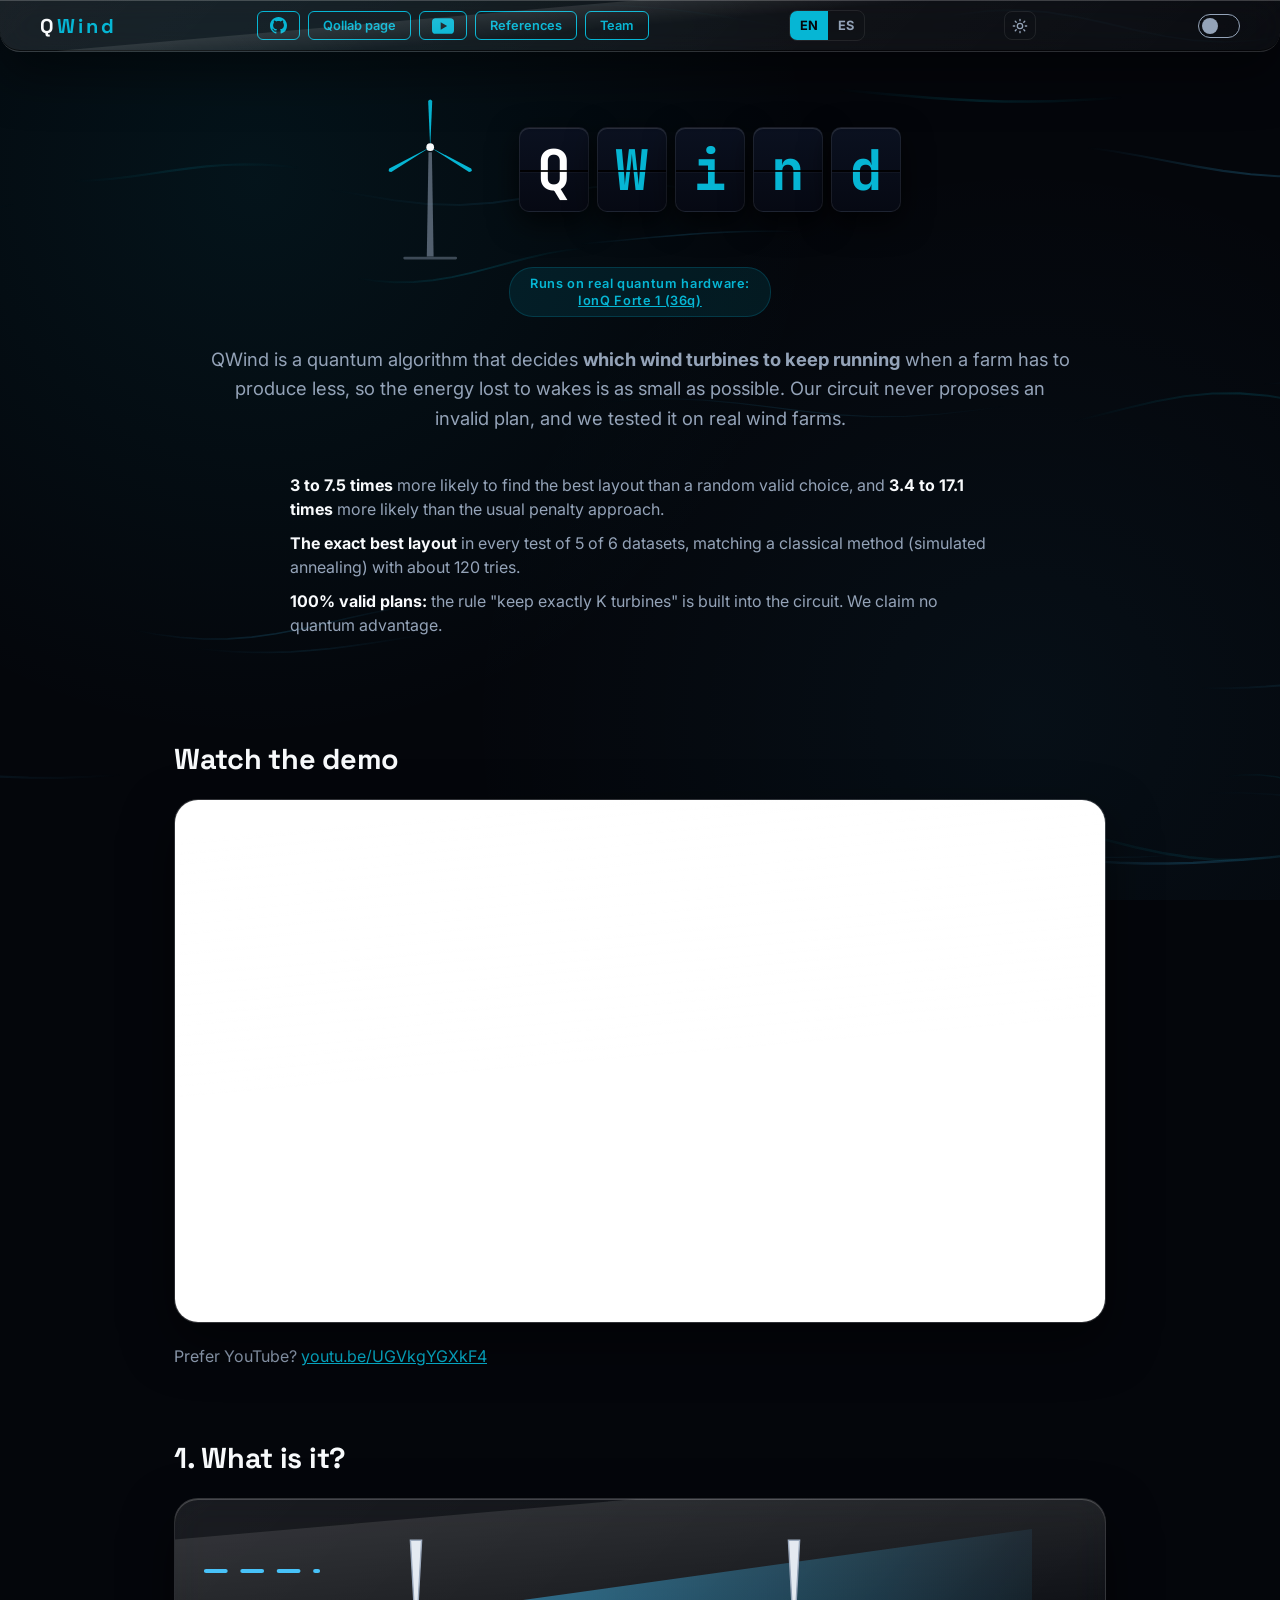
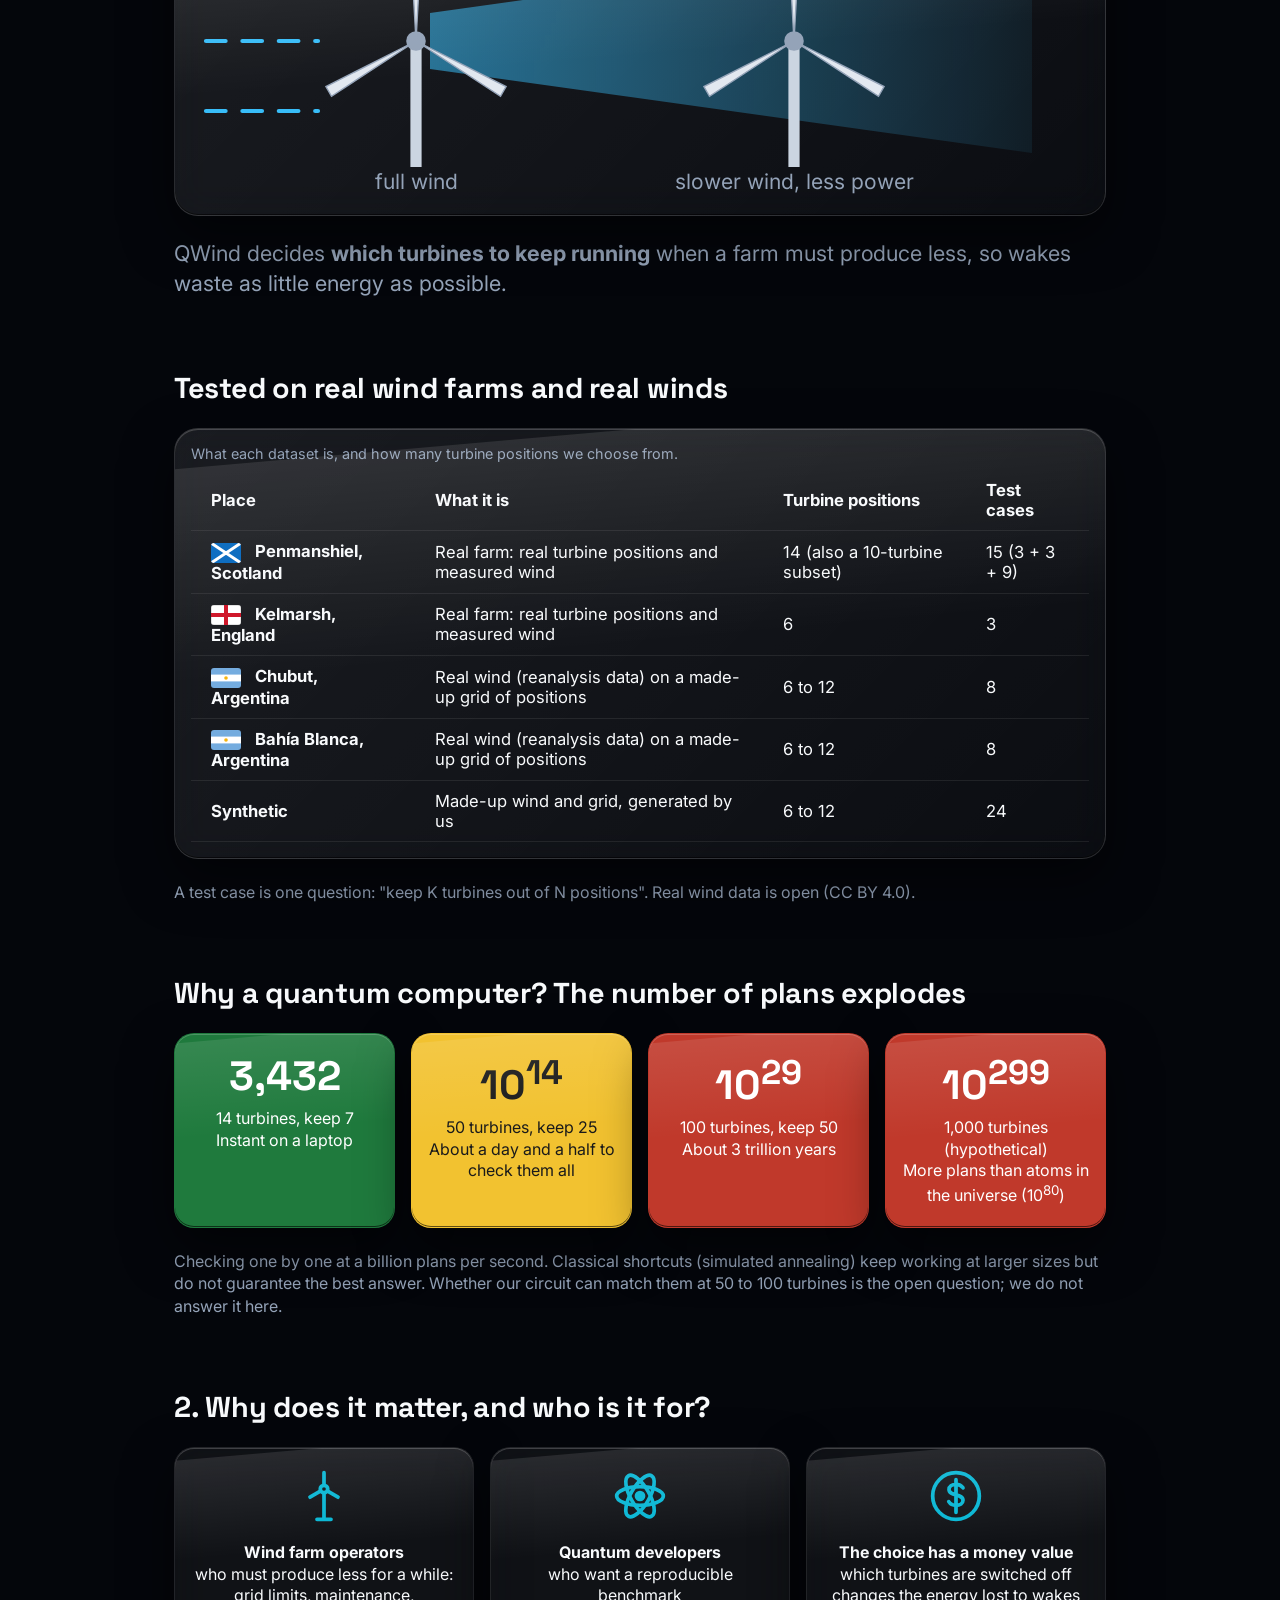
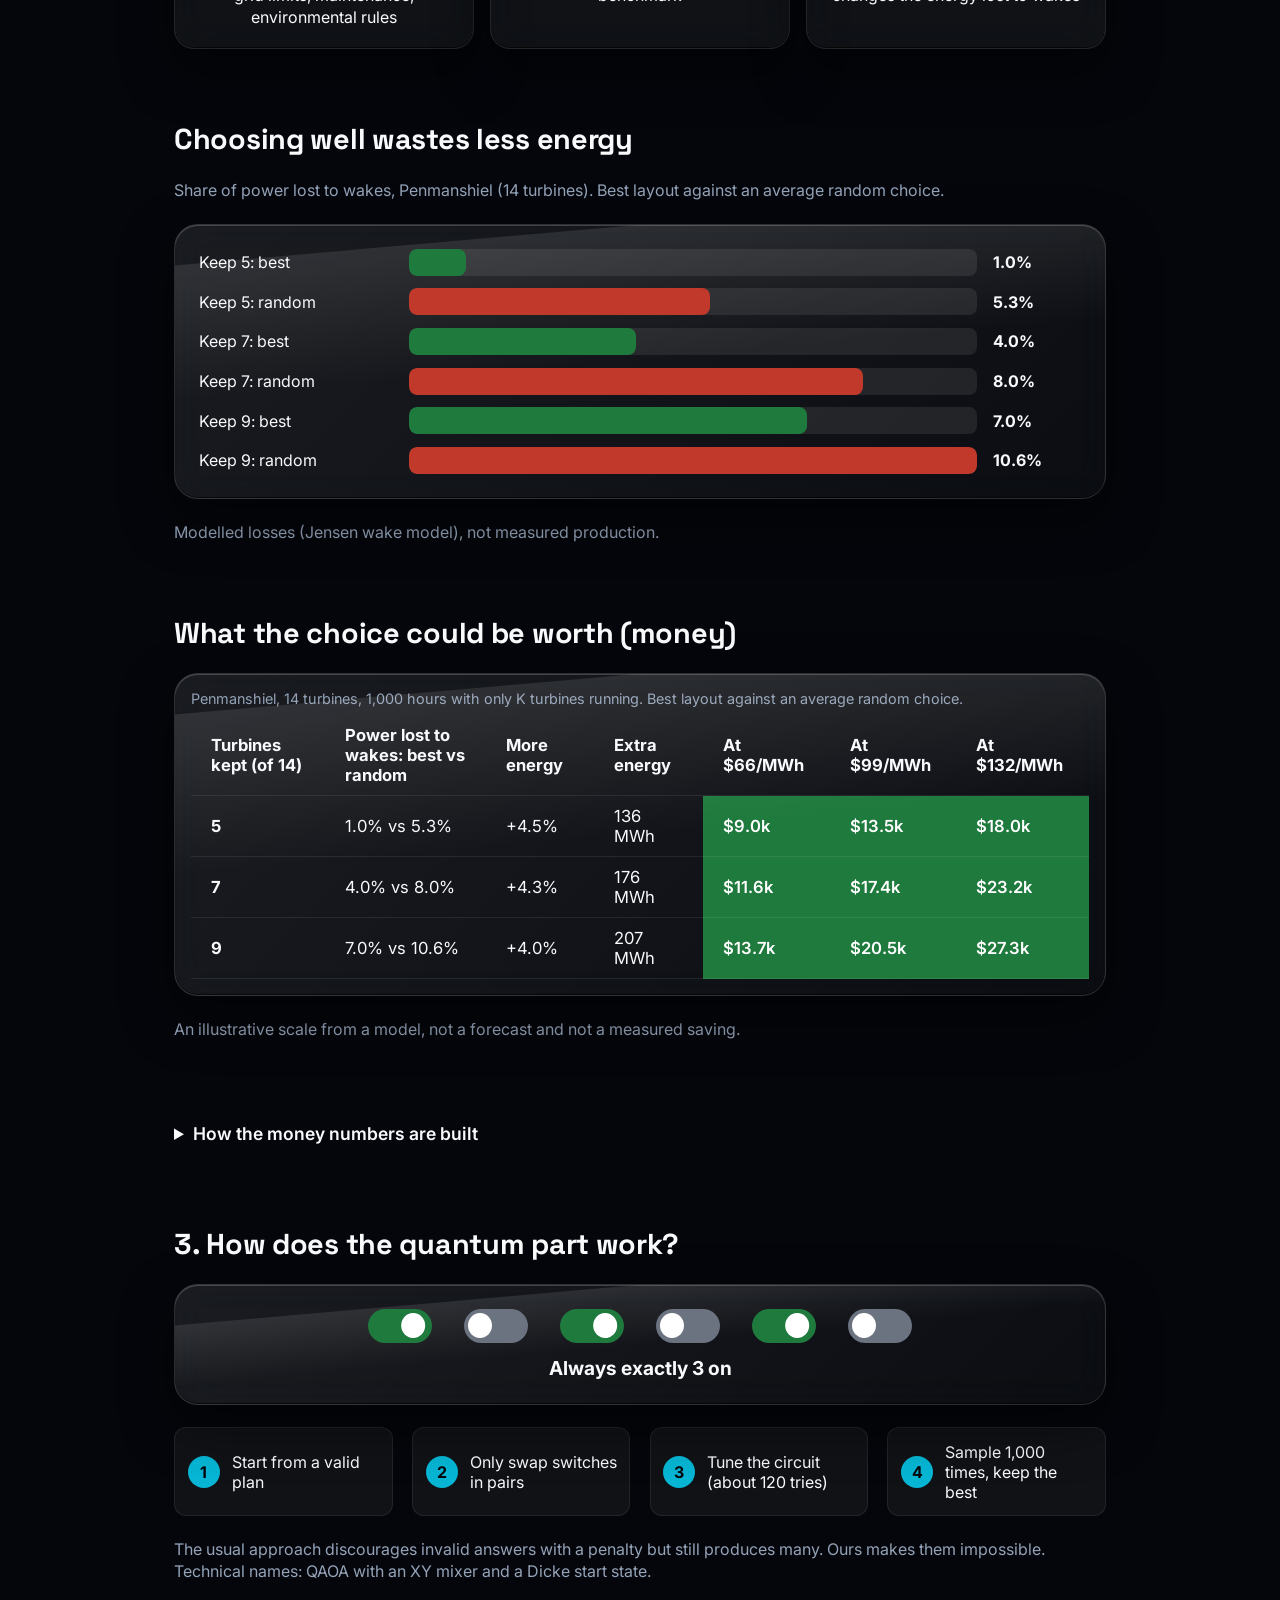
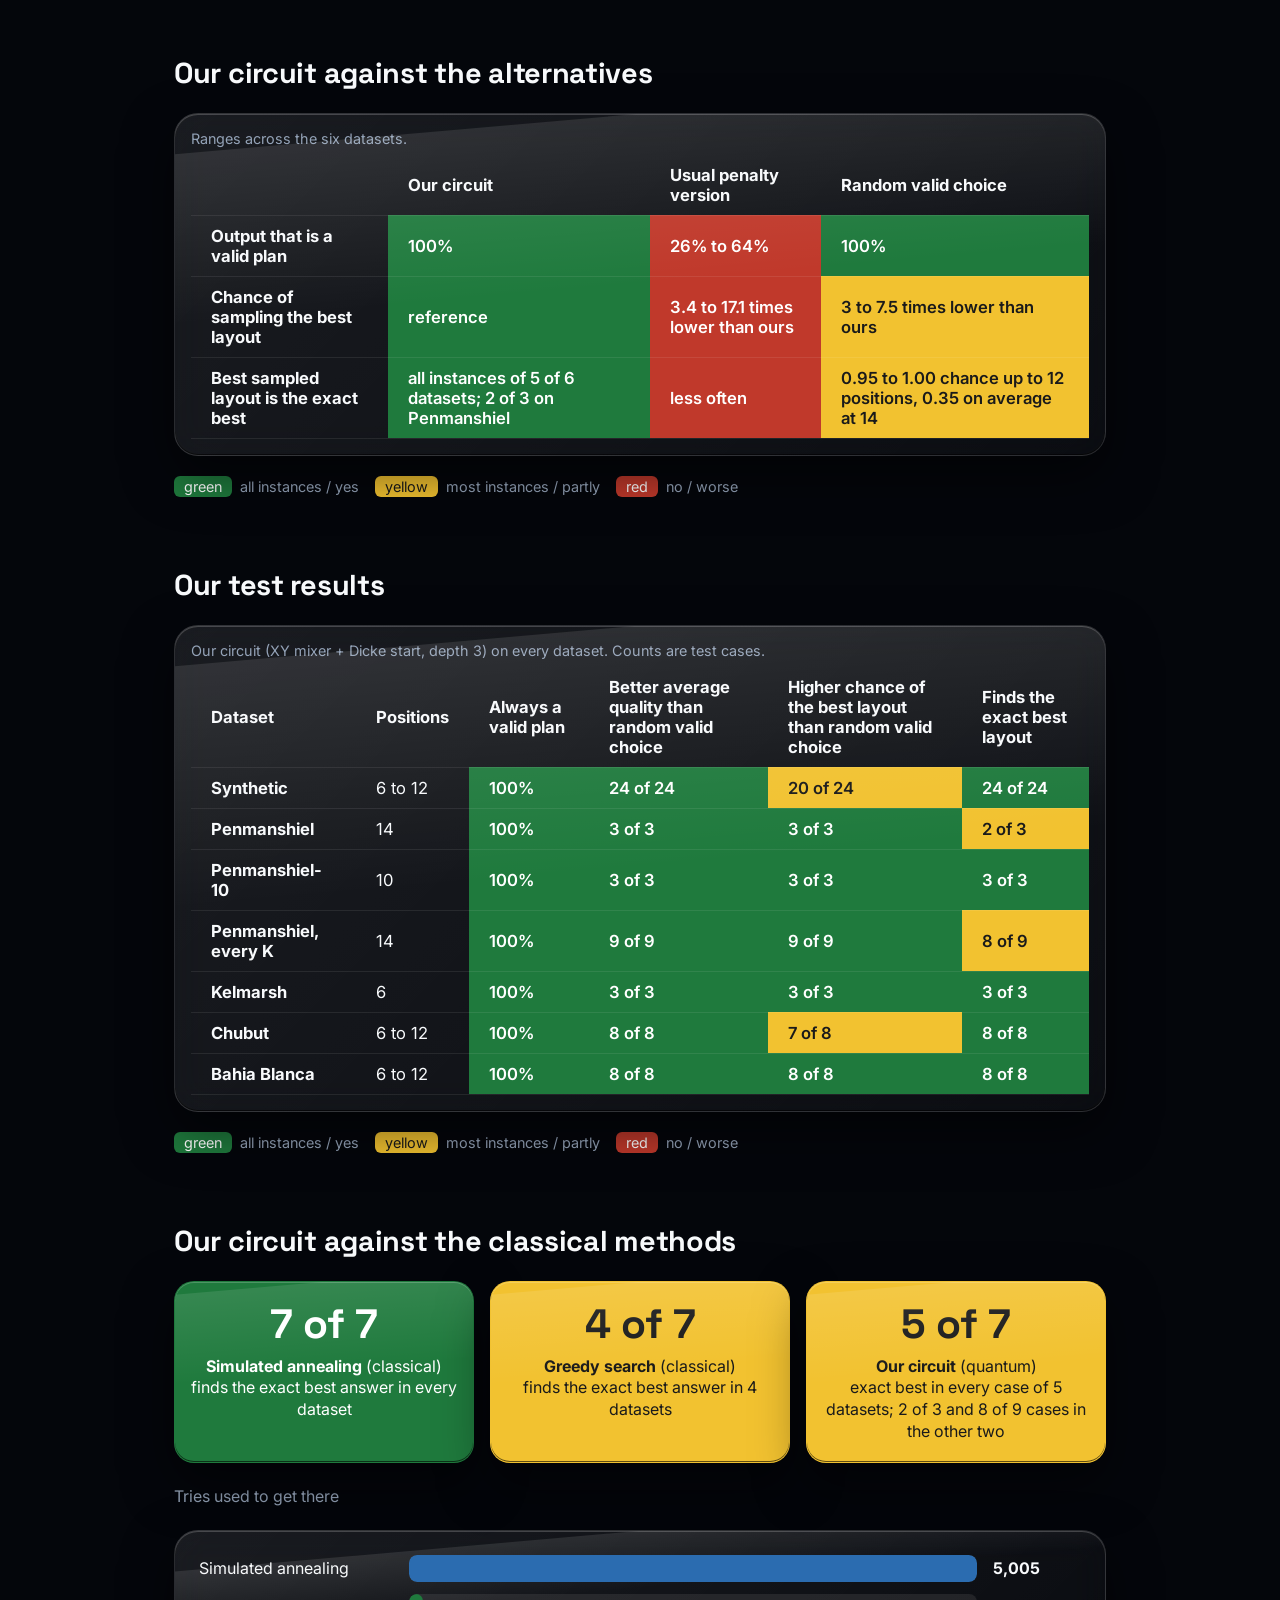
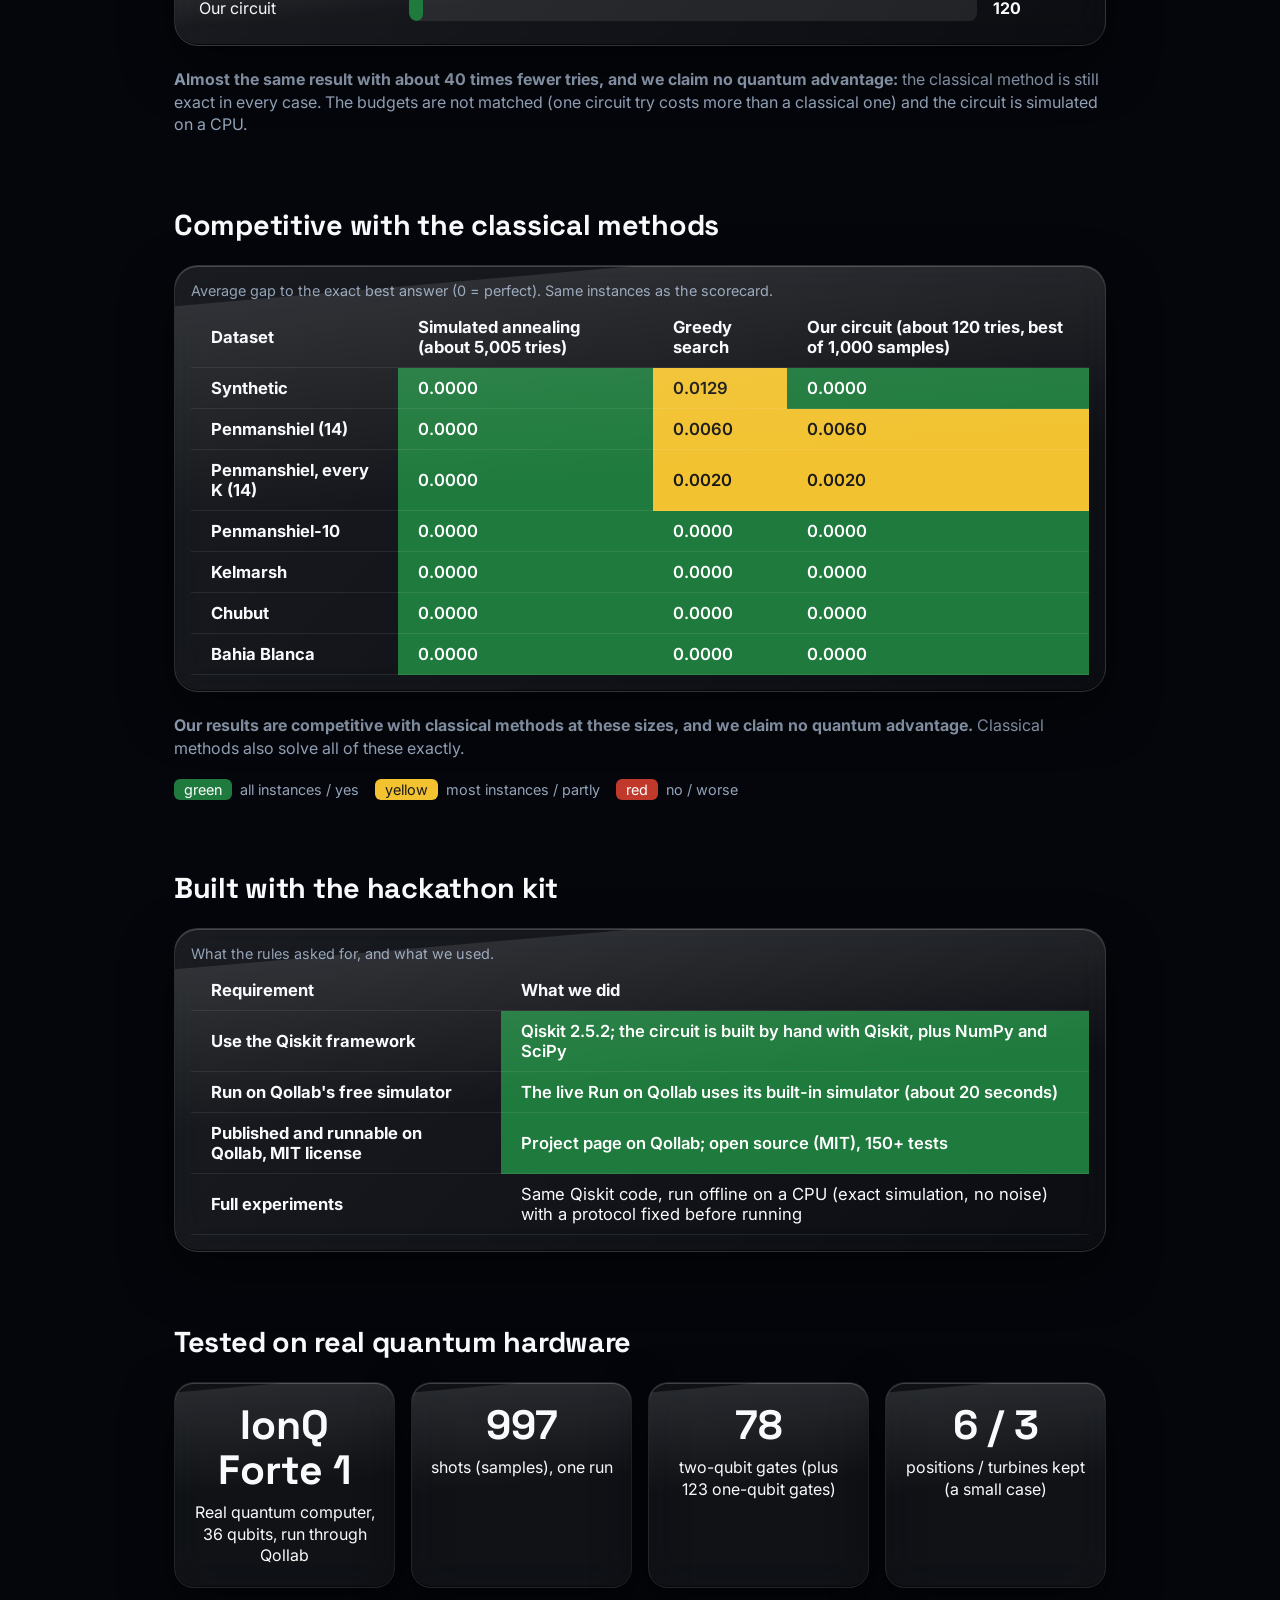
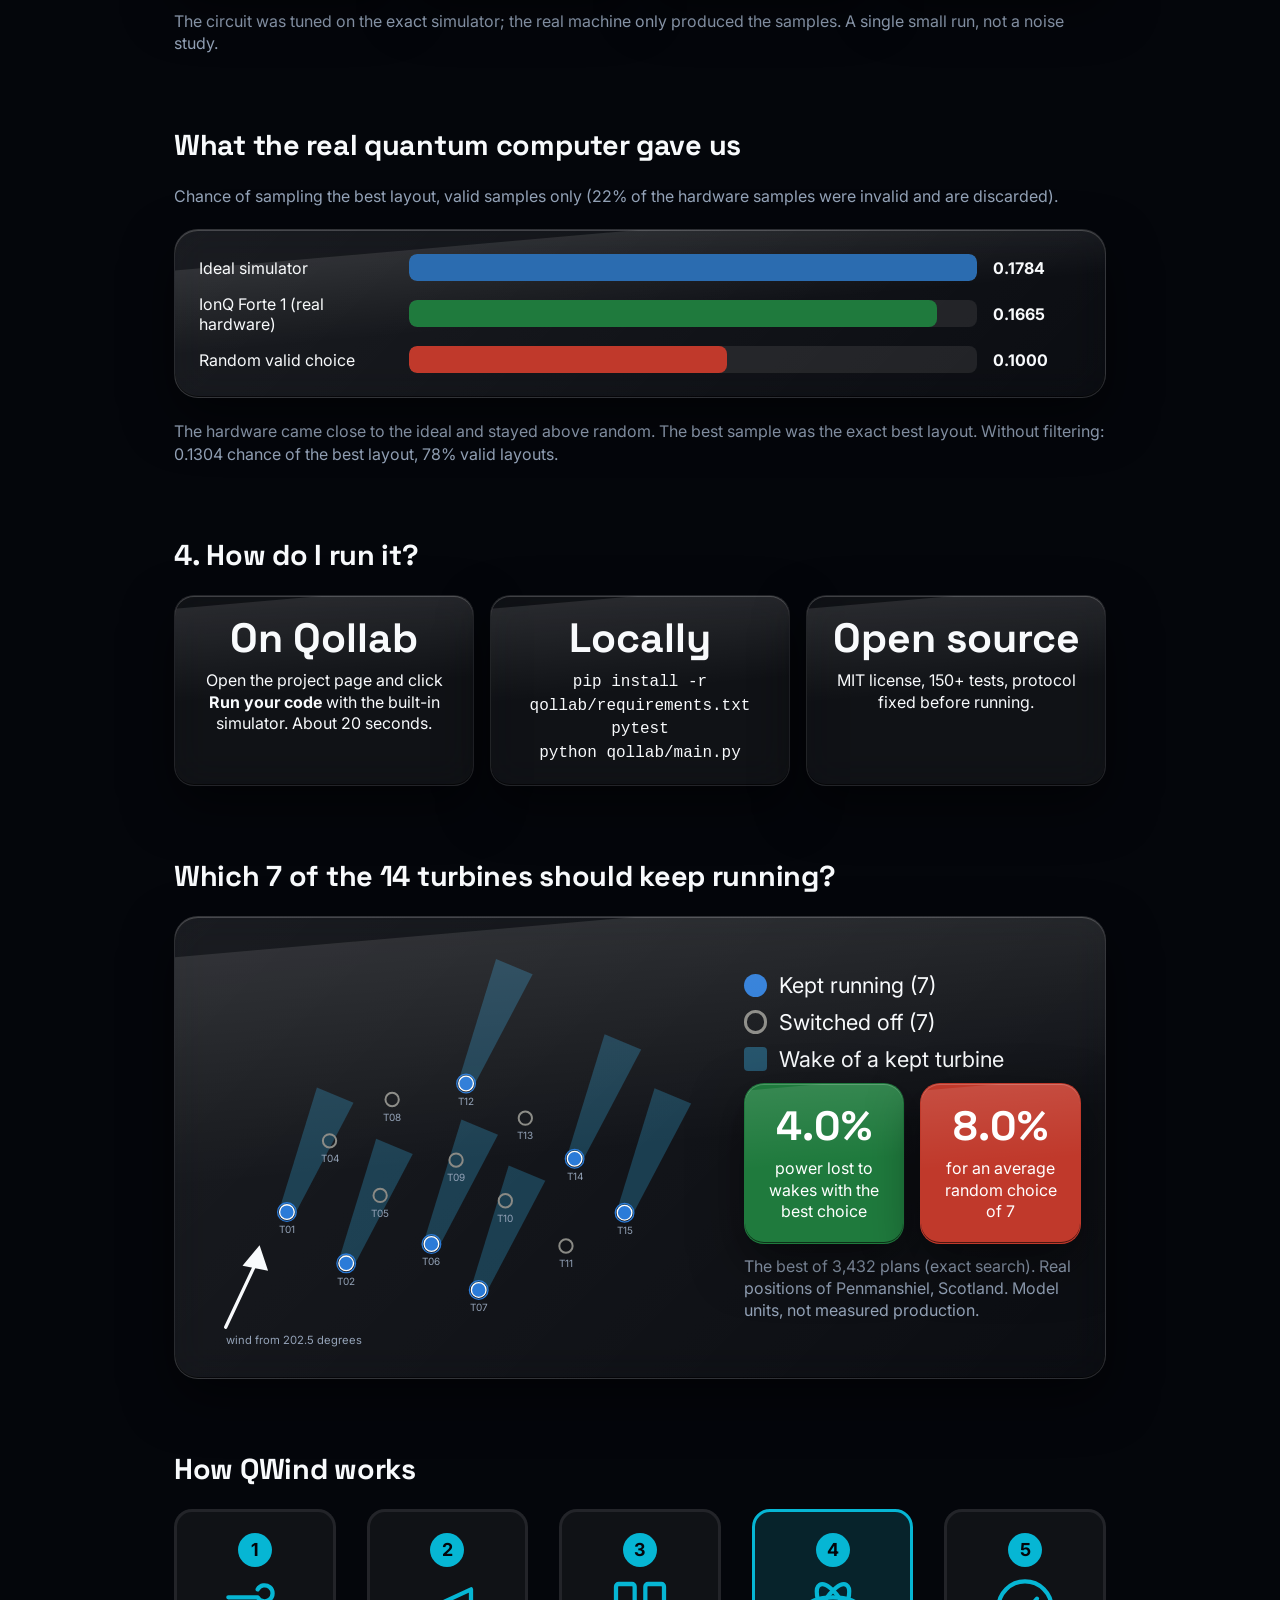
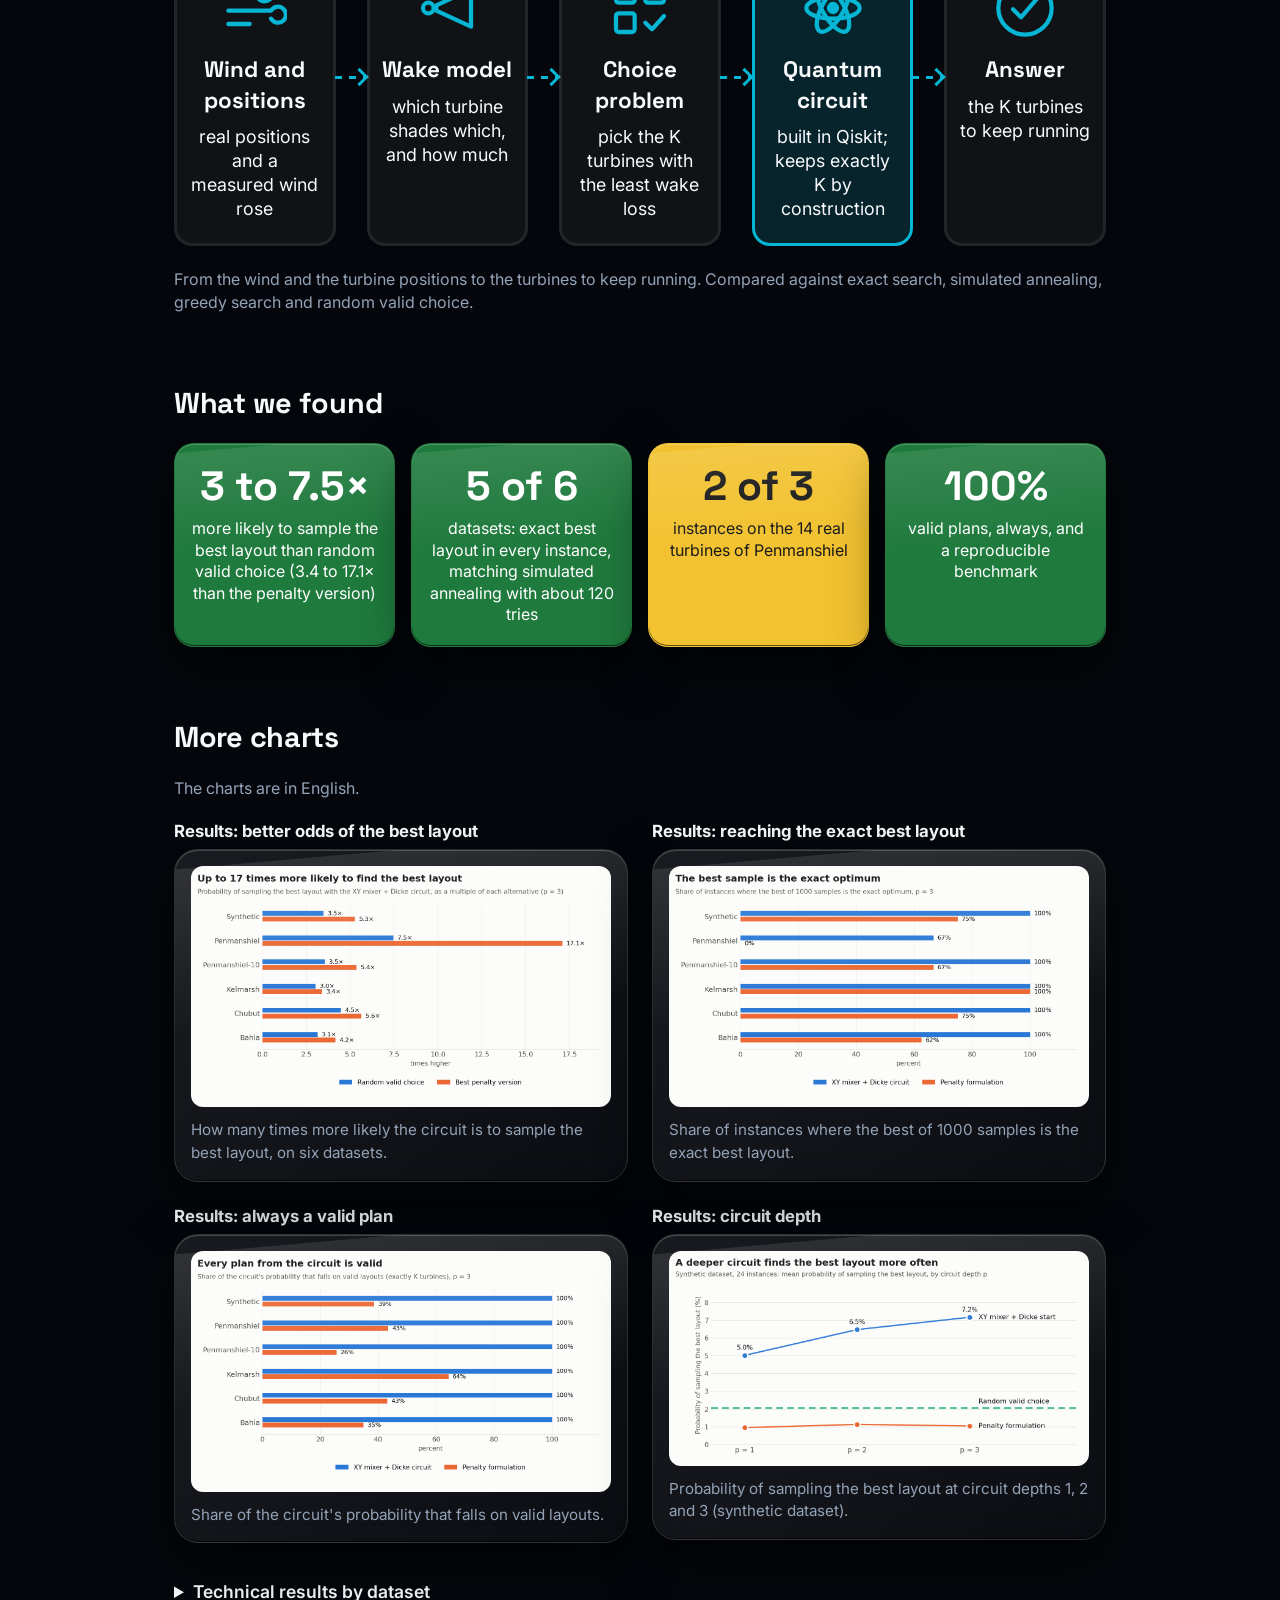
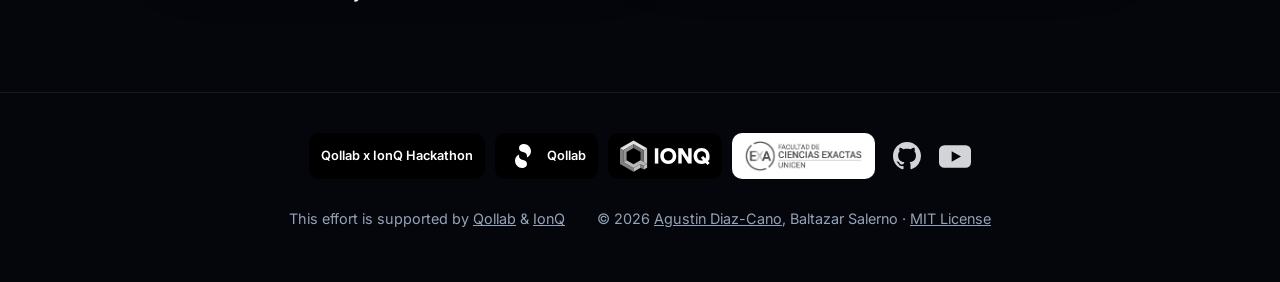
<file: web/index.html>
<!DOCTYPE html>
<!-- Generated by scripts/build_web.py from web-src/. Edit web-src/, not this file. -->
<html lang="en">
<head>
    <meta charset="UTF-8">
    <meta name="viewport" content="width=device-width, initial-scale=1.0">
    <title>QWind — Quantum Wind Farm Optimization</title>
    <script>
        // Keep the page invisible until the web fonts are ready, so text does not jump when they swap in.
        (function () {
            var root = document.documentElement;
            root.classList.add('fonts-loading');
            function done() { root.classList.remove('fonts-loading'); }
            var fonts = document.fonts && document.fonts.ready ? document.fonts.ready : Promise.resolve();
            var loaded = new Promise(function (r) { window.addEventListener('load', r); });
            Promise.all([fonts, loaded]).then(done);
            setTimeout(done, 1000);
        })();
    </script>
    <script>
        // Language (EN/ES): chosen with the switch in the navbar, remembered in the browser. English by default.
        (function () {
            var lang = 'en';
            try { var saved = localStorage.getItem('qwind-lang'); if (saved === 'es' || saved === 'en') lang = saved; } catch (e) {}
            document.documentElement.setAttribute('data-ui', lang);
            // Theme: dark by default (whatever the OS prefers); light only if the visitor chose it with the button.
            var theme = 'dark';
            try { if (localStorage.getItem('qwind-theme') === 'light') theme = 'light'; } catch (e) {}
            document.documentElement.setAttribute('data-theme', theme);
        })();
    </script>
    <link rel="preconnect" href="https://fonts.googleapis.com">
    <link rel="preconnect" href="https://fonts.gstatic.com" crossorigin>
    <link href="https://fonts.googleapis.com/css2?family=Inter:wght@300;400;500;600;700&family=Space+Grotesk:wght@500;700&family=JetBrains+Mono:wght@700&display=swap" rel="stylesheet">
    <link rel="stylesheet" href="styles.css">
</head>
<body>
    <a class="skip-link" href="#main"><span lang="en" data-lang="en">Skip to content</span><span lang="es" data-lang="es">Saltar al contenido</span></a>

    <!-- NAVBAR WITH GLASS SURFACE -->
    <nav class="glass-surface" aria-label="Site" data-es-label="Sitio">
        <a class="nav-logo" href="index.html" aria-label="QWind, back to the top" data-es-label="QWind, volver al inicio">Q<span>Wind</span></a>
        <div class="nav-links">
            <a class="btn btn-icon" href="https://github.com/agustindiazcano/qwind-qaoa-windfarm" aria-label="GitHub repository" data-es-label="Repositorio de GitHub"><svg viewBox="0 0 16 16" width="17" height="17" aria-hidden="true" focusable="false"><path fill="currentColor" d="M8 0C3.58 0 0 3.58 0 8c0 3.54 2.29 6.53 5.47 7.59.4.07.55-.17.55-.38 0-.19-.01-.82-.01-1.49-2.01.37-2.53-.49-2.69-.94-.09-.23-.48-.94-.82-1.13-.28-.15-.68-.52-.01-.53.63-.01 1.08.58 1.23.82.72 1.21 1.87.87 2.33.66.07-.52.28-.87.51-1.07-1.78-.2-3.64-.89-3.64-3.95 0-.87.31-1.59.82-2.15-.08-.2-.36-1.02.08-2.12 0 0 .67-.21 2.2.82.64-.18 1.32-.27 2-.27.68 0 1.36.09 2 .27 1.53-1.04 2.2-.82 2.2-.82.44 1.1.16 1.92.08 2.12.51.56.82 1.27.82 2.15 0 3.07-1.87 3.75-3.65 3.95.29.25.54.73.54 1.48 0 1.07-.01 1.93-.01 2.2 0 .21.15.46.55.38A8.013 8.013 0 0016 8c0-4.42-3.58-8-8-8z"/></svg></a>
            <a class="btn" href="https://qollab.xyz/u/agustindiazcano/qwind"><span lang="en" data-lang="en">Qollab page</span><span lang="es" data-lang="es">Página en Qollab</span></a>
            <a class="btn btn-icon" href="https://youtu.be/UGVkgYGXkF4" aria-label="Demo video on YouTube" data-es-label="Video de la demo en YouTube"><svg viewBox="0 0 24 17" width="22" height="16" aria-hidden="true" focusable="false"><path fill="currentColor" fill-rule="evenodd" d="M4 0h16a4 4 0 014 4v9a4 4 0 01-4 4H4a4 4 0 01-4-4V4a4 4 0 014-4zm5.5 4.5v8l7-4z"/></svg></a>
            <a class="btn" href="references.html"><span lang="en" data-lang="en">References</span><span lang="es" data-lang="es">Referencias</span></a>
            <a class="btn" href="team.html"><span lang="en" data-lang="en">Team</span><span lang="es" data-lang="es">Equipo</span></a>
        </div>
        <div class="demo-nav" id="demoNav" role="group" aria-label="Demo slides" data-es-label="Diapositivas del demo" hidden>
            <button type="button" class="slide-btn" data-slide="1" aria-label="Slide 1" data-es-label="Diapositiva 1">1</button>
            <button type="button" class="slide-btn" data-slide="2" aria-label="Slide 2" data-es-label="Diapositiva 2">2</button>
            <button type="button" class="slide-btn" data-slide="3" aria-label="Slide 3" data-es-label="Diapositiva 3">3</button>
            <button type="button" class="slide-btn" data-slide="4" aria-label="Slide 4" data-es-label="Diapositiva 4">4</button>
            <button type="button" class="slide-btn" data-slide="5" aria-label="Slide 5" data-es-label="Diapositiva 5">5</button>
            <button type="button" class="slide-btn" data-slide="6" aria-label="Slide 6" data-es-label="Diapositiva 6">6</button>
            <button type="button" class="slide-btn" data-slide="7" aria-label="Slide 7" data-es-label="Diapositiva 7">7</button>
            <button type="button" class="slide-btn" data-slide="8" aria-label="Slide 8" data-es-label="Diapositiva 8">8</button>
            <button type="button" class="slide-btn" data-slide="9" aria-label="Slide 9" data-es-label="Diapositiva 9">9</button>
            <button type="button" class="slide-btn" data-slide="10" aria-label="Slide 10" data-es-label="Diapositiva 10">10</button>
            <button type="button" class="slide-btn" data-slide="11" aria-label="Slide 11" data-es-label="Diapositiva 11">11</button>
            <button type="button" class="slide-btn" data-slide="12" aria-label="Slide 12" data-es-label="Diapositiva 12">12</button>
            <button type="button" class="slide-btn" data-slide="13" aria-label="Slide 13" data-es-label="Diapositiva 13">13</button>
            <button type="button" class="slide-btn" data-slide="14" aria-label="Slide 14" data-es-label="Diapositiva 14">14</button>
            <button type="button" class="slide-btn" data-slide="15" aria-label="Slide 15" data-es-label="Diapositiva 15">15</button>
            <button type="button" class="slide-btn" data-slide="16" aria-label="Slide 16" data-es-label="Diapositiva 16">16</button>
            <button type="button" class="slide-btn" data-slide="17" aria-label="Slide 17" data-es-label="Diapositiva 17">17</button>
            <button type="button" class="slide-btn" data-slide="18" aria-label="Slide 18" data-es-label="Diapositiva 18">18</button>
            <button type="button" class="slide-btn" data-slide="19" aria-label="Slide 19" data-es-label="Diapositiva 19">19</button>
            <button type="button" class="slide-btn" data-slide="20" aria-label="Slide 20" data-es-label="Diapositiva 20">20</button>
            <button type="button" class="slide-btn" data-slide="21" aria-label="Slide 21" data-es-label="Diapositiva 21">21</button>
            <button type="button" class="slide-btn" data-slide="22" aria-label="Slide 22" data-es-label="Diapositiva 22">22</button>
            <button type="button" class="slide-btn" data-slide="23" aria-label="Slide 23" data-es-label="Diapositiva 23">23</button>
            <button type="button" class="slide-btn" data-slide="24" aria-label="Slide 24" data-es-label="Diapositiva 24">24</button>
            <button type="button" class="slide-btn" data-slide="25" aria-label="Slide 25" data-es-label="Diapositiva 25">25</button>
            <button type="button" class="slide-btn" data-slide="26" aria-label="Slide 26" data-es-label="Diapositiva 26">26</button>
        </div>
        <div class="lang-switch" role="group" aria-label="Language" data-es-label="Idioma">
            <button type="button" class="lang-btn" data-set-lang="en" aria-pressed="true" aria-label="English">EN</button>
            <button type="button" class="lang-btn" data-set-lang="es" aria-pressed="false" aria-label="Español">ES</button>
        </div>
        <button type="button" class="theme-toggle" id="themeToggle" aria-pressed="false" aria-label="Switch to light mode"><svg class="i-sun" viewBox="0 0 24 24" width="16" height="16" fill="none" stroke="currentColor" stroke-width="2" stroke-linecap="round" aria-hidden="true" focusable="false"><circle cx="12" cy="12" r="4"/><path d="M12 2v2M12 20v2M4.9 4.9l1.4 1.4M17.7 17.7l1.4 1.4M2 12h2M20 12h2M4.9 19.1l1.4-1.4M17.7 6.3l1.4-1.4"/></svg><svg class="i-moon" viewBox="0 0 24 24" width="16" height="16" fill="none" stroke="currentColor" stroke-width="2" stroke-linecap="round" stroke-linejoin="round" aria-hidden="true" focusable="false"><path d="M21 12.8A9 9 0 1111.2 3a7 7 0 009.8 9.8z"/></svg></button>
        <div class="demo-switch">
            <button type="button" class="demo-toggle" id="demoToggle" role="switch" aria-checked="false" aria-label="Demo mode" data-es-label="Modo demo"><span class="knob" aria-hidden="true"></span></button>
            <span class="demo-label">demo</span>
        </div>
    </nav>
    <div class="short-switch" id="shortSwitch" hidden>
        <button type="button" class="demo-toggle" id="shortToggle" role="switch" aria-checked="false" aria-label="Short demo" data-es-label="Demo corta"><span class="knob" aria-hidden="true"></span></button>
        <span class="demo-label"><span lang="en" data-lang="en">short demo</span><span lang="es" data-lang="es">demo corta</span></span>
    </div>

    <!-- HERO WITH CYCLING SPLIT-FLAP (generated by scripts/build_story.py) -->
    <header>
        <div class="hero-brand">
            <svg class="hero-turbine" viewBox="0 0 120 200" width="120" height="200" aria-hidden="true" focusable="false"><path class="ht-tower" d="M58 66H62L64 188H56Z"/><path class="ht-ground" d="M30 190H90" /><g class="ht-blades"><g class="ht-spin"><path d="M60 60L57.6 6Q60 2 62.4 6Z"/><g transform="rotate(120 60 60)"><path d="M60 60L57.6 6Q60 2 62.4 6Z"/></g><g transform="rotate(240 60 60)"><path d="M60 60L57.6 6Q60 2 62.4 6Z"/></g></g></g><circle class="ht-hub" cx="60" cy="60" r="4.5"/></svg>
            <h1 class="split-flap-container" id="splitFlap" aria-label="QWind">
                <div class="split-flap-char" data-target="Q" aria-hidden="true">Q</div>
                <div class="split-flap-char" data-target="W" aria-hidden="true">W</div>
                <div class="split-flap-char" data-target="i" aria-hidden="true">i</div>
                <div class="split-flap-char" data-target="n" aria-hidden="true">n</div>
                <div class="split-flap-char" data-target="d" aria-hidden="true">d</div>
            </h1>
        </div>

        <div class="badge-pill">
            <span lang="en" data-lang="en">Runs on real quantum hardware:</span><span lang="es" data-lang="es">Corre en hardware cuántico real:</span>
            <a href="https://github.com/agustindiazcano/qwind-qaoa-windfarm#run-on-real-quantum-hardware">IonQ Forte 1 (36q)</a>
        </div>

        <div class="hero-text" lang="en" data-lang="en"><p>QWind is a quantum algorithm that decides <strong>which wind turbines to keep running</strong> when a farm has to produce less, so the energy lost to wakes is as small as possible. Our circuit never proposes an invalid plan, and we tested it on real wind farms.</p><ul class="summary-list"><li><strong>3 to 7.5 times</strong> more likely to find the best layout than a random valid choice, and <strong>3.4 to 17.1 times</strong> more likely than the usual penalty approach.</li><li><strong>The exact best layout</strong> in every test of 5 of 6 datasets, matching a classical method (simulated annealing) with about 120 tries.</li><li><strong>100% valid plans:</strong> the rule &quot;keep exactly K turbines&quot; is built into the circuit. We claim no quantum advantage.</li></ul></div>
        <div class="hero-text" lang="es" data-lang="es"><p>QWind es un algoritmo cuántico que decide <strong>qué turbinas eólicas dejar funcionando</strong> cuando un parque tiene que producir menos, para que la energía perdida por estelas sea la menor posible. Nuestro circuito nunca propone un plan inválido, y lo probamos en parques eólicos reales.</p><ul class="summary-list"><li><strong>De 3 a 7,5 veces</strong> más probable encontrar la mejor elección que con una elección válida al azar, y <strong>de 3,4 a 17,1 veces</strong> más que con el enfoque habitual de penalización.</li><li><strong>La mejor elección exacta</strong> en todas las pruebas de 5 de 6 conjuntos de datos, igualando a un método clásico (recocido simulado) con unos 120 intentos.</li><li><strong>100% de planes válidos:</strong> la regla &quot;dejar exactamente K turbinas&quot; está dentro del circuito. No afirmamos ventaja cuántica.</li></ul></div>
    </header>

    <!-- MAIN CONTENT: same story as the demo slides, in plain language -->
    <main id="main">
        <div class="home-story" lang="en" data-lang="en">
        <section class="home-section"><h2 class="section-title">Watch the demo</h2><div class="video-frame home-box glass-surface"><iframe src="https://www.youtube-nocookie.com/embed/UGVkgYGXkF4" title="QWind demo video" loading="lazy" allow="accelerometer; encrypted-media; picture-in-picture; fullscreen" referrerpolicy="strict-origin-when-cross-origin" allowfullscreen></iframe></div><p class="slide-note">Prefer YouTube? <a href="https://youtu.be/UGVkgYGXkF4">youtu.be/UGVkgYGXkF4</a></p></section>
        <section class="home-section"><h2 class="section-title">1. What is it?</h2><div class="home-box glass-surface"><svg class="illus" viewBox="0 0 640 200" role="img" aria-label="Two wind turbines in a row. The first turbine leaves a widening wake of slower air; the second turbine stands inside that wake and produces less power."><defs><linearGradient id="wk9" x1="0" x2="1"><stop offset="0" stop-color="#38bdf8" stop-opacity=".55"/><stop offset="1" stop-color="#38bdf8" stop-opacity=".08"/></linearGradient></defs><path class="wind-line" d="M10 40H90M10 90H90M10 140H90" stroke="#38bdf8" stroke-width="3" stroke-linecap="round"/><polygon class="wake" points="170,70 600,10 600,170 170,110" fill="url(#wk9)"/><g transform="translate(160 0)"><rect x="-4" y="95" width="8" height="85" fill="#cbd5e1"/><g transform="translate(0 90)"><g class="spin "><g fill="#e2e8f0" stroke="#94a3b8" stroke-width="1"><path d="M0 0L-4 -72L4 -72Z"/><path d="M0 0L-4 -72L4 -72Z" transform="rotate(120)"/><path d="M0 0L-4 -72L4 -72Z" transform="rotate(240)"/></g></g></g><circle cx="0" cy="90" r="7" fill="#94a3b8"/></g><g transform="translate(430 0)"><rect x="-4" y="95" width="8" height="85" fill="#cbd5e1"/><g transform="translate(0 90)"><g class="spin slow"><g fill="#e2e8f0" stroke="#94a3b8" stroke-width="1"><path d="M0 0L-4 -72L4 -72Z"/><path d="M0 0L-4 -72L4 -72Z" transform="rotate(120)"/><path d="M0 0L-4 -72L4 -72Z" transform="rotate(240)"/></g></g></g><circle cx="0" cy="90" r="7" fill="#94a3b8"/></g><text x="160" y="196" text-anchor="middle" fill="currentColor" font-size="15">full wind</text><text x="430" y="196" text-anchor="middle" fill="currentColor" font-size="15">slower wind, less power</text></svg></div><p class="slide-lead">QWind decides <strong>which turbines to keep running</strong> when a farm must produce less, so wakes waste as little energy as possible.</p></section>
        <section class="home-section"><h2 class="section-title">Tested on real wind farms and real winds</h2><div class="home-box glass-surface"><div class="table-wrap"><table class="slide-table slide-table-sm">
                <caption>What each dataset is, and how many turbine positions we choose from.</caption>
                <thead><tr><th scope="col">Place</th><th scope="col">What it is</th><th scope="col">Turbine positions</th><th scope="col">Test cases</th></tr></thead>
                <tbody><tr><th scope="row"><svg class="flag" viewBox="0 0 30 20" width="30" height="20" role="img" aria-label="Scotland flag"><rect width="30" height="20" fill="#0065bd"/><path d="M0 0L30 20M30 0L0 20" stroke="#fff" stroke-width="3"/></svg> Penmanshiel, Scotland</th><td>Real farm: real turbine positions and measured wind</td><td>14 (also a 10-turbine subset)</td><td>15 (3 + 3 + 9)</td></tr><tr><th scope="row"><svg class="flag" viewBox="0 0 30 20" width="30" height="20" role="img" aria-label="England flag"><rect width="30" height="20" fill="#fff" stroke="#999" stroke-width="0.6"/><path d="M15 0V20M0 10H30" stroke="#ce1124" stroke-width="4"/></svg> Kelmarsh, England</th><td>Real farm: real turbine positions and measured wind</td><td>6</td><td>3</td></tr><tr><th scope="row"><svg class="flag" viewBox="0 0 30 20" width="30" height="20" role="img" aria-label="Argentina flag"><rect width="30" height="20" fill="#74acdf"/><rect y="6.6" width="30" height="6.8" fill="#fff"/><circle cx="15" cy="10" r="1.8" fill="#f6b40e"/></svg> Chubut, Argentina</th><td>Real wind (reanalysis data) on a made-up grid of positions</td><td>6 to 12</td><td>8</td></tr><tr><th scope="row"><svg class="flag" viewBox="0 0 30 20" width="30" height="20" role="img" aria-label="Argentina flag"><rect width="30" height="20" fill="#74acdf"/><rect y="6.6" width="30" height="6.8" fill="#fff"/><circle cx="15" cy="10" r="1.8" fill="#f6b40e"/></svg> Bahía Blanca, Argentina</th><td>Real wind (reanalysis data) on a made-up grid of positions</td><td>6 to 12</td><td>8</td></tr><tr><th scope="row">Synthetic</th><td>Made-up wind and grid, generated by us</td><td>6 to 12</td><td>24</td></tr></tbody>
            </table></div></div><p class="slide-note">A test case is one question: &quot;keep K turbines out of N positions&quot;. Real wind data is open (CC BY 4.0).</p></section>
        <section class="home-section"><h2 class="section-title">Why a quantum computer? The number of plans explodes</h2><div class="cards cards-4"><div class="card glass-surface tl tl-green"><div class="card-big">3,432</div><div class="card-label">14 turbines, keep 7<br>Instant on a laptop</div></div><div class="card glass-surface tl tl-yellow"><div class="card-big">10<sup>14</sup></div><div class="card-label">50 turbines, keep 25<br>About a day and a half to check them all</div></div><div class="card glass-surface tl tl-red"><div class="card-big">10<sup>29</sup></div><div class="card-label">100 turbines, keep 50<br>About 3 trillion years</div></div><div class="card glass-surface tl tl-red"><div class="card-big">10<sup>299</sup></div><div class="card-label">1,000 turbines (hypothetical)<br>More plans than atoms in the universe (10<sup>80</sup>)</div></div></div><p class="slide-note">Checking one by one at a billion plans per second. Classical shortcuts (simulated annealing) keep working at larger sizes but do not guarantee the best answer. Whether our circuit can match them at 50 to 100 turbines is the open question; we do not answer it here.</p></section>
        <section class="home-section"><h2 class="section-title">2. Why does it matter, and who is it for?</h2><div class="cards cards-3"><div class="card glass-surface "><div class="card-big"><svg class="icon" viewBox="0 0 24 24" width="64" height="64" fill="none" stroke="currentColor" stroke-width="1.6" stroke-linecap="round" stroke-linejoin="round" aria-hidden="true" focusable="false"><circle cx="12" cy="9" r="1.6"/><path d="M12 7.4V2M13.4 9.8l4.6 2.7M10.6 9.8L6 12.5M12 10.6V22M9 22h6"/></svg></div><div class="card-label"><strong>Wind farm operators</strong><br>who must produce less for a while: grid limits, maintenance, environmental rules</div></div><div class="card glass-surface "><div class="card-big"><svg class="icon" viewBox="0 0 24 24" width="64" height="64" fill="none" stroke="currentColor" stroke-width="1.6" stroke-linecap="round" stroke-linejoin="round" aria-hidden="true" focusable="false"><circle cx="12" cy="12" r="1.5" fill="currentColor"/><ellipse cx="12" cy="12" rx="10" ry="4"/><ellipse cx="12" cy="12" rx="10" ry="4" transform="rotate(60 12 12)"/><ellipse cx="12" cy="12" rx="10" ry="4" transform="rotate(120 12 12)"/></svg></div><div class="card-label"><strong>Quantum developers</strong><br>who want a reproducible benchmark</div></div><div class="card glass-surface "><div class="card-big"><svg class="icon" viewBox="0 0 24 24" width="64" height="64" fill="none" stroke="currentColor" stroke-width="1.6" stroke-linecap="round" stroke-linejoin="round" aria-hidden="true" focusable="false"><circle cx="12" cy="12" r="10"/><path d="M15 8.5c-.6-.9-1.7-1.5-3-1.5-1.7 0-3 .9-3 2.2 0 3 6 1.6 6 4.6 0 1.3-1.3 2.2-3 2.2-1.4 0-2.5-.6-3.1-1.6M12 5v14"/></svg></div><div class="card-label"><strong>The choice has a money value</strong><br>which turbines are switched off changes the energy lost to wakes</div></div></div></section>
        <section class="home-section"><h2 class="section-title">Choosing well wastes less energy</h2><p class="slide-note">Share of power lost to wakes, Penmanshiel (14 turbines). Best layout against an average random choice.</p><div class="pbars home-box glass-surface"><div class="pbar-row"><span class="pbar-label">Keep 5: best</span><span class="pbar-track"><span class="pbar-fill pf-green" style="--w:10%"></span></span><span class="pbar-val">1.0%</span></div><div class="pbar-row"><span class="pbar-label">Keep 5: random</span><span class="pbar-track"><span class="pbar-fill pf-red" style="--w:53%"></span></span><span class="pbar-val">5.3%</span></div><div class="pbar-row"><span class="pbar-label">Keep 7: best</span><span class="pbar-track"><span class="pbar-fill pf-green" style="--w:40%"></span></span><span class="pbar-val">4.0%</span></div><div class="pbar-row"><span class="pbar-label">Keep 7: random</span><span class="pbar-track"><span class="pbar-fill pf-red" style="--w:80%"></span></span><span class="pbar-val">8.0%</span></div><div class="pbar-row"><span class="pbar-label">Keep 9: best</span><span class="pbar-track"><span class="pbar-fill pf-green" style="--w:70%"></span></span><span class="pbar-val">7.0%</span></div><div class="pbar-row"><span class="pbar-label">Keep 9: random</span><span class="pbar-track"><span class="pbar-fill pf-red" style="--w:100%"></span></span><span class="pbar-val">10.6%</span></div></div><p class="slide-note">Modelled losses (Jensen wake model), not measured production.</p></section>
        <section class="home-section"><h2 class="section-title">What the choice could be worth (money)</h2><div class="home-box glass-surface"><div class="table-wrap"><table class="slide-table slide-table-sm">
                <caption>Penmanshiel, 14 turbines, 1,000 hours with only K turbines running. Best layout against an average random choice.</caption>
                <thead><tr><th scope="col">Turbines kept (of 14)</th><th scope="col">Power lost to wakes: best vs random</th><th scope="col">More energy</th><th scope="col">Extra energy</th><th scope="col">At $66/MWh</th><th scope="col">At $99/MWh</th><th scope="col">At $132/MWh</th></tr></thead>
                <tbody><tr><th scope="row">5</th><td>1.0% vs 5.3%</td><td>+4.5%</td><td>136 MWh</td><td class="tl tl-green">$9.0k</td><td class="tl tl-green">$13.5k</td><td class="tl tl-green">$18.0k</td></tr><tr><th scope="row">7</th><td>4.0% vs 8.0%</td><td>+4.3%</td><td>176 MWh</td><td class="tl tl-green">$11.6k</td><td class="tl tl-green">$17.4k</td><td class="tl tl-green">$23.2k</td></tr><tr><th scope="row">9</th><td>7.0% vs 10.6%</td><td>+4.0%</td><td>207 MWh</td><td class="tl tl-green">$13.7k</td><td class="tl tl-green">$20.5k</td><td class="tl tl-green">$27.3k</td></tr></tbody>
            </table></div></div><p class="slide-note">An illustrative scale from a model, not a forecast and not a measured saving.</p></section>
        <details class="home-details"><summary>How the money numbers are built</summary><div class="home-box glass-surface"><div class="table-wrap"><table class="slide-table slide-table-sm">
                <caption>Every assumption behind the previous table.</caption>
                <thead><tr><th scope="col">Assumption</th><th scope="col">Value</th></tr></thead>
                <tbody><tr><th scope="row">Output of each running turbine</th><td>637 kW on average (measured in 2019, 31.1% capacity factor)</td></tr><tr><th scope="row">Time in that configuration</th><td>1,000 hours (a year has 8,760)</td></tr><tr><th scope="row">Wake losses</th><td>From our wake model (Jensen), best choice vs average random choice</td></tr><tr><th scope="row">Energy prices</th><td>£50, £75 and £100 per MWh = $66, $99 and $132 (1 GBP = 1.3220 USD, ECB rate of 2026-10-09)</td></tr><tr><th scope="row">Not counted</th><td>Costs, contracts, and what an operator does today</td></tr></tbody>
            </table></div></div></details>
        <section class="home-section"><h2 class="section-title">3. How does the quantum part work?</h2><div class="switches home-box glass-surface" role="img" aria-label="Six switches, one per turbine. Switches are swapped in pairs, so the number of switches on never changes."><div class="sw-row"><span class="sw a" style="--d:0s"><span class="knob"></span></span><span class="sw b" style="--d:0s"><span class="knob"></span></span><span class="sw a" style="--d:1.3s"><span class="knob"></span></span><span class="sw b" style="--d:1.3s"><span class="knob"></span></span><span class="sw a" style="--d:2.6s"><span class="knob"></span></span><span class="sw b" style="--d:2.6s"><span class="knob"></span></span></div><p class="sw-count">Always exactly 3 on</p></div>
            <ol class="steps">
                <li class="home-lift"><span>1</span>Start from a valid plan</li>
                <li class="home-lift"><span>2</span>Only swap switches in pairs</li>
                <li class="home-lift"><span>3</span>Tune the circuit (about 120 tries)</li>
                <li class="home-lift"><span>4</span>Sample 1,000 times, keep the best</li>
            </ol>
            <p class="slide-note">The usual approach discourages invalid answers with a penalty but still produces many. Ours makes them impossible. Technical names: QAOA with an XY mixer and a Dicke start state.</p></section>
        <section class="home-section"><h2 class="section-title">Our circuit against the alternatives</h2><div class="home-box glass-surface"><div class="table-wrap"><table class="slide-table slide-table-sm">
                <caption>Ranges across the six datasets.</caption>
                <thead><tr><th scope="col"></th><th scope="col">Our circuit</th><th scope="col">Usual penalty version</th><th scope="col">Random valid choice</th></tr></thead>
                <tbody><tr><th scope="row">Output that is a valid plan</th><td class="tl tl-green">100%</td><td class="tl tl-red">26% to 64%</td><td class="tl tl-green">100%</td></tr><tr><th scope="row">Chance of sampling the best layout</th><td class="tl tl-green">reference</td><td class="tl tl-red">3.4 to 17.1 times lower than ours</td><td class="tl tl-yellow">3 to 7.5 times lower than ours</td></tr><tr><th scope="row">Best sampled layout is the exact best</th><td class="tl tl-green">all instances of 5 of 6 datasets; 2 of 3 on Penmanshiel</td><td class="tl tl-red">less often</td><td class="tl tl-yellow">0.95 to 1.00 chance up to 12 positions, 0.35 on average at 14</td></tr></tbody>
            </table></div></div><p class="slide-legend"><span class="tl tl-green">green</span> all instances / yes <span class="tl tl-yellow">yellow</span> most instances / partly <span class="tl tl-red">red</span> no / worse</p></section>
        <section class="home-section"><h2 class="section-title">Our test results</h2><div class="home-box glass-surface"><div class="table-wrap"><table class="slide-table slide-table-sm">
                <caption>Our circuit (XY mixer + Dicke start, depth 3) on every dataset. Counts are test cases.</caption>
                <thead><tr><th scope="col">Dataset</th><th scope="col">Positions</th><th scope="col">Always a valid plan</th><th scope="col">Better average quality than random valid choice</th><th scope="col">Higher chance of the best layout than random valid choice</th><th scope="col">Finds the exact best layout</th></tr></thead>
                <tbody><tr><th scope="row">Synthetic</th><td>6 to 12</td><td class="tl tl-green">100%</td><td class="tl tl-green">24 of 24</td><td class="tl tl-yellow">20 of 24</td><td class="tl tl-green">24 of 24</td></tr><tr><th scope="row">Penmanshiel</th><td>14</td><td class="tl tl-green">100%</td><td class="tl tl-green">3 of 3</td><td class="tl tl-green">3 of 3</td><td class="tl tl-yellow">2 of 3</td></tr><tr><th scope="row">Penmanshiel-10</th><td>10</td><td class="tl tl-green">100%</td><td class="tl tl-green">3 of 3</td><td class="tl tl-green">3 of 3</td><td class="tl tl-green">3 of 3</td></tr><tr><th scope="row">Penmanshiel, every K</th><td>14</td><td class="tl tl-green">100%</td><td class="tl tl-green">9 of 9</td><td class="tl tl-green">9 of 9</td><td class="tl tl-yellow">8 of 9</td></tr><tr><th scope="row">Kelmarsh</th><td>6</td><td class="tl tl-green">100%</td><td class="tl tl-green">3 of 3</td><td class="tl tl-green">3 of 3</td><td class="tl tl-green">3 of 3</td></tr><tr><th scope="row">Chubut</th><td>6 to 12</td><td class="tl tl-green">100%</td><td class="tl tl-green">8 of 8</td><td class="tl tl-yellow">7 of 8</td><td class="tl tl-green">8 of 8</td></tr><tr><th scope="row">Bahia Blanca</th><td>6 to 12</td><td class="tl tl-green">100%</td><td class="tl tl-green">8 of 8</td><td class="tl tl-green">8 of 8</td><td class="tl tl-green">8 of 8</td></tr></tbody>
            </table></div></div><p class="slide-legend"><span class="tl tl-green">green</span> all instances / yes <span class="tl tl-yellow">yellow</span> most instances / partly <span class="tl tl-red">red</span> no / worse</p></section>
        <section class="home-section"><h2 class="section-title">Our circuit against the classical methods</h2><div class="cards cards-3"><div class="card glass-surface tl tl-green"><div class="card-big">7 of 7</div><div class="card-label"><strong>Simulated annealing</strong> (classical)<br>finds the exact best answer in every dataset</div></div><div class="card glass-surface tl tl-yellow"><div class="card-big">4 of 7</div><div class="card-label"><strong>Greedy search</strong> (classical)<br>finds the exact best answer in 4 datasets</div></div><div class="card glass-surface tl tl-yellow"><div class="card-big">5 of 7</div><div class="card-label"><strong>Our circuit</strong> (quantum)<br>exact best in every case of 5 datasets; 2 of 3 and 8 of 9 cases in the other two</div></div></div><p class="slide-note">Tries used to get there</p><div class="pbars home-box glass-surface"><div class="pbar-row"><span class="pbar-label">Simulated annealing</span><span class="pbar-track"><span class="pbar-fill pf-blue" style="--w:100%"></span></span><span class="pbar-val">5,005</span></div><div class="pbar-row"><span class="pbar-label">Our circuit</span><span class="pbar-track"><span class="pbar-fill pf-green" style="--w:2.4%"></span></span><span class="pbar-val">120</span></div></div><p class="slide-note"><strong>Almost the same result with about 40 times fewer tries, and we claim no quantum advantage:</strong> the classical method is still exact in every case. The budgets are not matched (one circuit try costs more than a classical one) and the circuit is simulated on a CPU.</p></section>
        <section class="home-section"><h2 class="section-title">Competitive with the classical methods</h2><div class="home-box glass-surface"><div class="table-wrap"><table class="slide-table slide-table-sm">
                <caption>Average gap to the exact best answer (0 = perfect). Same instances as the scorecard.</caption>
                <thead><tr><th scope="col">Dataset</th><th scope="col">Simulated annealing (about 5,005 tries)</th><th scope="col">Greedy search</th><th scope="col">Our circuit (about 120 tries, best of 1,000 samples)</th></tr></thead>
                <tbody><tr><th scope="row">Synthetic</th><td class="tl tl-green">0.0000</td><td class="tl tl-yellow">0.0129</td><td class="tl tl-green">0.0000</td></tr><tr><th scope="row">Penmanshiel (14)</th><td class="tl tl-green">0.0000</td><td class="tl tl-yellow">0.0060</td><td class="tl tl-yellow">0.0060</td></tr><tr><th scope="row">Penmanshiel, every K (14)</th><td class="tl tl-green">0.0000</td><td class="tl tl-yellow">0.0020</td><td class="tl tl-yellow">0.0020</td></tr><tr><th scope="row">Penmanshiel-10</th><td class="tl tl-green">0.0000</td><td class="tl tl-green">0.0000</td><td class="tl tl-green">0.0000</td></tr><tr><th scope="row">Kelmarsh</th><td class="tl tl-green">0.0000</td><td class="tl tl-green">0.0000</td><td class="tl tl-green">0.0000</td></tr><tr><th scope="row">Chubut</th><td class="tl tl-green">0.0000</td><td class="tl tl-green">0.0000</td><td class="tl tl-green">0.0000</td></tr><tr><th scope="row">Bahia Blanca</th><td class="tl tl-green">0.0000</td><td class="tl tl-green">0.0000</td><td class="tl tl-green">0.0000</td></tr></tbody>
            </table></div></div><p class="slide-note"><strong>Our results are competitive with classical methods at these sizes, and we claim no quantum advantage.</strong> Classical methods also solve all of these exactly.</p><p class="slide-legend"><span class="tl tl-green">green</span> all instances / yes <span class="tl tl-yellow">yellow</span> most instances / partly <span class="tl tl-red">red</span> no / worse</p></section>
        <section class="home-section"><h2 class="section-title">Built with the hackathon kit</h2><div class="home-box glass-surface"><div class="table-wrap"><table class="slide-table slide-table-sm">
                <caption>What the rules asked for, and what we used.</caption>
                <thead><tr><th scope="col">Requirement</th><th scope="col">What we did</th></tr></thead>
                <tbody><tr><th scope="row">Use the Qiskit framework</th><td class="tl tl-green">Qiskit 2.5.2; the circuit is built by hand with Qiskit, plus NumPy and SciPy</td></tr><tr><th scope="row">Run on Qollab's free simulator</th><td class="tl tl-green">The live Run on Qollab uses its built-in simulator (about 20 seconds)</td></tr><tr><th scope="row">Published and runnable on Qollab, MIT license</th><td class="tl tl-green">Project page on Qollab; open source (MIT), 150+ tests</td></tr><tr><th scope="row">Full experiments</th><td>Same Qiskit code, run offline on a CPU (exact simulation, no noise) with a protocol fixed before running</td></tr></tbody>
            </table></div></div></section>
        <section class="home-section"><h2 class="section-title">Tested on real quantum hardware</h2><div class="cards cards-4"><div class="card glass-surface "><div class="card-big">IonQ Forte 1</div><div class="card-label">Real quantum computer, 36 qubits, run through Qollab</div></div><div class="card glass-surface "><div class="card-big">997</div><div class="card-label">shots (samples), one run</div></div><div class="card glass-surface "><div class="card-big">78</div><div class="card-label">two-qubit gates (plus 123 one-qubit gates)</div></div><div class="card glass-surface "><div class="card-big">6 / 3</div><div class="card-label">positions / turbines kept (a small case)</div></div></div><p class="slide-note">The circuit was tuned on the exact simulator; the real machine only produced the samples. A single small run, not a noise study.</p></section>
        <section class="home-section"><h2 class="section-title">What the real quantum computer gave us</h2><p class="slide-note">Chance of sampling the best layout, valid samples only (22% of the hardware samples were invalid and are discarded).</p><div class="pbars home-box glass-surface"><div class="pbar-row"><span class="pbar-label">Ideal simulator</span><span class="pbar-track"><span class="pbar-fill pf-blue" style="--w:100%"></span></span><span class="pbar-val">0.1784</span></div><div class="pbar-row"><span class="pbar-label">IonQ Forte 1 (real hardware)</span><span class="pbar-track"><span class="pbar-fill pf-green" style="--w:93%"></span></span><span class="pbar-val">0.1665</span></div><div class="pbar-row"><span class="pbar-label">Random valid choice</span><span class="pbar-track"><span class="pbar-fill pf-red" style="--w:56%"></span></span><span class="pbar-val">0.1000</span></div></div><p class="slide-note">The hardware came close to the ideal and stayed above random. The best sample was the exact best layout. Without filtering: 0.1304 chance of the best layout, 78% valid layouts.</p></section>
        <section class="home-section"><h2 class="section-title">4. How do I run it?</h2><div class="cards cards-3"><div class="card glass-surface "><div class="card-big">On Qollab</div><div class="card-label">Open the project page and click <strong>Run your code</strong> with the built-in simulator. About 20 seconds.</div></div><div class="card glass-surface "><div class="card-big">Locally</div><div class="card-label"><code>pip install -r qollab/requirements.txt pytest</code><br><code>python qollab/main.py</code></div></div><div class="card glass-surface "><div class="card-big">Open source</div><div class="card-label">MIT license, 150+ tests, protocol fixed before running.</div></div></div></section>
        <section class="home-section"><h2 class="section-title">Which 7 of the 14 turbines should keep running?</h2><div class="dmap-wrap home-box glass-surface"><svg class="dmap" viewBox="230 190 760 620" role="img" aria-label="Top view of the 14 real turbine positions of the Penmanshiel wind farm in Scotland. Seven turbines are blue (kept running) and seven are grey outlines (switched off); light blue strips downwind of the blue turbines show their wakes. An arrow shows the dominant wind direction."><polygon class="dmap-wake" points="373,602 351,592 407,410 462,433"/><polygon class="dmap-wake" points="462,679 440,669 496,487 551,510"/><polygon class="dmap-wake" points="590,650 568,640 624,458 679,481"/><polygon class="dmap-wake" points="661,719 639,709 695,527 750,550"/><polygon class="dmap-wake" points="642,409 620,399 676,217 731,240"/><polygon class="dmap-wake" points="805,522 783,512 839,330 894,353"/><polygon class="dmap-wake" points="880,603 858,593 914,411 969,434"/><g class="dmap-on"><circle class="dmap-ring" cx="362" cy="597" r="14"/><circle cx="362" cy="597" r="11"/><text x="362" y="629">T01</text></g><g class="dmap-on"><circle class="dmap-ring" cx="451" cy="674" r="14"/><circle cx="451" cy="674" r="11"/><text x="451" y="706">T02</text></g><g class="dmap-on"><circle class="dmap-ring" cx="579" cy="645" r="14"/><circle cx="579" cy="645" r="11"/><text x="579" y="677">T06</text></g><g class="dmap-on"><circle class="dmap-ring" cx="650" cy="714" r="14"/><circle cx="650" cy="714" r="11"/><text x="650" y="746">T07</text></g><g class="dmap-on"><circle class="dmap-ring" cx="631" cy="404" r="14"/><circle cx="631" cy="404" r="11"/><text x="631" y="436">T12</text></g><g class="dmap-on"><circle class="dmap-ring" cx="794" cy="517" r="14"/><circle cx="794" cy="517" r="11"/><text x="794" y="549">T14</text></g><g class="dmap-on"><circle class="dmap-ring" cx="869" cy="598" r="14"/><circle cx="869" cy="598" r="11"/><text x="869" y="630">T15</text></g><g class="dmap-off"><circle cx="426" cy="490" r="10"/><text x="426" y="522">T04</text></g><g class="dmap-off"><circle cx="502" cy="572" r="10"/><text x="502" y="604">T05</text></g><g class="dmap-off"><circle cx="520" cy="428" r="10"/><text x="520" y="460">T08</text></g><g class="dmap-off"><circle cx="616" cy="519" r="10"/><text x="616" y="551">T09</text></g><g class="dmap-off"><circle cx="690" cy="580" r="10"/><text x="690" y="612">T10</text></g><g class="dmap-off"><circle cx="781" cy="648" r="10"/><text x="781" y="680">T11</text></g><g class="dmap-off"><circle cx="720" cy="456" r="10"/><text x="720" y="488">T13</text></g><g class="dmap-arrow"><path d="M270 770L318 668"/><path d="M300 676L320 652L330 682Z"/></g><text class="dmap-note" x="270" y="795">wind from 202.5 degrees</text></svg><div class="dmap-side"><p class="dmap-key"><span class="dot dot-on"></span> Kept running (7)</p><p class="dmap-key"><span class="dot dot-off"></span> Switched off (7)</p><p class="dmap-key"><span class="dot dot-wake"></span> Wake of a kept turbine</p><div class="cards cards-2"><div class="card glass-surface tl tl-green"><div class="card-big">4.0%</div><div class="card-label">power lost to wakes with the best choice</div></div><div class="card glass-surface tl tl-red"><div class="card-big">8.0%</div><div class="card-label">for an average random choice of 7</div></div></div><p class="slide-note">The best of 3,432 plans (exact search). Real positions of Penmanshiel, Scotland. Model units, not measured production.</p></div></div></section>
        <section class="home-section"><h2 class="section-title">How Q<span class="wind">Wind</span> works</h2><ol class="flow"><li class="flow-step home-lift "><span class="flow-num">1</span><div class="flow-icon"><svg class="icon" viewBox="0 0 24 24" width="64" height="64" fill="none" stroke="currentColor" stroke-width="1.6" stroke-linecap="round" stroke-linejoin="round" aria-hidden="true" focusable="false"><path d="M2 8h11a3 3 0 100-3M2 13h16a3 3 0 110 3M2 18h8"/></svg></div><strong>Wind and positions</strong><span>real positions and a measured wind rose</span></li><li class="flow-step home-lift "><span class="flow-num">2</span><div class="flow-icon"><svg class="icon" viewBox="0 0 24 24" width="64" height="64" fill="none" stroke="currentColor" stroke-width="1.6" stroke-linecap="round" stroke-linejoin="round" aria-hidden="true" focusable="false"><circle cx="5" cy="12" r="2"/><path d="M8 11l13-6v14L8 13z"/></svg></div><strong>Wake model</strong><span>which turbine shades which, and how much</span></li><li class="flow-step home-lift "><span class="flow-num">3</span><div class="flow-icon"><svg class="icon" viewBox="0 0 24 24" width="64" height="64" fill="none" stroke="currentColor" stroke-width="1.6" stroke-linecap="round" stroke-linejoin="round" aria-hidden="true" focusable="false"><rect x="3" y="3" width="7" height="7" rx="1"/><rect x="14" y="3" width="7" height="7" rx="1"/><rect x="3" y="14" width="7" height="7" rx="1"/><path d="M14 17.5l2.5 2.5 4.5-5"/></svg></div><strong>Choice problem</strong><span>pick the K turbines with the least wake loss</span></li><li class="flow-step home-lift flow-hot"><span class="flow-num">4</span><div class="flow-icon"><svg class="icon" viewBox="0 0 24 24" width="64" height="64" fill="none" stroke="currentColor" stroke-width="1.6" stroke-linecap="round" stroke-linejoin="round" aria-hidden="true" focusable="false"><circle cx="12" cy="12" r="1.5" fill="currentColor"/><ellipse cx="12" cy="12" rx="10" ry="4"/><ellipse cx="12" cy="12" rx="10" ry="4" transform="rotate(60 12 12)"/><ellipse cx="12" cy="12" rx="10" ry="4" transform="rotate(120 12 12)"/></svg></div><strong>Quantum circuit</strong><span>built in Qiskit; keeps exactly K by construction</span></li><li class="flow-step home-lift "><span class="flow-num">5</span><div class="flow-icon"><svg class="icon" viewBox="0 0 24 24" width="64" height="64" fill="none" stroke="currentColor" stroke-width="1.6" stroke-linecap="round" stroke-linejoin="round" aria-hidden="true" focusable="false"><circle cx="12" cy="12" r="10"/><path d="M7.5 12.5l3 3 6-7"/></svg></div><strong>Answer</strong><span>the K turbines to keep running</span></li></ol><p class="slide-note">From the wind and the turbine positions to the turbines to keep running. Compared against exact search, simulated annealing, greedy search and random valid choice.</p></section>
        <section class="home-section"><h2 class="section-title">What we found</h2><div class="cards cards-4"><div class="card glass-surface tl tl-green"><div class="card-big">3 to 7.5&times;</div><div class="card-label">more likely to sample the best layout than random valid choice (3.4 to 17.1&times; than the penalty version)</div></div><div class="card glass-surface tl tl-green"><div class="card-big">5 of 6</div><div class="card-label">datasets: exact best layout in every instance, matching simulated annealing with about 120 tries</div></div><div class="card glass-surface tl tl-yellow"><div class="card-big">2 of 3</div><div class="card-label">instances on the 14 real turbines of Penmanshiel</div></div><div class="card glass-surface tl tl-green"><div class="card-big">100%</div><div class="card-label">valid plans, always, and a reproducible benchmark</div></div></div></section>
        <section class="home-section"><h2 class="section-title">More charts</h2><p class="slide-note">The charts are in English.</p><div class="chart-grid"><div class="chart-card"><h3>Results: better odds of the best layout</h3><figure class="figure-card glass-surface">
                <img src="img/multipliers.png" alt="Horizontal bar chart for six datasets: how many times more likely the XY mixer + Dicke circuit is to sample the best layout than random valid choice (3 to 7.5 times) and than the best penalty version (3.4 to 17.1 times); the tallest bar is Penmanshiel, 17.1 times." loading="lazy">
                <figcaption>How many times more likely the circuit is to sample the best layout, on six datasets.</figcaption>
            </figure></div><div class="chart-card"><h3>Results: reaching the exact best layout</h3><figure class="figure-card glass-surface">
                <img src="img/chance_of_best.png" alt="Horizontal bar chart for six datasets: share of instances where the best of 1000 samples is the exact optimum. The XY mixer + Dicke circuit reaches 100% on five datasets and 67% on Penmanshiel; the penalty formulation reaches between 0% and 100%." loading="lazy">
                <figcaption>Share of instances where the best of 1000 samples is the exact best layout.</figcaption>
            </figure></div><div class="chart-card"><h3>Results: always a valid plan</h3><figure class="figure-card glass-surface">
                <img src="img/valid_plans.png" alt="Horizontal bar chart for six datasets: share of the circuit&#x27;s probability that falls on valid layouts. The XY mixer + Dicke circuit is at 100% everywhere; the penalty formulation is between 26% and 64%." loading="lazy">
                <figcaption>Share of the circuit's probability that falls on valid layouts.</figcaption>
            </figure></div><div class="chart-card"><h3>Results: circuit depth</h3><figure class="figure-card glass-surface">
                <img src="img/depth.png" alt="Line chart for the synthetic dataset: probability of sampling the best layout at circuit depths 1, 2 and 3. The XY mixer + Dicke circuit rises from 5.0% to 7.2%; the penalty formulation stays near 1%; random valid choice is a flat line near 2%." loading="lazy">
                <figcaption>Probability of sampling the best layout at circuit depths 1, 2 and 3 (synthetic dataset).</figcaption>
            </figure></div></div></section></div>
        <div class="home-story" lang="es" data-lang="es">
        <section class="home-section"><h2 class="section-title">Mirá la demo</h2><div class="video-frame home-box glass-surface"><iframe src="https://www.youtube-nocookie.com/embed/UGVkgYGXkF4" title="Video de la demo de QWind" loading="lazy" allow="accelerometer; encrypted-media; picture-in-picture; fullscreen" referrerpolicy="strict-origin-when-cross-origin" allowfullscreen></iframe></div><p class="slide-note">¿Preferís YouTube? <a href="https://youtu.be/UGVkgYGXkF4">youtu.be/UGVkgYGXkF4</a></p></section>
        <section class="home-section"><h2 class="section-title">1. ¿Qué es?</h2><div class="home-box glass-surface"><svg class="illus" viewBox="0 0 640 200" role="img" aria-label="Dos turbinas en fila. La primera deja una estela de aire más lento que se ensancha; la segunda está dentro de esa estela y produce menos energía."><defs><linearGradient id="wk10" x1="0" x2="1"><stop offset="0" stop-color="#38bdf8" stop-opacity=".55"/><stop offset="1" stop-color="#38bdf8" stop-opacity=".08"/></linearGradient></defs><path class="wind-line" d="M10 40H90M10 90H90M10 140H90" stroke="#38bdf8" stroke-width="3" stroke-linecap="round"/><polygon class="wake" points="170,70 600,10 600,170 170,110" fill="url(#wk10)"/><g transform="translate(160 0)"><rect x="-4" y="95" width="8" height="85" fill="#cbd5e1"/><g transform="translate(0 90)"><g class="spin "><g fill="#e2e8f0" stroke="#94a3b8" stroke-width="1"><path d="M0 0L-4 -72L4 -72Z"/><path d="M0 0L-4 -72L4 -72Z" transform="rotate(120)"/><path d="M0 0L-4 -72L4 -72Z" transform="rotate(240)"/></g></g></g><circle cx="0" cy="90" r="7" fill="#94a3b8"/></g><g transform="translate(430 0)"><rect x="-4" y="95" width="8" height="85" fill="#cbd5e1"/><g transform="translate(0 90)"><g class="spin slow"><g fill="#e2e8f0" stroke="#94a3b8" stroke-width="1"><path d="M0 0L-4 -72L4 -72Z"/><path d="M0 0L-4 -72L4 -72Z" transform="rotate(120)"/><path d="M0 0L-4 -72L4 -72Z" transform="rotate(240)"/></g></g></g><circle cx="0" cy="90" r="7" fill="#94a3b8"/></g><text x="160" y="196" text-anchor="middle" fill="currentColor" font-size="15">viento pleno</text><text x="430" y="196" text-anchor="middle" fill="currentColor" font-size="15">viento más lento, menos energía</text></svg></div><p class="slide-lead">QWind decide <strong>qué turbinas dejar funcionando</strong> cuando un parque tiene que producir menos, para que las estelas desperdicien la menor energía posible.</p></section>
        <section class="home-section"><h2 class="section-title">Probado en parques eólicos reales y con vientos reales</h2><div class="home-box glass-surface"><div class="table-wrap"><table class="slide-table slide-table-sm">
                <caption>Qué es cada conjunto de datos y entre cuántas posiciones de turbina elegimos.</caption>
                <thead><tr><th scope="col">Lugar</th><th scope="col">Qué es</th><th scope="col">Posiciones de turbina</th><th scope="col">Casos de prueba</th></tr></thead>
                <tbody><tr><th scope="row"><svg class="flag" viewBox="0 0 30 20" width="30" height="20" role="img" aria-label="Bandera de Escocia"><rect width="30" height="20" fill="#0065bd"/><path d="M0 0L30 20M30 0L0 20" stroke="#fff" stroke-width="3"/></svg> Penmanshiel, Escocia</th><td>Parque real: posiciones reales de turbinas y viento medido</td><td>14 (y también un subconjunto de 10)</td><td>15 (3 + 3 + 9)</td></tr><tr><th scope="row"><svg class="flag" viewBox="0 0 30 20" width="30" height="20" role="img" aria-label="Bandera de Inglaterra"><rect width="30" height="20" fill="#fff" stroke="#999" stroke-width="0.6"/><path d="M15 0V20M0 10H30" stroke="#ce1124" stroke-width="4"/></svg> Kelmarsh, Inglaterra</th><td>Parque real: posiciones reales de turbinas y viento medido</td><td>6</td><td>3</td></tr><tr><th scope="row"><svg class="flag" viewBox="0 0 30 20" width="30" height="20" role="img" aria-label="Bandera de Argentina"><rect width="30" height="20" fill="#74acdf"/><rect y="6.6" width="30" height="6.8" fill="#fff"/><circle cx="15" cy="10" r="1.8" fill="#f6b40e"/></svg> Chubut, Argentina</th><td>Viento real (datos de reanálisis) sobre una grilla de posiciones inventada</td><td>6 a 12</td><td>8</td></tr><tr><th scope="row"><svg class="flag" viewBox="0 0 30 20" width="30" height="20" role="img" aria-label="Bandera de Argentina"><rect width="30" height="20" fill="#74acdf"/><rect y="6.6" width="30" height="6.8" fill="#fff"/><circle cx="15" cy="10" r="1.8" fill="#f6b40e"/></svg> Bahía Blanca, Argentina</th><td>Viento real (datos de reanálisis) sobre una grilla de posiciones inventada</td><td>6 a 12</td><td>8</td></tr><tr><th scope="row">Sintético</th><td>Viento y grilla inventados, generados por nosotros</td><td>6 a 12</td><td>24</td></tr></tbody>
            </table></div></div><p class="slide-note">Un caso de prueba es una pregunta: &quot;dejar K turbinas de N posiciones&quot;. Los datos de viento reales son abiertos (CC BY 4.0).</p></section>
        <section class="home-section"><h2 class="section-title">¿Por qué una computadora cuántica? La cantidad de planes explota</h2><div class="cards cards-4"><div class="card glass-surface tl tl-green"><div class="card-big">3.432</div><div class="card-label">14 turbinas, dejar 7<br>Instantáneo en una notebook</div></div><div class="card glass-surface tl tl-yellow"><div class="card-big">10<sup>14</sup></div><div class="card-label">50 turbinas, dejar 25<br>Un día y medio para revisarlos todos</div></div><div class="card glass-surface tl tl-red"><div class="card-big">10<sup>29</sup></div><div class="card-label">100 turbinas, dejar 50<br>Unos 3 billones de años</div></div><div class="card glass-surface tl tl-red"><div class="card-big">10<sup>299</sup></div><div class="card-label">1.000 turbinas (hipotético)<br>Más planes que átomos en el universo (10<sup>80</sup>)</div></div></div><p class="slide-note">Revisándolos de a uno, a mil millones de planes por segundo. Los atajos clásicos (recocido simulado) siguen funcionando con tamaños mayores, pero no garantizan la mejor respuesta. Si nuestro circuito puede igualarlos con 50 a 100 turbinas es la pregunta abierta; acá no la respondemos.</p></section>
        <section class="home-section"><h2 class="section-title">2. ¿Por qué importa y para quién es?</h2><div class="cards cards-3"><div class="card glass-surface "><div class="card-big"><svg class="icon" viewBox="0 0 24 24" width="64" height="64" fill="none" stroke="currentColor" stroke-width="1.6" stroke-linecap="round" stroke-linejoin="round" aria-hidden="true" focusable="false"><circle cx="12" cy="9" r="1.6"/><path d="M12 7.4V2M13.4 9.8l4.6 2.7M10.6 9.8L6 12.5M12 10.6V22M9 22h6"/></svg></div><div class="card-label"><strong>Operadores de parques eólicos</strong><br>que deben producir menos por un tiempo: límites de la red, mantenimiento, reglas ambientales</div></div><div class="card glass-surface "><div class="card-big"><svg class="icon" viewBox="0 0 24 24" width="64" height="64" fill="none" stroke="currentColor" stroke-width="1.6" stroke-linecap="round" stroke-linejoin="round" aria-hidden="true" focusable="false"><circle cx="12" cy="12" r="1.5" fill="currentColor"/><ellipse cx="12" cy="12" rx="10" ry="4"/><ellipse cx="12" cy="12" rx="10" ry="4" transform="rotate(60 12 12)"/><ellipse cx="12" cy="12" rx="10" ry="4" transform="rotate(120 12 12)"/></svg></div><div class="card-label"><strong>Desarrolladores cuánticos</strong><br>que quieren una referencia reproducible</div></div><div class="card glass-surface "><div class="card-big"><svg class="icon" viewBox="0 0 24 24" width="64" height="64" fill="none" stroke="currentColor" stroke-width="1.6" stroke-linecap="round" stroke-linejoin="round" aria-hidden="true" focusable="false"><circle cx="12" cy="12" r="10"/><path d="M15 8.5c-.6-.9-1.7-1.5-3-1.5-1.7 0-3 .9-3 2.2 0 3 6 1.6 6 4.6 0 1.3-1.3 2.2-3 2.2-1.4 0-2.5-.6-3.1-1.6M12 5v14"/></svg></div><div class="card-label"><strong>La elección tiene un valor en dinero</strong><br>qué turbinas se apagan cambia la energía perdida por estelas</div></div></div></section>
        <section class="home-section"><h2 class="section-title">Elegir bien desperdicia menos energía</h2><p class="slide-note">Porcentaje de energía perdida por estelas, Penmanshiel (14 turbinas). Mejor elección contra una elección al azar promedio.</p><div class="pbars home-box glass-surface"><div class="pbar-row"><span class="pbar-label">Dejar 5: la mejor</span><span class="pbar-track"><span class="pbar-fill pf-green" style="--w:10%"></span></span><span class="pbar-val">1,0%</span></div><div class="pbar-row"><span class="pbar-label">Dejar 5: al azar</span><span class="pbar-track"><span class="pbar-fill pf-red" style="--w:53%"></span></span><span class="pbar-val">5,3%</span></div><div class="pbar-row"><span class="pbar-label">Dejar 7: la mejor</span><span class="pbar-track"><span class="pbar-fill pf-green" style="--w:40%"></span></span><span class="pbar-val">4,0%</span></div><div class="pbar-row"><span class="pbar-label">Dejar 7: al azar</span><span class="pbar-track"><span class="pbar-fill pf-red" style="--w:80%"></span></span><span class="pbar-val">8,0%</span></div><div class="pbar-row"><span class="pbar-label">Dejar 9: la mejor</span><span class="pbar-track"><span class="pbar-fill pf-green" style="--w:70%"></span></span><span class="pbar-val">7,0%</span></div><div class="pbar-row"><span class="pbar-label">Dejar 9: al azar</span><span class="pbar-track"><span class="pbar-fill pf-red" style="--w:100%"></span></span><span class="pbar-val">10,6%</span></div></div><p class="slide-note">Pérdidas calculadas con un modelo (estelas de Jensen), no producción medida.</p></section>
        <section class="home-section"><h2 class="section-title">Cuánto podría valer la elección (dinero)</h2><div class="home-box glass-surface"><div class="table-wrap"><table class="slide-table slide-table-sm">
                <caption>Penmanshiel, 14 turbinas, 1.000 horas con solo K turbinas funcionando. Mejor elección contra una elección al azar promedio.</caption>
                <thead><tr><th scope="col">Turbinas que siguen (de 14)</th><th scope="col">Energía perdida por estelas: mejor vs azar</th><th scope="col">Más energía</th><th scope="col">Energía extra</th><th scope="col">A $66/MWh</th><th scope="col">A $99/MWh</th><th scope="col">A $132/MWh</th></tr></thead>
                <tbody><tr><th scope="row">5</th><td>1,0% vs 5,3%</td><td>+4,5%</td><td>136 MWh</td><td class="tl tl-green">$9,0k</td><td class="tl tl-green">$13,5k</td><td class="tl tl-green">$18,0k</td></tr><tr><th scope="row">7</th><td>4,0% vs 8,0%</td><td>+4,3%</td><td>176 MWh</td><td class="tl tl-green">$11,6k</td><td class="tl tl-green">$17,4k</td><td class="tl tl-green">$23,2k</td></tr><tr><th scope="row">9</th><td>7,0% vs 10,6%</td><td>+4,0%</td><td>207 MWh</td><td class="tl tl-green">$13,7k</td><td class="tl tl-green">$20,5k</td><td class="tl tl-green">$27,3k</td></tr></tbody>
            </table></div></div><p class="slide-note">Una escala ilustrativa a partir de un modelo, no un pronóstico ni un ahorro medido.</p></section>
        <details class="home-details"><summary>Cómo se calculan los números de dinero</summary><div class="home-box glass-surface"><div class="table-wrap"><table class="slide-table slide-table-sm">
                <caption>Cada supuesto detrás de la tabla anterior.</caption>
                <thead><tr><th scope="col">Supuesto</th><th scope="col">Valor</th></tr></thead>
                <tbody><tr><th scope="row">Producción de cada turbina encendida</th><td>637 kW en promedio (medido en 2019, factor de capacidad de 31,1%)</td></tr><tr><th scope="row">Tiempo en esa configuración</th><td>1.000 horas (un año tiene 8.760)</td></tr><tr><th scope="row">Pérdidas por estelas</th><td>De nuestro modelo de estelas (Jensen), mejor elección contra elección al azar promedio</td></tr><tr><th scope="row">Precios de la energía</th><td>£50, £75 y £100 por MWh = $66, $99 y $132 (1 GBP = 1,3220 USD, cotización del BCE del 2026-10-09)</td></tr><tr><th scope="row">No se cuenta</th><td>Costos, contratos y lo que hace hoy un operador</td></tr></tbody>
            </table></div></div></details>
        <section class="home-section"><h2 class="section-title">3. ¿Cómo funciona la parte cuántica?</h2><div class="switches home-box glass-surface" role="img" aria-label="Seis interruptores, uno por turbina. Se intercambian de a pares, así que la cantidad de interruptores encendidos nunca cambia."><div class="sw-row"><span class="sw a" style="--d:0s"><span class="knob"></span></span><span class="sw b" style="--d:0s"><span class="knob"></span></span><span class="sw a" style="--d:1.3s"><span class="knob"></span></span><span class="sw b" style="--d:1.3s"><span class="knob"></span></span><span class="sw a" style="--d:2.6s"><span class="knob"></span></span><span class="sw b" style="--d:2.6s"><span class="knob"></span></span></div><p class="sw-count">Siempre exactamente 3 encendidos</p></div>
            <ol class="steps">
                <li class="home-lift"><span>1</span>Partir de un plan válido</li>
                <li class="home-lift"><span>2</span>Solo intercambiar interruptores de a pares</li>
                <li class="home-lift"><span>3</span>Ajustar el circuito (unos 120 intentos)</li>
                <li class="home-lift"><span>4</span>Muestrear 1.000 veces y quedarse con la mejor</li>
            </ol>
            <p class="slide-note">El enfoque habitual desalienta las respuestas inválidas con una penalización, pero igual produce muchas. El nuestro las hace imposibles. Nombres técnicos: QAOA con mezclador XY y estado inicial de Dicke.</p></section>
        <section class="home-section"><h2 class="section-title">Nuestro circuito frente a las alternativas</h2><div class="home-box glass-surface"><div class="table-wrap"><table class="slide-table slide-table-sm">
                <caption>Rangos en los seis conjuntos de datos.</caption>
                <thead><tr><th scope="col"></th><th scope="col">Nuestro circuito</th><th scope="col">Versión habitual con penalización</th><th scope="col">Elección válida al azar</th></tr></thead>
                <tbody><tr><th scope="row">Resultados que son un plan válido</th><td class="tl tl-green">100%</td><td class="tl tl-red">26% a 64%</td><td class="tl tl-green">100%</td></tr><tr><th scope="row">Chance de muestrear la mejor elección</th><td class="tl tl-green">referencia</td><td class="tl tl-red">de 3,4 a 17,1 veces menor que la nuestra</td><td class="tl tl-yellow">de 3 a 7,5 veces menor que la nuestra</td></tr><tr><th scope="row">La mejor elección muestreada es la mejor exacta</th><td class="tl tl-green">todos los casos de 5 de 6 conjuntos; 2 de 3 en Penmanshiel</td><td class="tl tl-red">con menos frecuencia</td><td class="tl tl-yellow">chance de 0,95 a 1,00 hasta 12 posiciones, 0,35 en promedio con 14</td></tr></tbody>
            </table></div></div><p class="slide-legend"><span class="tl tl-green">verde</span> todos los casos / sí <span class="tl tl-yellow">amarillo</span> la mayoría / en parte <span class="tl tl-red">rojo</span> no / peor</p></section>
        <section class="home-section"><h2 class="section-title">Nuestros resultados de prueba</h2><div class="home-box glass-surface"><div class="table-wrap"><table class="slide-table slide-table-sm">
                <caption>Nuestro circuito (mezclador XY + estado de Dicke, profundidad 3) en cada conjunto de datos. Los conteos son casos de prueba.</caption>
                <thead><tr><th scope="col">Conjunto de datos</th><th scope="col">Posiciones</th><th scope="col">Siempre un plan válido</th><th scope="col">Mejor calidad promedio que la elección válida al azar</th><th scope="col">Más chance de la mejor elección que la elección válida al azar</th><th scope="col">Encuentra la mejor elección exacta</th></tr></thead>
                <tbody><tr><th scope="row">Sintético</th><td>6 a 12</td><td class="tl tl-green">100%</td><td class="tl tl-green">24 de 24</td><td class="tl tl-yellow">20 de 24</td><td class="tl tl-green">24 de 24</td></tr><tr><th scope="row">Penmanshiel</th><td>14</td><td class="tl tl-green">100%</td><td class="tl tl-green">3 de 3</td><td class="tl tl-green">3 de 3</td><td class="tl tl-yellow">2 de 3</td></tr><tr><th scope="row">Penmanshiel-10</th><td>10</td><td class="tl tl-green">100%</td><td class="tl tl-green">3 de 3</td><td class="tl tl-green">3 de 3</td><td class="tl tl-green">3 de 3</td></tr><tr><th scope="row">Penmanshiel, todos los K</th><td>14</td><td class="tl tl-green">100%</td><td class="tl tl-green">9 de 9</td><td class="tl tl-green">9 de 9</td><td class="tl tl-yellow">8 de 9</td></tr><tr><th scope="row">Kelmarsh</th><td>6</td><td class="tl tl-green">100%</td><td class="tl tl-green">3 de 3</td><td class="tl tl-green">3 de 3</td><td class="tl tl-green">3 de 3</td></tr><tr><th scope="row">Chubut</th><td>6 a 12</td><td class="tl tl-green">100%</td><td class="tl tl-green">8 de 8</td><td class="tl tl-yellow">7 de 8</td><td class="tl tl-green">8 de 8</td></tr><tr><th scope="row">Bahía Blanca</th><td>6 a 12</td><td class="tl tl-green">100%</td><td class="tl tl-green">8 de 8</td><td class="tl tl-green">8 de 8</td><td class="tl tl-green">8 de 8</td></tr></tbody>
            </table></div></div><p class="slide-legend"><span class="tl tl-green">verde</span> todos los casos / sí <span class="tl tl-yellow">amarillo</span> la mayoría / en parte <span class="tl tl-red">rojo</span> no / peor</p></section>
        <section class="home-section"><h2 class="section-title">Nuestro circuito frente a los métodos clásicos</h2><div class="cards cards-3"><div class="card glass-surface tl tl-green"><div class="card-big">7 de 7</div><div class="card-label"><strong>Recocido simulado</strong> (clásico)<br>encuentra la mejor respuesta exacta en todos los conjuntos de datos</div></div><div class="card glass-surface tl tl-yellow"><div class="card-big">4 de 7</div><div class="card-label"><strong>Búsqueda voraz</strong> (clásico)<br>encuentra la mejor respuesta exacta en 4 conjuntos de datos</div></div><div class="card glass-surface tl tl-yellow"><div class="card-big">5 de 7</div><div class="card-label"><strong>Nuestro circuito</strong> (cuántico)<br>mejor exacta en todos los casos de 5 conjuntos; 2 de 3 y 8 de 9 casos en los otros dos</div></div></div><p class="slide-note">Intentos usados para llegar ahí</p><div class="pbars home-box glass-surface"><div class="pbar-row"><span class="pbar-label">Recocido simulado</span><span class="pbar-track"><span class="pbar-fill pf-blue" style="--w:100%"></span></span><span class="pbar-val">5.005</span></div><div class="pbar-row"><span class="pbar-label">Nuestro circuito</span><span class="pbar-track"><span class="pbar-fill pf-green" style="--w:2.4%"></span></span><span class="pbar-val">120</span></div></div><p class="slide-note"><strong>Casi el mismo resultado con unas 40 veces menos intentos, y no afirmamos ventaja cuántica:</strong> el método clásico sigue siendo exacto en todos los casos. Los presupuestos no son equivalentes (un intento del circuito cuesta más que uno clásico) y el circuito se simula en una CPU.</p></section>
        <section class="home-section"><h2 class="section-title">Competitivo con los métodos clásicos</h2><div class="home-box glass-surface"><div class="table-wrap"><table class="slide-table slide-table-sm">
                <caption>Diferencia promedio con la mejor respuesta exacta (0 = perfecto). Mismos casos que el cuadro anterior.</caption>
                <thead><tr><th scope="col">Conjunto de datos</th><th scope="col">Recocido simulado (unos 5.005 intentos)</th><th scope="col">Búsqueda voraz</th><th scope="col">Nuestro circuito (unos 120 intentos, la mejor de 1.000 muestras)</th></tr></thead>
                <tbody><tr><th scope="row">Sintético</th><td class="tl tl-green">0,0000</td><td class="tl tl-yellow">0,0129</td><td class="tl tl-green">0,0000</td></tr><tr><th scope="row">Penmanshiel (14)</th><td class="tl tl-green">0,0000</td><td class="tl tl-yellow">0,0060</td><td class="tl tl-yellow">0,0060</td></tr><tr><th scope="row">Penmanshiel, todos los K (14)</th><td class="tl tl-green">0,0000</td><td class="tl tl-yellow">0,0020</td><td class="tl tl-yellow">0,0020</td></tr><tr><th scope="row">Penmanshiel-10</th><td class="tl tl-green">0,0000</td><td class="tl tl-green">0,0000</td><td class="tl tl-green">0,0000</td></tr><tr><th scope="row">Kelmarsh</th><td class="tl tl-green">0,0000</td><td class="tl tl-green">0,0000</td><td class="tl tl-green">0,0000</td></tr><tr><th scope="row">Chubut</th><td class="tl tl-green">0,0000</td><td class="tl tl-green">0,0000</td><td class="tl tl-green">0,0000</td></tr><tr><th scope="row">Bahía Blanca</th><td class="tl tl-green">0,0000</td><td class="tl tl-green">0,0000</td><td class="tl tl-green">0,0000</td></tr></tbody>
            </table></div></div><p class="slide-note"><strong>Nuestros resultados son competitivos con los métodos clásicos a estos tamaños, y no afirmamos ventaja cuántica.</strong> Los métodos clásicos también resuelven todos estos casos de forma exacta.</p><p class="slide-legend"><span class="tl tl-green">verde</span> todos los casos / sí <span class="tl tl-yellow">amarillo</span> la mayoría / en parte <span class="tl tl-red">rojo</span> no / peor</p></section>
        <section class="home-section"><h2 class="section-title">Hecho con el kit del hackatón</h2><div class="home-box glass-surface"><div class="table-wrap"><table class="slide-table slide-table-sm">
                <caption>Lo que pedían las reglas y lo que usamos.</caption>
                <thead><tr><th scope="col">Requisito</th><th scope="col">Qué hicimos</th></tr></thead>
                <tbody><tr><th scope="row">Usar el framework Qiskit</th><td class="tl tl-green">Qiskit 2.5.2; el circuito está hecho a mano con Qiskit, más NumPy y SciPy</td></tr><tr><th scope="row">Correr en el simulador gratuito de Qollab</th><td class="tl tl-green">La ejecución en vivo en Qollab usa su simulador integrado (unos 20 segundos)</td></tr><tr><th scope="row">Publicado y ejecutable en Qollab, licencia MIT</th><td class="tl tl-green">Página del proyecto en Qollab; código abierto (MIT), más de 150 tests</td></tr><tr><th scope="row">Experimentos completos</th><td>El mismo código de Qiskit, ejecutado offline en una CPU (simulación exacta, sin ruido) con un protocolo fijado antes de correr</td></tr></tbody>
            </table></div></div></section>
        <section class="home-section"><h2 class="section-title">Probado en hardware cuántico real</h2><div class="cards cards-4"><div class="card glass-surface "><div class="card-big">IonQ Forte 1</div><div class="card-label">Computadora cuántica real, 36 qubits, usada a través de Qollab</div></div><div class="card glass-surface "><div class="card-big">997</div><div class="card-label">disparos (muestras), una sola corrida</div></div><div class="card glass-surface "><div class="card-big">78</div><div class="card-label">compuertas de dos qubits (más 123 de un qubit)</div></div><div class="card glass-surface "><div class="card-big">6 / 3</div><div class="card-label">posiciones / turbinas que siguen (un caso chico)</div></div></div><p class="slide-note">El circuito se ajustó en el simulador exacto; la máquina real solo produjo las muestras. Una sola corrida chica, no un estudio de ruido.</p></section>
        <section class="home-section"><h2 class="section-title">Lo que nos dio la computadora cuántica real</h2><p class="slide-note">Chance de muestrear la mejor elección, solo con muestras válidas (el 22% de las muestras del hardware eran inválidas y se descartan).</p><div class="pbars home-box glass-surface"><div class="pbar-row"><span class="pbar-label">Simulador ideal</span><span class="pbar-track"><span class="pbar-fill pf-blue" style="--w:100%"></span></span><span class="pbar-val">0,1784</span></div><div class="pbar-row"><span class="pbar-label">IonQ Forte 1 (hardware real)</span><span class="pbar-track"><span class="pbar-fill pf-green" style="--w:93%"></span></span><span class="pbar-val">0,1665</span></div><div class="pbar-row"><span class="pbar-label">Elección válida al azar</span><span class="pbar-track"><span class="pbar-fill pf-red" style="--w:56%"></span></span><span class="pbar-val">0,1000</span></div></div><p class="slide-note">El hardware se acercó al ideal y quedó por encima del azar. La mejor muestra fue la mejor elección exacta. Sin filtrar: chance de 0,1304 de la mejor elección y 78% de elecciones válidas.</p></section>
        <section class="home-section"><h2 class="section-title">4. ¿Cómo lo ejecuto?</h2><div class="cards cards-3"><div class="card glass-surface "><div class="card-big">En Qollab</div><div class="card-label">Abrí la página del proyecto y hacé clic en <strong>Run your code</strong> con el simulador integrado. Unos 20 segundos.</div></div><div class="card glass-surface "><div class="card-big">En tu computadora</div><div class="card-label"><code>pip install -r qollab/requirements.txt pytest</code><br><code>python qollab/main.py</code></div></div><div class="card glass-surface "><div class="card-big">Código abierto</div><div class="card-label">Licencia MIT, más de 150 tests, protocolo fijado antes de correr.</div></div></div></section>
        <section class="home-section"><h2 class="section-title">¿Cuáles 7 de las 14 turbinas deberían seguir funcionando?</h2><div class="dmap-wrap home-box glass-surface"><svg class="dmap" viewBox="230 190 760 620" role="img" aria-label="Vista desde arriba de las 14 posiciones reales de turbinas del parque Penmanshiel, en Escocia. Siete turbinas son azules (siguen funcionando) y siete son círculos grises (apagadas); las franjas celestes detrás de las azules muestran sus estelas. Una flecha indica la dirección dominante del viento."><polygon class="dmap-wake" points="373,602 351,592 407,410 462,433"/><polygon class="dmap-wake" points="462,679 440,669 496,487 551,510"/><polygon class="dmap-wake" points="590,650 568,640 624,458 679,481"/><polygon class="dmap-wake" points="661,719 639,709 695,527 750,550"/><polygon class="dmap-wake" points="642,409 620,399 676,217 731,240"/><polygon class="dmap-wake" points="805,522 783,512 839,330 894,353"/><polygon class="dmap-wake" points="880,603 858,593 914,411 969,434"/><g class="dmap-on"><circle class="dmap-ring" cx="362" cy="597" r="14"/><circle cx="362" cy="597" r="11"/><text x="362" y="629">T01</text></g><g class="dmap-on"><circle class="dmap-ring" cx="451" cy="674" r="14"/><circle cx="451" cy="674" r="11"/><text x="451" y="706">T02</text></g><g class="dmap-on"><circle class="dmap-ring" cx="579" cy="645" r="14"/><circle cx="579" cy="645" r="11"/><text x="579" y="677">T06</text></g><g class="dmap-on"><circle class="dmap-ring" cx="650" cy="714" r="14"/><circle cx="650" cy="714" r="11"/><text x="650" y="746">T07</text></g><g class="dmap-on"><circle class="dmap-ring" cx="631" cy="404" r="14"/><circle cx="631" cy="404" r="11"/><text x="631" y="436">T12</text></g><g class="dmap-on"><circle class="dmap-ring" cx="794" cy="517" r="14"/><circle cx="794" cy="517" r="11"/><text x="794" y="549">T14</text></g><g class="dmap-on"><circle class="dmap-ring" cx="869" cy="598" r="14"/><circle cx="869" cy="598" r="11"/><text x="869" y="630">T15</text></g><g class="dmap-off"><circle cx="426" cy="490" r="10"/><text x="426" y="522">T04</text></g><g class="dmap-off"><circle cx="502" cy="572" r="10"/><text x="502" y="604">T05</text></g><g class="dmap-off"><circle cx="520" cy="428" r="10"/><text x="520" y="460">T08</text></g><g class="dmap-off"><circle cx="616" cy="519" r="10"/><text x="616" y="551">T09</text></g><g class="dmap-off"><circle cx="690" cy="580" r="10"/><text x="690" y="612">T10</text></g><g class="dmap-off"><circle cx="781" cy="648" r="10"/><text x="781" y="680">T11</text></g><g class="dmap-off"><circle cx="720" cy="456" r="10"/><text x="720" y="488">T13</text></g><g class="dmap-arrow"><path d="M270 770L318 668"/><path d="M300 676L320 652L330 682Z"/></g><text class="dmap-note" x="270" y="795">viento desde 202,5 grados</text></svg><div class="dmap-side"><p class="dmap-key"><span class="dot dot-on"></span> Siguen funcionando (7)</p><p class="dmap-key"><span class="dot dot-off"></span> Apagadas (7)</p><p class="dmap-key"><span class="dot dot-wake"></span> Estela de una turbina encendida</p><div class="cards cards-2"><div class="card glass-surface tl tl-green"><div class="card-big">4,0%</div><div class="card-label">de energía perdida por estelas con la mejor elección</div></div><div class="card glass-surface tl tl-red"><div class="card-big">8,0%</div><div class="card-label">con una elección de 7 al azar, en promedio</div></div></div><p class="slide-note">La mejor de 3.432 combinaciones (búsqueda exacta). Posiciones reales de Penmanshiel, Escocia. Unidades del modelo, no producción medida.</p></div></div></section>
        <section class="home-section"><h2 class="section-title">Cómo funciona Q<span class="wind">Wind</span></h2><ol class="flow"><li class="flow-step home-lift "><span class="flow-num">1</span><div class="flow-icon"><svg class="icon" viewBox="0 0 24 24" width="64" height="64" fill="none" stroke="currentColor" stroke-width="1.6" stroke-linecap="round" stroke-linejoin="round" aria-hidden="true" focusable="false"><path d="M2 8h11a3 3 0 100-3M2 13h16a3 3 0 110 3M2 18h8"/></svg></div><strong>Viento y posiciones</strong><span>posiciones reales y una rosa de vientos medida</span></li><li class="flow-step home-lift "><span class="flow-num">2</span><div class="flow-icon"><svg class="icon" viewBox="0 0 24 24" width="64" height="64" fill="none" stroke="currentColor" stroke-width="1.6" stroke-linecap="round" stroke-linejoin="round" aria-hidden="true" focusable="false"><circle cx="5" cy="12" r="2"/><path d="M8 11l13-6v14L8 13z"/></svg></div><strong>Modelo de estelas</strong><span>qué turbina tapa a cuál, y cuánto</span></li><li class="flow-step home-lift "><span class="flow-num">3</span><div class="flow-icon"><svg class="icon" viewBox="0 0 24 24" width="64" height="64" fill="none" stroke="currentColor" stroke-width="1.6" stroke-linecap="round" stroke-linejoin="round" aria-hidden="true" focusable="false"><rect x="3" y="3" width="7" height="7" rx="1"/><rect x="14" y="3" width="7" height="7" rx="1"/><rect x="3" y="14" width="7" height="7" rx="1"/><path d="M14 17.5l2.5 2.5 4.5-5"/></svg></div><strong>Problema de elección</strong><span>elegir las K turbinas con menos pérdida por estelas</span></li><li class="flow-step home-lift flow-hot"><span class="flow-num">4</span><div class="flow-icon"><svg class="icon" viewBox="0 0 24 24" width="64" height="64" fill="none" stroke="currentColor" stroke-width="1.6" stroke-linecap="round" stroke-linejoin="round" aria-hidden="true" focusable="false"><circle cx="12" cy="12" r="1.5" fill="currentColor"/><ellipse cx="12" cy="12" rx="10" ry="4"/><ellipse cx="12" cy="12" rx="10" ry="4" transform="rotate(60 12 12)"/><ellipse cx="12" cy="12" rx="10" ry="4" transform="rotate(120 12 12)"/></svg></div><strong>Circuito cuántico</strong><span>hecho en Qiskit; mantiene exactamente K por construcción</span></li><li class="flow-step home-lift "><span class="flow-num">5</span><div class="flow-icon"><svg class="icon" viewBox="0 0 24 24" width="64" height="64" fill="none" stroke="currentColor" stroke-width="1.6" stroke-linecap="round" stroke-linejoin="round" aria-hidden="true" focusable="false"><circle cx="12" cy="12" r="10"/><path d="M7.5 12.5l3 3 6-7"/></svg></div><strong>Respuesta</strong><span>las K turbinas que siguen funcionando</span></li></ol><p class="slide-note">Del viento y las posiciones de las turbinas a las turbinas que siguen funcionando. Comparado con la búsqueda exacta, el recocido simulado, la búsqueda voraz y la elección válida al azar.</p></section>
        <section class="home-section"><h2 class="section-title">Lo que encontramos</h2><div class="cards cards-4"><div class="card glass-surface tl tl-green"><div class="card-big">3 a 7,5&times;</div><div class="card-label">más probable muestrear la mejor elección que con una elección válida al azar (3,4 a 17,1&times; que la versión con penalización)</div></div><div class="card glass-surface tl tl-green"><div class="card-big">5 de 6</div><div class="card-label">conjuntos de datos: la mejor elección exacta en todos los casos, igualando al recocido simulado con unos 120 intentos</div></div><div class="card glass-surface tl tl-yellow"><div class="card-big">2 de 3</div><div class="card-label">casos con las 14 turbinas reales de Penmanshiel</div></div><div class="card glass-surface tl tl-green"><div class="card-big">100%</div><div class="card-label">planes válidos, siempre, y una referencia reproducible</div></div></div></section>
        <section class="home-section"><h2 class="section-title">Más gráficos</h2><p class="slide-note">Los gráficos están en inglés.</p><div class="chart-grid"><div class="chart-card"><h3>Resultados: más chance de la mejor elección</h3><figure class="figure-card glass-surface">
                <img src="img/multipliers.png" alt="Gráfico de barras horizontales para seis conjuntos de datos: cuántas veces es más probable que el circuito con mezclador XY + Dicke muestree la mejor elección que una elección válida al azar (3 a 7,5 veces) y que la mejor versión con penalización (3,4 a 17,1 veces); la barra más alta es Penmanshiel, 17,1 veces." loading="lazy">
                <figcaption>Cuántas veces es más probable que el circuito muestree la mejor elección, en seis conjuntos de datos.</figcaption>
            </figure></div><div class="chart-card"><h3>Resultados: llegar a la mejor elección exacta</h3><figure class="figure-card glass-surface">
                <img src="img/chance_of_best.png" alt="Gráfico de barras horizontales para seis conjuntos de datos: porcentaje de casos en que la mejor de 1000 muestras es el óptimo exacto. El circuito con mezclador XY + Dicke llega al 100% en cinco conjuntos y al 67% en Penmanshiel; la versión con penalización llega entre 0% y 100%." loading="lazy">
                <figcaption>Porcentaje de casos en que la mejor de 1000 muestras es la mejor elección exacta.</figcaption>
            </figure></div><div class="chart-card"><h3>Resultados: siempre un plan válido</h3><figure class="figure-card glass-surface">
                <img src="img/valid_plans.png" alt="Gráfico de barras horizontales para seis conjuntos de datos: porcentaje de la probabilidad del circuito que cae en elecciones válidas. El circuito con mezclador XY + Dicke está en 100% en todos; la versión con penalización está entre 26% y 64%." loading="lazy">
                <figcaption>Porcentaje de la probabilidad del circuito que cae en elecciones válidas.</figcaption>
            </figure></div><div class="chart-card"><h3>Resultados: profundidad del circuito</h3><figure class="figure-card glass-surface">
                <img src="img/depth.png" alt="Gráfico de líneas para el conjunto sintético: probabilidad de muestrear la mejor elección con profundidades 1, 2 y 3. El circuito con mezclador XY + Dicke sube de 5,0% a 7,2%; la versión con penalización queda cerca de 1%; la elección válida al azar es una línea plana cerca de 2%." loading="lazy">
                <figcaption>Probabilidad de muestrear la mejor elección con profundidades 1, 2 y 3 (conjunto sintético).</figcaption>
            </figure></div></div></section></div>

        <details class="home-details results-details">
            <summary><span lang="en" data-lang="en">Technical results by dataset</span><span lang="es" data-lang="es">Resultados técnicos por conjunto de datos</span></summary>
            <div class="results-box glass-surface">
                <div class="results-controls">
                    <label for="datasetSelect"><span lang="en" data-lang="en">Dataset</span><span lang="es" data-lang="es">Conjunto de datos</span></label>
                    <select id="datasetSelect" disabled></select>
                    <span id="resultsMeta" class="results-meta"></span>
                </div>
                <div class="table-scroll" tabindex="0" role="region" aria-labelledby="results-title">
                    <h3 id="results-title" class="visually-hidden"><span lang="en" data-lang="en">Results by dataset</span><span lang="es" data-lang="es">Resultados por conjunto de datos</span></h3>
                    <table class="results-table" id="resultsTable">
                        <caption id="resultsCaption"><span lang="en" data-lang="en">Loading results...</span><span lang="es" data-lang="es">Cargando resultados...</span></caption>
                        <thead>
                            <tr>
                                <th scope="col"><span lang="en" data-lang="en">Method</span><span lang="es" data-lang="es">Método</span></th>
                                <th scope="col"><span lang="en" data-lang="en">Variant</span><span lang="es" data-lang="es">Variante</span></th>
                                <th scope="col">p</th>
                                <th scope="col">P(optimal)</th>
                                <th scope="col">P(valid)</th>
                                <th scope="col"><span lang="en" data-lang="en">Energy gap</span><span lang="es" data-lang="es">Brecha de energía</span></th>
                                <th scope="col"><span lang="en" data-lang="en">Time (s)</span><span lang="es" data-lang="es">Tiempo (s)</span></th>
                            </tr>
                        </thead>
                        <tbody></tbody>
                    </table>
                </div>
                <noscript><p class="note"><span lang="en" data-lang="en">The results tables need JavaScript. The same numbers are in the README of the repository.</span><span lang="es" data-lang="es">Las tablas de resultados necesitan JavaScript. Los mismos números están en el README del repositorio.</span></p></noscript>
                <p class="note" id="resultsNotes"><span lang="en" data-lang="en">Means over the instances of each dataset, read from <code>data/summary.json</code> (copy of <code>results/summary.json</code>). P(optimal) is the probability of sampling the best layout, P(valid) the share of probability on valid layouts, energy gap the distance to the exact optimum (0 is optimal).</span><span lang="es" data-lang="es">Promedios sobre los casos de cada conjunto de datos, leídos de <code>data/summary.json</code> (copia de <code>results/summary.json</code>). P(optimal) es la probabilidad de muestrear la mejor elección, P(valid) el porcentaje de probabilidad en elecciones válidas y la brecha de energía la distancia al óptimo exacto (0 es óptimo).</span></p>
            </div>
        </details>
    </main>

    <footer>
        <div class="footer-row">
        <div class="footer-logos">
            <a class="logo-link plate-dark" href="https://qollab.xyz/programs/hackathon">
                <span class="logo-text">Qollab x IonQ Hackathon</span>
            </a>
            <a class="logo-link plate-dark" href="https://qollab.xyz/">
                <img src="img/qollab-mark.svg" alt="" width="40" height="40">
                <span class="logo-text">Qollab</span>
            </a>
            <a class="logo-link plate-dark" href="https://ionq.com/">
                <img src="img/ionq-logo.svg" alt="IonQ" width="112" height="40">
            </a>
            <a class="logo-link" href="https://exa.unicen.edu.ar/">
                <img src="img/unicen-logo.png" alt="Facultad de Ciencias Exactas, UNICEN" width="149" height="40">
            </a>
        </div>
        <div class="footer-social">
            <a class="icon-link" href="https://github.com/agustindiazcano/qwind-qaoa-windfarm" aria-label="GitHub repository">
                <svg viewBox="0 0 16 16" width="28" height="28" aria-hidden="true" focusable="false"><path fill="currentColor" d="M8 0C3.58 0 0 3.58 0 8c0 3.54 2.29 6.53 5.47 7.59.4.07.55-.17.55-.38 0-.19-.01-.82-.01-1.49-2.01.37-2.53-.49-2.69-.94-.09-.23-.48-.94-.82-1.13-.28-.15-.68-.52-.01-.53.63-.01 1.08.58 1.23.82.72 1.21 1.87.87 2.33.66.07-.52.28-.87.51-1.07-1.78-.2-3.64-.89-3.64-3.95 0-.87.31-1.59.82-2.15-.08-.2-.36-1.02.08-2.12 0 0 .67-.21 2.2.82.64-.18 1.32-.27 2-.27.68 0 1.36.09 2 .27 1.53-1.04 2.2-.82 2.2-.82.44 1.1.16 1.92.08 2.12.51.56.82 1.27.82 2.15 0 3.07-1.87 3.75-3.65 3.95.29.25.54.73.54 1.48 0 1.07-.01 1.93-.01 2.2 0 .21.15.46.55.38A8.013 8.013 0 0016 8c0-4.42-3.58-8-8-8z"/></svg>
            </a>
            <a class="icon-link" href="https://youtu.be/UGVkgYGXkF4" aria-label="Demo video on YouTube" title="Demo video on YouTube">
                <svg viewBox="0 0 24 17" width="32" height="23" aria-hidden="true" focusable="false"><path fill="currentColor" fill-rule="evenodd" d="M4 0h16a4 4 0 014 4v9a4 4 0 01-4 4H4a4 4 0 01-4-4V4a4 4 0 014-4zm5.5 4.5v8l7-4z"/></svg>
            </a>
        </div>
        </div>
        <div class="footer-meta">
        <p class="support-line">This effort is supported by <a href="https://qollab.xyz/">Qollab</a> &amp; <a href="https://ionq.com/">IonQ</a></p>
        <p class="footer-license">&copy; 2026 <a href="https://agustindiazcano.com">Agustin Diaz-Cano</a>, <!-- TODO(owner): add Baltazar Salerno's link -->Baltazar Salerno &middot; <a href="https://github.com/agustindiazcano/qwind-qaoa-windfarm/blob/main/LICENSE">MIT License</a></p>
        </div>
    </footer>

    <script>
        // EN/ES switch: CSS shows the blocks marked data-lang; this sets the language, remembers it and swaps aria-labels.
        (function () {
            var root = document.documentElement;
            var current = root.getAttribute('data-ui') === 'es' ? 'es' : 'en';
            window.qwindLang = function () { return current; };

            function swapLabels(lang) {
                document.querySelectorAll('[data-es-label]').forEach(function (el) {
                    if (el.__enLabel === undefined) el.__enLabel = el.getAttribute('aria-label') || '';
                    el.setAttribute('aria-label', lang === 'es' ? el.getAttribute('data-es-label') : el.__enLabel);
                });
            }

            function apply(lang, save) {
                current = lang;
                root.setAttribute('data-ui', lang);
                if (document.getElementById('demoToggle')) root.lang = lang;
                document.querySelectorAll('[data-set-lang]').forEach(function (b) {
                    b.setAttribute('aria-pressed', String(b.getAttribute('data-set-lang') === lang));
                });
                swapLabels(lang);
                if (save) { try { localStorage.setItem('qwind-lang', lang); } catch (e) {} }
                document.dispatchEvent(new CustomEvent('qwind:lang', { detail: lang }));
            }

            document.querySelectorAll('[data-set-lang]').forEach(function (b) {
                b.addEventListener('click', function () { apply(b.getAttribute('data-set-lang'), true); });
            });
            apply(current, false);
        })();

        // Dark / light button: dark is the default; the choice is remembered in the browser.
        (function () {
            var root = document.documentElement;
            var button = document.getElementById('themeToggle');
            if (!button) return;
            var labels = {
                en: { dark: 'Switch to light mode', light: 'Switch to dark mode' },
                es: { dark: 'Cambiar a modo claro', light: 'Cambiar a modo oscuro' }
            };
            function theme() { return root.getAttribute('data-theme') === 'light' ? 'light' : 'dark'; }
            function refresh() {
                var lang = window.qwindLang ? window.qwindLang() : 'en';
                var t = theme();
                button.setAttribute('aria-label', labels[lang][t]);
                button.setAttribute('title', labels[lang][t]);
                button.setAttribute('aria-pressed', String(t === 'light'));
            }
            button.addEventListener('click', function () {
                var next = theme() === 'light' ? 'dark' : 'light';
                root.setAttribute('data-theme', next);
                try { localStorage.setItem('qwind-theme', next); } catch (e) {}
                refresh();
            });
            document.addEventListener('qwind:lang', refresh);
            refresh();
        })();
    </script>

    <button type="button" class="to-top" id="toTop" aria-label="Back to top" data-es-label="Volver arriba">
        <svg viewBox="0 0 24 24" width="22" height="22" aria-hidden="true" focusable="false"><path fill="none" stroke="currentColor" stroke-width="2.5" stroke-linecap="round" stroke-linejoin="round" d="M12 19V5M5 12l7-7 7 7"/></svg>
    </button>

    <!-- DEMO MODE: 26 full-screen slides per language, same order as the README, shown only when the Demo switch is on -->
    <div id="demo" hidden>
        <section class="slide slide-center" id="slide-en-1" lang="en" data-lang="en" data-deck="full" aria-label="Slide 1 of 26: QWind" hidden>
            <div class="slide-brand"><img class="slide-header-img" src="img/qwind-header.png" alt="QWind, with Qollab, IonQ and Facultad de Ciencias Exactas UNICEN" width="1200" height="250"><svg class="hero-turbine" viewBox="0 0 120 200" width="120" height="200" aria-hidden="true" focusable="false"><path class="ht-tower" d="M58 66H62L64 188H56Z"/><path class="ht-ground" d="M30 190H90" /><g class="ht-blades"><g class="ht-spin"><path d="M60 60L57.6 6Q60 2 62.4 6Z"/><g transform="rotate(120 60 60)"><path d="M60 60L57.6 6Q60 2 62.4 6Z"/></g><g transform="rotate(240 60 60)"><path d="M60 60L57.6 6Q60 2 62.4 6Z"/></g></g></g><circle class="ht-hub" cx="60" cy="60" r="4.5"/></svg></div>
            <p class="slide-lead slide-lead-xl">Quantum Optimization for Wind Farms</p>
            <p class="slide-kicker">Quantum Impact · Hackathon submission (Qollab)</p>
            <p class="slide-support"><strong>This effort is supported by Qollab &amp; IonQ</strong></p>
        </section>
        <section class="slide " id="slide-en-2" lang="en" data-lang="en" data-deck="full" aria-label="Slide 2 of 26: 1. What is it?" hidden>
            <h2>1. What is it?</h2>
            <svg class="illus" viewBox="0 0 640 200" role="img" aria-label="Two wind turbines in a row. The first turbine leaves a widening wake of slower air; the second turbine stands inside that wake and produces less power."><defs><linearGradient id="wk5" x1="0" x2="1"><stop offset="0" stop-color="#38bdf8" stop-opacity=".55"/><stop offset="1" stop-color="#38bdf8" stop-opacity=".08"/></linearGradient></defs><path class="wind-line" d="M10 40H90M10 90H90M10 140H90" stroke="#38bdf8" stroke-width="3" stroke-linecap="round"/><polygon class="wake" points="170,70 600,10 600,170 170,110" fill="url(#wk5)"/><g transform="translate(160 0)"><rect x="-4" y="95" width="8" height="85" fill="#cbd5e1"/><g transform="translate(0 90)"><g class="spin "><g fill="#e2e8f0" stroke="#94a3b8" stroke-width="1"><path d="M0 0L-4 -72L4 -72Z"/><path d="M0 0L-4 -72L4 -72Z" transform="rotate(120)"/><path d="M0 0L-4 -72L4 -72Z" transform="rotate(240)"/></g></g></g><circle cx="0" cy="90" r="7" fill="#94a3b8"/></g><g transform="translate(430 0)"><rect x="-4" y="95" width="8" height="85" fill="#cbd5e1"/><g transform="translate(0 90)"><g class="spin slow"><g fill="#e2e8f0" stroke="#94a3b8" stroke-width="1"><path d="M0 0L-4 -72L4 -72Z"/><path d="M0 0L-4 -72L4 -72Z" transform="rotate(120)"/><path d="M0 0L-4 -72L4 -72Z" transform="rotate(240)"/></g></g></g><circle cx="0" cy="90" r="7" fill="#94a3b8"/></g><text x="160" y="196" text-anchor="middle" fill="currentColor" font-size="15">full wind</text><text x="430" y="196" text-anchor="middle" fill="currentColor" font-size="15">slower wind, less power</text></svg><p class="slide-lead">QWind decides <strong>which turbines to keep running</strong> when a farm must produce less, so wakes waste as little energy as possible.</p>
        </section>
        <section class="slide " id="slide-en-3" lang="en" data-lang="en" data-deck="full" aria-label="Slide 3 of 26: Tested on real wind farms and real winds" hidden>
            <h2>Tested on real wind farms and real winds</h2>
            <table class="slide-table slide-table-sm">
                <caption>What each dataset is, and how many turbine positions we choose from.</caption>
                <thead><tr><th scope="col">Place</th><th scope="col">What it is</th><th scope="col">Turbine positions</th><th scope="col">Test cases</th></tr></thead>
                <tbody><tr><th scope="row"><svg class="flag" viewBox="0 0 30 20" width="30" height="20" role="img" aria-label="Scotland flag"><rect width="30" height="20" fill="#0065bd"/><path d="M0 0L30 20M30 0L0 20" stroke="#fff" stroke-width="3"/></svg> Penmanshiel, Scotland</th><td>Real farm: real turbine positions and measured wind</td><td>14 (also a 10-turbine subset)</td><td>15 (3 + 3 + 9)</td></tr><tr><th scope="row"><svg class="flag" viewBox="0 0 30 20" width="30" height="20" role="img" aria-label="England flag"><rect width="30" height="20" fill="#fff" stroke="#999" stroke-width="0.6"/><path d="M15 0V20M0 10H30" stroke="#ce1124" stroke-width="4"/></svg> Kelmarsh, England</th><td>Real farm: real turbine positions and measured wind</td><td>6</td><td>3</td></tr><tr><th scope="row"><svg class="flag" viewBox="0 0 30 20" width="30" height="20" role="img" aria-label="Argentina flag"><rect width="30" height="20" fill="#74acdf"/><rect y="6.6" width="30" height="6.8" fill="#fff"/><circle cx="15" cy="10" r="1.8" fill="#f6b40e"/></svg> Chubut, Argentina</th><td>Real wind (reanalysis data) on a made-up grid of positions</td><td>6 to 12</td><td>8</td></tr><tr><th scope="row"><svg class="flag" viewBox="0 0 30 20" width="30" height="20" role="img" aria-label="Argentina flag"><rect width="30" height="20" fill="#74acdf"/><rect y="6.6" width="30" height="6.8" fill="#fff"/><circle cx="15" cy="10" r="1.8" fill="#f6b40e"/></svg> Bahía Blanca, Argentina</th><td>Real wind (reanalysis data) on a made-up grid of positions</td><td>6 to 12</td><td>8</td></tr><tr><th scope="row">Synthetic</th><td>Made-up wind and grid, generated by us</td><td>6 to 12</td><td>24</td></tr></tbody>
            </table><p class="slide-note">A test case is one question: &quot;keep K turbines out of N positions&quot;. Real wind data is open (CC BY 4.0).</p>
        </section>
        <section class="slide " id="slide-en-4" lang="en" data-lang="en" data-deck="full" aria-label="Slide 4 of 26: Why a quantum computer? The number of plans explodes" hidden>
            <h2>Why a quantum computer? The number of plans explodes</h2>
            <div class="cards cards-4"><div class="card tl tl-green"><div class="card-big">3,432</div><div class="card-label">14 turbines, keep 7<br>Instant on a laptop</div></div><div class="card tl tl-yellow"><div class="card-big">10<sup>14</sup></div><div class="card-label">50 turbines, keep 25<br>About a day and a half to check them all</div></div><div class="card tl tl-red"><div class="card-big">10<sup>29</sup></div><div class="card-label">100 turbines, keep 50<br>About 3 trillion years</div></div><div class="card tl tl-red"><div class="card-big">10<sup>299</sup></div><div class="card-label">1,000 turbines (hypothetical)<br>More plans than atoms in the universe (10<sup>80</sup>)</div></div></div><p class="slide-note">Checking one by one at a billion plans per second. Classical shortcuts (simulated annealing) keep working at larger sizes but do not guarantee the best answer. Whether our circuit can match them at 50 to 100 turbines is the open question; we do not answer it here.</p>
        </section>
        <section class="slide " id="slide-en-5" lang="en" data-lang="en" data-deck="full" aria-label="Slide 5 of 26: 2. Why does it matter, and who is it for?" hidden>
            <h2>2. Why does it matter, and who is it for?</h2>
            <div class="cards cards-3"><div class="card "><div class="card-big"><svg class="icon" viewBox="0 0 24 24" width="64" height="64" fill="none" stroke="currentColor" stroke-width="1.6" stroke-linecap="round" stroke-linejoin="round" aria-hidden="true" focusable="false"><circle cx="12" cy="9" r="1.6"/><path d="M12 7.4V2M13.4 9.8l4.6 2.7M10.6 9.8L6 12.5M12 10.6V22M9 22h6"/></svg></div><div class="card-label"><strong>Wind farm operators</strong><br>who must produce less for a while: grid limits, maintenance, environmental rules</div></div><div class="card "><div class="card-big"><svg class="icon" viewBox="0 0 24 24" width="64" height="64" fill="none" stroke="currentColor" stroke-width="1.6" stroke-linecap="round" stroke-linejoin="round" aria-hidden="true" focusable="false"><circle cx="12" cy="12" r="1.5" fill="currentColor"/><ellipse cx="12" cy="12" rx="10" ry="4"/><ellipse cx="12" cy="12" rx="10" ry="4" transform="rotate(60 12 12)"/><ellipse cx="12" cy="12" rx="10" ry="4" transform="rotate(120 12 12)"/></svg></div><div class="card-label"><strong>Quantum developers</strong><br>who want a reproducible benchmark</div></div><div class="card "><div class="card-big"><svg class="icon" viewBox="0 0 24 24" width="64" height="64" fill="none" stroke="currentColor" stroke-width="1.6" stroke-linecap="round" stroke-linejoin="round" aria-hidden="true" focusable="false"><circle cx="12" cy="12" r="10"/><path d="M15 8.5c-.6-.9-1.7-1.5-3-1.5-1.7 0-3 .9-3 2.2 0 3 6 1.6 6 4.6 0 1.3-1.3 2.2-3 2.2-1.4 0-2.5-.6-3.1-1.6M12 5v14"/></svg></div><div class="card-label"><strong>The choice has a money value</strong><br>which turbines are switched off changes the energy lost to wakes</div></div></div>
        </section>
        <section class="slide " id="slide-en-6" lang="en" data-lang="en" data-deck="full" aria-label="Slide 6 of 26: Choosing well wastes less energy" hidden>
            <h2>Choosing well wastes less energy</h2>
            <p class="slide-note">Share of power lost to wakes, Penmanshiel (14 turbines). Best layout against an average random choice.</p><div class="pbars"><div class="pbar-row"><span class="pbar-label">Keep 5: best</span><span class="pbar-track"><span class="pbar-fill pf-green" style="--w:10%"></span></span><span class="pbar-val">1.0%</span></div><div class="pbar-row"><span class="pbar-label">Keep 5: random</span><span class="pbar-track"><span class="pbar-fill pf-red" style="--w:53%"></span></span><span class="pbar-val">5.3%</span></div><div class="pbar-row"><span class="pbar-label">Keep 7: best</span><span class="pbar-track"><span class="pbar-fill pf-green" style="--w:40%"></span></span><span class="pbar-val">4.0%</span></div><div class="pbar-row"><span class="pbar-label">Keep 7: random</span><span class="pbar-track"><span class="pbar-fill pf-red" style="--w:80%"></span></span><span class="pbar-val">8.0%</span></div><div class="pbar-row"><span class="pbar-label">Keep 9: best</span><span class="pbar-track"><span class="pbar-fill pf-green" style="--w:70%"></span></span><span class="pbar-val">7.0%</span></div><div class="pbar-row"><span class="pbar-label">Keep 9: random</span><span class="pbar-track"><span class="pbar-fill pf-red" style="--w:100%"></span></span><span class="pbar-val">10.6%</span></div></div><p class="slide-note">Modelled losses (Jensen wake model), not measured production.</p>
        </section>
        <section class="slide " id="slide-en-7" lang="en" data-lang="en" data-deck="full" aria-label="Slide 7 of 26: What the choice could be worth (money)" hidden>
            <h2>What the choice could be worth (money)</h2>
            <table class="slide-table slide-table-sm">
                <caption>Penmanshiel, 14 turbines, 1,000 hours with only K turbines running. Best layout against an average random choice.</caption>
                <thead><tr><th scope="col">Turbines kept (of 14)</th><th scope="col">Power lost to wakes: best vs random</th><th scope="col">More energy</th><th scope="col">Extra energy</th><th scope="col">At $66/MWh</th><th scope="col">At $99/MWh</th><th scope="col">At $132/MWh</th></tr></thead>
                <tbody><tr><th scope="row">5</th><td>1.0% vs 5.3%</td><td>+4.5%</td><td>136 MWh</td><td class="tl tl-green">$9.0k</td><td class="tl tl-green">$13.5k</td><td class="tl tl-green">$18.0k</td></tr><tr><th scope="row">7</th><td>4.0% vs 8.0%</td><td>+4.3%</td><td>176 MWh</td><td class="tl tl-green">$11.6k</td><td class="tl tl-green">$17.4k</td><td class="tl tl-green">$23.2k</td></tr><tr><th scope="row">9</th><td>7.0% vs 10.6%</td><td>+4.0%</td><td>207 MWh</td><td class="tl tl-green">$13.7k</td><td class="tl tl-green">$20.5k</td><td class="tl tl-green">$27.3k</td></tr></tbody>
            </table><p class="slide-note">An illustrative scale from a model, not a forecast and not a measured saving.</p>
        </section>
        <section class="slide " id="slide-en-8" lang="en" data-lang="en" data-deck="full" aria-label="Slide 8 of 26: How the money numbers are built" hidden>
            <h2>How the money numbers are built</h2>
            <table class="slide-table slide-table-sm">
                <caption>Every assumption behind the previous table.</caption>
                <thead><tr><th scope="col">Assumption</th><th scope="col">Value</th></tr></thead>
                <tbody><tr><th scope="row">Output of each running turbine</th><td>637 kW on average (measured in 2019, 31.1% capacity factor)</td></tr><tr><th scope="row">Time in that configuration</th><td>1,000 hours (a year has 8,760)</td></tr><tr><th scope="row">Wake losses</th><td>From our wake model (Jensen), best choice vs average random choice</td></tr><tr><th scope="row">Energy prices</th><td>£50, £75 and £100 per MWh = $66, $99 and $132 (1 GBP = 1.3220 USD, ECB rate of 2026-10-09)</td></tr><tr><th scope="row">Not counted</th><td>Costs, contracts, and what an operator does today</td></tr></tbody>
            </table>
        </section>
        <section class="slide " id="slide-en-9" lang="en" data-lang="en" data-deck="full" aria-label="Slide 9 of 26: 3. How does the quantum part work?" hidden>
            <h2>3. How does the quantum part work?</h2>
            <div class="switches" role="img" aria-label="Six switches, one per turbine. Switches are swapped in pairs, so the number of switches on never changes."><div class="sw-row"><span class="sw a" style="--d:0s"><span class="knob"></span></span><span class="sw b" style="--d:0s"><span class="knob"></span></span><span class="sw a" style="--d:1.3s"><span class="knob"></span></span><span class="sw b" style="--d:1.3s"><span class="knob"></span></span><span class="sw a" style="--d:2.6s"><span class="knob"></span></span><span class="sw b" style="--d:2.6s"><span class="knob"></span></span></div><p class="sw-count">Always exactly 3 on</p></div>
            <ol class="steps">
                <li><span>1</span>Start from a valid plan</li>
                <li><span>2</span>Only swap switches in pairs</li>
                <li><span>3</span>Tune the circuit (about 120 tries)</li>
                <li><span>4</span>Sample 1,000 times, keep the best</li>
            </ol>
            <p class="slide-note">The usual approach discourages invalid answers with a penalty but still produces many. Ours makes them impossible. Technical names: QAOA with an XY mixer and a Dicke start state.</p>
        </section>
        <section class="slide " id="slide-en-10" lang="en" data-lang="en" data-deck="full" aria-label="Slide 10 of 26: Our circuit against the alternatives" hidden>
            <h2>Our circuit against the alternatives</h2>
            <table class="slide-table slide-table-sm">
                <caption>Ranges across the six datasets.</caption>
                <thead><tr><th scope="col"></th><th scope="col">Our circuit</th><th scope="col">Usual penalty version</th><th scope="col">Random valid choice</th></tr></thead>
                <tbody><tr><th scope="row">Output that is a valid plan</th><td class="tl tl-green">100%</td><td class="tl tl-red">26% to 64%</td><td class="tl tl-green">100%</td></tr><tr><th scope="row">Chance of sampling the best layout</th><td class="tl tl-green">reference</td><td class="tl tl-red">3.4 to 17.1 times lower than ours</td><td class="tl tl-yellow">3 to 7.5 times lower than ours</td></tr><tr><th scope="row">Best sampled layout is the exact best</th><td class="tl tl-green">all instances of 5 of 6 datasets; 2 of 3 on Penmanshiel</td><td class="tl tl-red">less often</td><td class="tl tl-yellow">0.95 to 1.00 chance up to 12 positions, 0.35 on average at 14</td></tr></tbody>
            </table><p class="slide-legend"><span class="tl tl-green">green</span> all instances / yes <span class="tl tl-yellow">yellow</span> most instances / partly <span class="tl tl-red">red</span> no / worse</p>
        </section>
        <section class="slide " id="slide-en-11" lang="en" data-lang="en" data-deck="full" aria-label="Slide 11 of 26: Our test results" hidden>
            <h2>Our test results</h2>
            <table class="slide-table slide-table-sm">
                <caption>Our circuit (XY mixer + Dicke start, depth 3) on every dataset. Counts are test cases.</caption>
                <thead><tr><th scope="col">Dataset</th><th scope="col">Positions</th><th scope="col">Always a valid plan</th><th scope="col">Better average quality than random valid choice</th><th scope="col">Higher chance of the best layout than random valid choice</th><th scope="col">Finds the exact best layout</th></tr></thead>
                <tbody><tr><th scope="row">Synthetic</th><td>6 to 12</td><td class="tl tl-green">100%</td><td class="tl tl-green">24 of 24</td><td class="tl tl-yellow">20 of 24</td><td class="tl tl-green">24 of 24</td></tr><tr><th scope="row">Penmanshiel</th><td>14</td><td class="tl tl-green">100%</td><td class="tl tl-green">3 of 3</td><td class="tl tl-green">3 of 3</td><td class="tl tl-yellow">2 of 3</td></tr><tr><th scope="row">Penmanshiel-10</th><td>10</td><td class="tl tl-green">100%</td><td class="tl tl-green">3 of 3</td><td class="tl tl-green">3 of 3</td><td class="tl tl-green">3 of 3</td></tr><tr><th scope="row">Penmanshiel, every K</th><td>14</td><td class="tl tl-green">100%</td><td class="tl tl-green">9 of 9</td><td class="tl tl-green">9 of 9</td><td class="tl tl-yellow">8 of 9</td></tr><tr><th scope="row">Kelmarsh</th><td>6</td><td class="tl tl-green">100%</td><td class="tl tl-green">3 of 3</td><td class="tl tl-green">3 of 3</td><td class="tl tl-green">3 of 3</td></tr><tr><th scope="row">Chubut</th><td>6 to 12</td><td class="tl tl-green">100%</td><td class="tl tl-green">8 of 8</td><td class="tl tl-yellow">7 of 8</td><td class="tl tl-green">8 of 8</td></tr><tr><th scope="row">Bahia Blanca</th><td>6 to 12</td><td class="tl tl-green">100%</td><td class="tl tl-green">8 of 8</td><td class="tl tl-green">8 of 8</td><td class="tl tl-green">8 of 8</td></tr></tbody>
            </table><p class="slide-legend"><span class="tl tl-green">green</span> all instances / yes <span class="tl tl-yellow">yellow</span> most instances / partly <span class="tl tl-red">red</span> no / worse</p>
        </section>
        <section class="slide " id="slide-en-12" lang="en" data-lang="en" data-deck="full" aria-label="Slide 12 of 26: Our circuit against the classical methods" hidden>
            <h2>Our circuit against the classical methods</h2>
            <div class="cards cards-3"><div class="card tl tl-green"><div class="card-big">7 of 7</div><div class="card-label"><strong>Simulated annealing</strong> (classical)<br>finds the exact best answer in every dataset</div></div><div class="card tl tl-yellow"><div class="card-big">4 of 7</div><div class="card-label"><strong>Greedy search</strong> (classical)<br>finds the exact best answer in 4 datasets</div></div><div class="card tl tl-yellow"><div class="card-big">5 of 7</div><div class="card-label"><strong>Our circuit</strong> (quantum)<br>exact best in every case of 5 datasets; 2 of 3 and 8 of 9 cases in the other two</div></div></div><p class="slide-note">Tries used to get there</p><div class="pbars"><div class="pbar-row"><span class="pbar-label">Simulated annealing</span><span class="pbar-track"><span class="pbar-fill pf-blue" style="--w:100%"></span></span><span class="pbar-val">5,005</span></div><div class="pbar-row"><span class="pbar-label">Our circuit</span><span class="pbar-track"><span class="pbar-fill pf-green" style="--w:2.4%"></span></span><span class="pbar-val">120</span></div></div><p class="slide-note"><strong>Almost the same result with about 40 times fewer tries.</strong></p>
        </section>
        <section class="slide " id="slide-en-13" lang="en" data-lang="en" data-deck="full" aria-label="Slide 13 of 26: Competitive with the classical methods" hidden>
            <h2>Competitive with the classical methods</h2>
            <table class="slide-table slide-table-sm">
                <caption>Average gap to the exact best answer (0 = perfect). Same instances as the scorecard.</caption>
                <thead><tr><th scope="col">Dataset</th><th scope="col">Simulated annealing (about 5,005 tries)</th><th scope="col">Greedy search</th><th scope="col">Our circuit (about 120 tries, best of 1,000 samples)</th></tr></thead>
                <tbody><tr><th scope="row">Synthetic</th><td class="tl tl-green">0.0000</td><td class="tl tl-yellow">0.0129</td><td class="tl tl-green">0.0000</td></tr><tr><th scope="row">Penmanshiel (14)</th><td class="tl tl-green">0.0000</td><td class="tl tl-yellow">0.0060</td><td class="tl tl-yellow">0.0060</td></tr><tr><th scope="row">Penmanshiel, every K (14)</th><td class="tl tl-green">0.0000</td><td class="tl tl-yellow">0.0020</td><td class="tl tl-yellow">0.0020</td></tr><tr><th scope="row">Penmanshiel-10</th><td class="tl tl-green">0.0000</td><td class="tl tl-green">0.0000</td><td class="tl tl-green">0.0000</td></tr><tr><th scope="row">Kelmarsh</th><td class="tl tl-green">0.0000</td><td class="tl tl-green">0.0000</td><td class="tl tl-green">0.0000</td></tr><tr><th scope="row">Chubut</th><td class="tl tl-green">0.0000</td><td class="tl tl-green">0.0000</td><td class="tl tl-green">0.0000</td></tr><tr><th scope="row">Bahia Blanca</th><td class="tl tl-green">0.0000</td><td class="tl tl-green">0.0000</td><td class="tl tl-green">0.0000</td></tr></tbody>
            </table><p class="slide-note"><strong>Our results are competitive with classical methods at these sizes.</strong></p><p class="slide-legend"><span class="tl tl-green">green</span> all instances / yes <span class="tl tl-yellow">yellow</span> most instances / partly <span class="tl tl-red">red</span> no / worse</p>
        </section>
        <section class="slide " id="slide-en-14" lang="en" data-lang="en" data-deck="full" aria-label="Slide 14 of 26: Built with the hackathon kit" hidden>
            <h2>Built with the hackathon kit</h2>
            <table class="slide-table slide-table-sm">
                <caption>What the rules asked for, and what we used.</caption>
                <thead><tr><th scope="col">Requirement</th><th scope="col">What we did</th></tr></thead>
                <tbody><tr><th scope="row">Use the Qiskit framework</th><td class="tl tl-green">Qiskit 2.5.2; the circuit is built by hand with Qiskit, plus NumPy and SciPy</td></tr><tr><th scope="row">Run on Qollab's free simulator</th><td class="tl tl-green">The live Run on Qollab uses its built-in simulator (about 20 seconds)</td></tr><tr><th scope="row">Published and runnable on Qollab, MIT license</th><td class="tl tl-green">Project page on Qollab; open source (MIT), 150+ tests</td></tr><tr><th scope="row">Full experiments</th><td>Same Qiskit code, run offline on a CPU (exact simulation, no noise) with a protocol fixed before running</td></tr></tbody>
            </table>
        </section>
        <section class="slide " id="slide-en-15" lang="en" data-lang="en" data-deck="full" aria-label="Slide 15 of 26: Tested on real quantum hardware" hidden>
            <h2>Tested on real quantum hardware</h2>
            <div class="cards cards-4"><div class="card "><div class="card-big">IonQ Forte 1</div><div class="card-label">Real quantum computer, 36 qubits, run through Qollab</div></div><div class="card "><div class="card-big">997</div><div class="card-label">shots (samples), one run</div></div><div class="card "><div class="card-big">78</div><div class="card-label">two-qubit gates (plus 123 one-qubit gates)</div></div><div class="card "><div class="card-big">6 / 3</div><div class="card-label">positions / turbines kept (a small case)</div></div></div><p class="slide-note">The circuit was tuned on the exact simulator; the real machine only produced the samples. A single small run, not a noise study.</p>
        </section>
        <section class="slide " id="slide-en-16" lang="en" data-lang="en" data-deck="full" aria-label="Slide 16 of 26: What the real quantum computer gave us" hidden>
            <h2>What the real quantum computer gave us</h2>
            <p class="slide-note">Chance of sampling the best layout, valid samples only (22% of the hardware samples were invalid and are discarded).</p><div class="pbars"><div class="pbar-row"><span class="pbar-label">Ideal simulator</span><span class="pbar-track"><span class="pbar-fill pf-blue" style="--w:100%"></span></span><span class="pbar-val">0.1784</span></div><div class="pbar-row"><span class="pbar-label">IonQ Forte 1 (real hardware)</span><span class="pbar-track"><span class="pbar-fill pf-green" style="--w:93%"></span></span><span class="pbar-val">0.1665</span></div><div class="pbar-row"><span class="pbar-label">Random valid choice</span><span class="pbar-track"><span class="pbar-fill pf-red" style="--w:56%"></span></span><span class="pbar-val">0.1000</span></div></div><p class="slide-note">The hardware came close to the ideal and stayed above random. The best sample was the exact best layout. Without filtering: 0.1304 chance of the best layout, 78% valid layouts.</p>
        </section>
        <section class="slide " id="slide-en-17" lang="en" data-lang="en" data-deck="full" aria-label="Slide 17 of 26: 4. How do I run it?" hidden>
            <h2>4. How do I run it?</h2>
            <div class="cards cards-3"><div class="card "><div class="card-big">On Qollab</div><div class="card-label">Open the project page and click <strong>Run your code</strong> with the built-in simulator. About 20 seconds.</div></div><div class="card "><div class="card-big">Locally</div><div class="card-label"><code>pip install -r qollab/requirements.txt pytest</code><br><code>python qollab/main.py</code></div></div><div class="card "><div class="card-big">Open source</div><div class="card-label">MIT license, 150+ tests, protocol fixed before running.</div></div></div>
        </section>
        <section class="slide " id="slide-en-18" lang="en" data-lang="en" data-deck="full" aria-label="Slide 18 of 26: The problem in pictures" hidden>
            <h2>The problem in pictures</h2>
            <figure>
                <img src="img/what_is_a_wake.png" alt="Schematic side view of two wind turbines in a row with the wind coming from the left. The first turbine has full wind and leaves behind a widening blue wake of slower, turbulent air; the second turbine stands inside that wake and gets slower wind and less power." loading="lazy">
                <figcaption>A turbine standing inside another one's wake gets slower wind and produces less.</figcaption>
            </figure>
        </section>
        <section class="slide " id="slide-en-19" lang="en" data-lang="en" data-deck="full" aria-label="Slide 19 of 26: Which 7 of the 14 turbines should keep running?" hidden>
            <h2>Which 7 of the 14 turbines should keep running?</h2>
            <div class="dmap-wrap"><svg class="dmap" viewBox="230 190 760 620" role="img" aria-label="Top view of the 14 real turbine positions of the Penmanshiel wind farm in Scotland. Seven turbines are blue (kept running) and seven are grey outlines (switched off); light blue strips downwind of the blue turbines show their wakes. An arrow shows the dominant wind direction."><polygon class="dmap-wake" points="373,602 351,592 407,410 462,433"/><polygon class="dmap-wake" points="462,679 440,669 496,487 551,510"/><polygon class="dmap-wake" points="590,650 568,640 624,458 679,481"/><polygon class="dmap-wake" points="661,719 639,709 695,527 750,550"/><polygon class="dmap-wake" points="642,409 620,399 676,217 731,240"/><polygon class="dmap-wake" points="805,522 783,512 839,330 894,353"/><polygon class="dmap-wake" points="880,603 858,593 914,411 969,434"/><g class="dmap-on"><circle class="dmap-ring" cx="362" cy="597" r="14"/><circle cx="362" cy="597" r="11"/><text x="362" y="629">T01</text></g><g class="dmap-on"><circle class="dmap-ring" cx="451" cy="674" r="14"/><circle cx="451" cy="674" r="11"/><text x="451" y="706">T02</text></g><g class="dmap-on"><circle class="dmap-ring" cx="579" cy="645" r="14"/><circle cx="579" cy="645" r="11"/><text x="579" y="677">T06</text></g><g class="dmap-on"><circle class="dmap-ring" cx="650" cy="714" r="14"/><circle cx="650" cy="714" r="11"/><text x="650" y="746">T07</text></g><g class="dmap-on"><circle class="dmap-ring" cx="631" cy="404" r="14"/><circle cx="631" cy="404" r="11"/><text x="631" y="436">T12</text></g><g class="dmap-on"><circle class="dmap-ring" cx="794" cy="517" r="14"/><circle cx="794" cy="517" r="11"/><text x="794" y="549">T14</text></g><g class="dmap-on"><circle class="dmap-ring" cx="869" cy="598" r="14"/><circle cx="869" cy="598" r="11"/><text x="869" y="630">T15</text></g><g class="dmap-off"><circle cx="426" cy="490" r="10"/><text x="426" y="522">T04</text></g><g class="dmap-off"><circle cx="502" cy="572" r="10"/><text x="502" y="604">T05</text></g><g class="dmap-off"><circle cx="520" cy="428" r="10"/><text x="520" y="460">T08</text></g><g class="dmap-off"><circle cx="616" cy="519" r="10"/><text x="616" y="551">T09</text></g><g class="dmap-off"><circle cx="690" cy="580" r="10"/><text x="690" y="612">T10</text></g><g class="dmap-off"><circle cx="781" cy="648" r="10"/><text x="781" y="680">T11</text></g><g class="dmap-off"><circle cx="720" cy="456" r="10"/><text x="720" y="488">T13</text></g><g class="dmap-arrow"><path d="M270 770L318 668"/><path d="M300 676L320 652L330 682Z"/></g><text class="dmap-note" x="270" y="795">wind from 202.5 degrees</text></svg><div class="dmap-side"><p class="dmap-key"><span class="dot dot-on"></span> Kept running (7)</p><p class="dmap-key"><span class="dot dot-off"></span> Switched off (7)</p><p class="dmap-key"><span class="dot dot-wake"></span> Wake of a kept turbine</p><div class="cards cards-2"><div class="card tl tl-green"><div class="card-big">4.0%</div><div class="card-label">power lost to wakes with the best choice</div></div><div class="card tl tl-red"><div class="card-big">8.0%</div><div class="card-label">for an average random choice of 7</div></div></div><p class="slide-note">The best of 3,432 plans (exact search). Real positions of Penmanshiel, Scotland. Model units, not measured production.</p></div></div>
        </section>
        <section class="slide " id="slide-en-20" lang="en" data-lang="en" data-deck="full" aria-label="Slide 20 of 26: How QWind works" hidden>
            <h2>How Q<span class="wind">Wind</span> works</h2>
            <ol class="flow"><li class="flow-step "><span class="flow-num">1</span><div class="flow-icon"><svg class="icon" viewBox="0 0 24 24" width="64" height="64" fill="none" stroke="currentColor" stroke-width="1.6" stroke-linecap="round" stroke-linejoin="round" aria-hidden="true" focusable="false"><path d="M2 8h11a3 3 0 100-3M2 13h16a3 3 0 110 3M2 18h8"/></svg></div><strong>Wind and positions</strong><span>real positions and a measured wind rose</span></li><li class="flow-step "><span class="flow-num">2</span><div class="flow-icon"><svg class="icon" viewBox="0 0 24 24" width="64" height="64" fill="none" stroke="currentColor" stroke-width="1.6" stroke-linecap="round" stroke-linejoin="round" aria-hidden="true" focusable="false"><circle cx="5" cy="12" r="2"/><path d="M8 11l13-6v14L8 13z"/></svg></div><strong>Wake model</strong><span>which turbine shades which, and how much</span></li><li class="flow-step "><span class="flow-num">3</span><div class="flow-icon"><svg class="icon" viewBox="0 0 24 24" width="64" height="64" fill="none" stroke="currentColor" stroke-width="1.6" stroke-linecap="round" stroke-linejoin="round" aria-hidden="true" focusable="false"><rect x="3" y="3" width="7" height="7" rx="1"/><rect x="14" y="3" width="7" height="7" rx="1"/><rect x="3" y="14" width="7" height="7" rx="1"/><path d="M14 17.5l2.5 2.5 4.5-5"/></svg></div><strong>Choice problem</strong><span>pick the K turbines with the least wake loss</span></li><li class="flow-step flow-hot"><span class="flow-num">4</span><div class="flow-icon"><svg class="icon" viewBox="0 0 24 24" width="64" height="64" fill="none" stroke="currentColor" stroke-width="1.6" stroke-linecap="round" stroke-linejoin="round" aria-hidden="true" focusable="false"><circle cx="12" cy="12" r="1.5" fill="currentColor"/><ellipse cx="12" cy="12" rx="10" ry="4"/><ellipse cx="12" cy="12" rx="10" ry="4" transform="rotate(60 12 12)"/><ellipse cx="12" cy="12" rx="10" ry="4" transform="rotate(120 12 12)"/></svg></div><strong>Quantum circuit</strong><span>built in Qiskit; keeps exactly K by construction</span></li><li class="flow-step "><span class="flow-num">5</span><div class="flow-icon"><svg class="icon" viewBox="0 0 24 24" width="64" height="64" fill="none" stroke="currentColor" stroke-width="1.6" stroke-linecap="round" stroke-linejoin="round" aria-hidden="true" focusable="false"><circle cx="12" cy="12" r="10"/><path d="M7.5 12.5l3 3 6-7"/></svg></div><strong>Answer</strong><span>the K turbines to keep running</span></li></ol><p class="slide-note">From the wind and the turbine positions to the turbines to keep running. Compared against exact search, simulated annealing, greedy search and random valid choice.</p>
        </section>
        <section class="slide " id="slide-en-21" lang="en" data-lang="en" data-deck="full" aria-label="Slide 21 of 26: Results: better odds of the best layout" hidden>
            <h2>Results: better odds of the best layout</h2>
            <figure>
                <img src="img/multipliers.png" alt="Horizontal bar chart for six datasets: how many times more likely the XY mixer + Dicke circuit is to sample the best layout than random valid choice (3 to 7.5 times) and than the best penalty version (3.4 to 17.1 times); the tallest bar is Penmanshiel, 17.1 times." loading="lazy">
                <figcaption>How many times more likely the circuit is to sample the best layout, on six datasets.</figcaption>
            </figure>
        </section>
        <section class="slide " id="slide-en-22" lang="en" data-lang="en" data-deck="full" aria-label="Slide 22 of 26: Results: reaching the exact best layout" hidden>
            <h2>Results: reaching the exact best layout</h2>
            <figure>
                <img src="img/chance_of_best.png" alt="Horizontal bar chart for six datasets: share of instances where the best of 1000 samples is the exact optimum. The XY mixer + Dicke circuit reaches 100% on five datasets and 67% on Penmanshiel; the penalty formulation reaches between 0% and 100%." loading="lazy">
                <figcaption>Share of instances where the best of 1000 samples is the exact best layout.</figcaption>
            </figure>
        </section>
        <section class="slide " id="slide-en-23" lang="en" data-lang="en" data-deck="full" aria-label="Slide 23 of 26: Results: always a valid plan" hidden>
            <h2>Results: always a valid plan</h2>
            <figure>
                <img src="img/valid_plans.png" alt="Horizontal bar chart for six datasets: share of the circuit&#x27;s probability that falls on valid layouts. The XY mixer + Dicke circuit is at 100% everywhere; the penalty formulation is between 26% and 64%." loading="lazy">
                <figcaption>Share of the circuit's probability that falls on valid layouts.</figcaption>
            </figure>
        </section>
        <section class="slide " id="slide-en-24" lang="en" data-lang="en" data-deck="full" aria-label="Slide 24 of 26: Results: circuit depth" hidden>
            <h2>Results: circuit depth</h2>
            <figure>
                <img src="img/depth.png" alt="Line chart for the synthetic dataset: probability of sampling the best layout at circuit depths 1, 2 and 3. The XY mixer + Dicke circuit rises from 5.0% to 7.2%; the penalty formulation stays near 1%; random valid choice is a flat line near 2%." loading="lazy">
                <figcaption>Probability of sampling the best layout at circuit depths 1, 2 and 3 (synthetic dataset).</figcaption>
            </figure>
        </section>
        <section class="slide " id="slide-en-25" lang="en" data-lang="en" data-deck="full" aria-label="Slide 25 of 26: What we found" hidden>
            <h2>What we found</h2>
            <div class="cards cards-4"><div class="card tl tl-green"><div class="card-big">3 to 7.5&times;</div><div class="card-label">more likely to sample the best layout than random valid choice (3.4 to 17.1&times; than the penalty version)</div></div><div class="card tl tl-green"><div class="card-big">5 of 6</div><div class="card-label">datasets: exact best layout in every instance, matching simulated annealing with about 120 tries</div></div><div class="card tl tl-yellow"><div class="card-big">2 of 3</div><div class="card-label">instances on the 14 real turbines of Penmanshiel</div></div><div class="card tl tl-green"><div class="card-big">100%</div><div class="card-label">valid plans, always, and a reproducible benchmark</div></div></div>
        </section>
        <section class="slide slide-center" id="slide-en-26" lang="en" data-lang="en" data-deck="full" aria-label="Slide 26 of 26: Thank you" hidden>
            <p class="slide-kicker">Quantum Impact · Qollab x IonQ hackathon</p>
            <p class="slide-title slide-title-sm">Q<span class="wind">Wind</span></p>
            <p class="slide-lead">Put the rule inside the circuit, and always compare against the simple baselines.</p>
            <p class="slide-support"><strong>This effort is supported by Qollab &amp; IonQ</strong> · MIT License · <a href="https://github.com/agustindiazcano/qwind-qaoa-windfarm">github.com/agustindiazcano/qwind-qaoa-windfarm</a> · <a href="https://qollab.xyz/u/agustindiazcano/qwind">Qollab project page</a> · <a href="https://youtu.be/UGVkgYGXkF4">Demo video</a></p>
        </section>
        <section class="slide slide-center" id="slide-en-s1" lang="en" data-lang="en" data-deck="short" aria-label="Short demo, slide 1 of 11: QWind" hidden>
            <div class="slide-brand"><img class="slide-header-img" src="img/qwind-header.png" alt="QWind, with Qollab, IonQ and Facultad de Ciencias Exactas UNICEN" width="1200" height="250"><svg class="hero-turbine" viewBox="0 0 120 200" width="120" height="200" aria-hidden="true" focusable="false"><path class="ht-tower" d="M58 66H62L64 188H56Z"/><path class="ht-ground" d="M30 190H90" /><g class="ht-blades"><g class="ht-spin"><path d="M60 60L57.6 6Q60 2 62.4 6Z"/><g transform="rotate(120 60 60)"><path d="M60 60L57.6 6Q60 2 62.4 6Z"/></g><g transform="rotate(240 60 60)"><path d="M60 60L57.6 6Q60 2 62.4 6Z"/></g></g></g><circle class="ht-hub" cx="60" cy="60" r="4.5"/></svg></div>
            <p class="slide-lead slide-lead-xl">Quantum Optimization for Wind Farms</p>
            <p class="slide-kicker">Quantum Impact · Hackathon submission (Qollab)</p>
            <p class="slide-support"><strong>This effort is supported by Qollab &amp; IonQ</strong></p>
        </section>
        <section class="slide " id="slide-en-s2" lang="en" data-lang="en" data-deck="short" aria-label="Short demo, slide 2 of 11: Real quantum hardware" hidden>
            <h2>Tested on real quantum hardware</h2>
            <div class="cards cards-2"><div class="card "><div class="card-big">IonQ Forte 1</div><div class="card-label">Real quantum computer, 36 qubits, through Qollab. A small case: 6 positions, keep 3 turbines, 997 shots, one run.</div></div><div class="card tl tl-yellow"><div class="card-big">22%</div><div class="card-label">of the samples were invalid because of real noise; they are spotted and discarded</div></div></div><p class="slide-note">Chance of sampling the best layout, valid samples only.</p><div class="pbars"><div class="pbar-row"><span class="pbar-label">Ideal simulator</span><span class="pbar-track"><span class="pbar-fill pf-blue" style="--w:100%"></span></span><span class="pbar-val">0.1784</span></div><div class="pbar-row"><span class="pbar-label">IonQ Forte 1 (real hardware)</span><span class="pbar-track"><span class="pbar-fill pf-green" style="--w:93%"></span></span><span class="pbar-val">0.1665</span></div><div class="pbar-row"><span class="pbar-label">Random valid choice</span><span class="pbar-track"><span class="pbar-fill pf-red" style="--w:56%"></span></span><span class="pbar-val">0.1000</span></div></div><p class="slide-note">Even with real noise, the best sample was the exact best layout.</p>
        </section>
        <section class="slide " id="slide-en-s3" lang="en" data-lang="en" data-deck="short" aria-label="Short demo, slide 3 of 11: The problem" hidden>
            <h2>The problem: turbines steal wind from each other</h2>
            <svg class="illus" viewBox="0 0 640 200" role="img" aria-label="Two wind turbines in a row. The first turbine leaves a widening wake of slower air; the second turbine stands inside that wake and produces less power."><defs><linearGradient id="wk6" x1="0" x2="1"><stop offset="0" stop-color="#38bdf8" stop-opacity=".55"/><stop offset="1" stop-color="#38bdf8" stop-opacity=".08"/></linearGradient></defs><path class="wind-line" d="M10 40H90M10 90H90M10 140H90" stroke="#38bdf8" stroke-width="3" stroke-linecap="round"/><polygon class="wake" points="170,70 600,10 600,170 170,110" fill="url(#wk6)"/><g transform="translate(160 0)"><rect x="-4" y="95" width="8" height="85" fill="#cbd5e1"/><g transform="translate(0 90)"><g class="spin "><g fill="#e2e8f0" stroke="#94a3b8" stroke-width="1"><path d="M0 0L-4 -72L4 -72Z"/><path d="M0 0L-4 -72L4 -72Z" transform="rotate(120)"/><path d="M0 0L-4 -72L4 -72Z" transform="rotate(240)"/></g></g></g><circle cx="0" cy="90" r="7" fill="#94a3b8"/></g><g transform="translate(430 0)"><rect x="-4" y="95" width="8" height="85" fill="#cbd5e1"/><g transform="translate(0 90)"><g class="spin slow"><g fill="#e2e8f0" stroke="#94a3b8" stroke-width="1"><path d="M0 0L-4 -72L4 -72Z"/><path d="M0 0L-4 -72L4 -72Z" transform="rotate(120)"/><path d="M0 0L-4 -72L4 -72Z" transform="rotate(240)"/></g></g></g><circle cx="0" cy="90" r="7" fill="#94a3b8"/></g><text x="160" y="196" text-anchor="middle" fill="currentColor" font-size="15">full wind</text><text x="430" y="196" text-anchor="middle" fill="currentColor" font-size="15">slower wind, less power</text></svg><p class="slide-lead">QWind decides <strong>which turbines to keep running</strong> when a farm must produce less, so wakes waste as little energy as possible.</p>
        </section>
        <section class="slide " id="slide-en-s4" lang="en" data-lang="en" data-deck="short" aria-label="Short demo, slide 4 of 11: Real data" hidden>
            <h2>Tested on real wind farms and real winds</h2>
            <table class="slide-table slide-table-sm">
                <caption>What each dataset is, and how many turbine positions we choose from.</caption>
                <thead><tr><th scope="col">Place</th><th scope="col">What it is</th><th scope="col">Turbine positions</th><th scope="col">Test cases</th></tr></thead>
                <tbody><tr><th scope="row"><svg class="flag" viewBox="0 0 30 20" width="30" height="20" role="img" aria-label="Scotland flag"><rect width="30" height="20" fill="#0065bd"/><path d="M0 0L30 20M30 0L0 20" stroke="#fff" stroke-width="3"/></svg> Penmanshiel, Scotland</th><td>Real farm: real turbine positions and measured wind</td><td>14 (also a 10-turbine subset)</td><td>15 (3 + 3 + 9)</td></tr><tr><th scope="row"><svg class="flag" viewBox="0 0 30 20" width="30" height="20" role="img" aria-label="England flag"><rect width="30" height="20" fill="#fff" stroke="#999" stroke-width="0.6"/><path d="M15 0V20M0 10H30" stroke="#ce1124" stroke-width="4"/></svg> Kelmarsh, England</th><td>Real farm: real turbine positions and measured wind</td><td>6</td><td>3</td></tr><tr><th scope="row"><svg class="flag" viewBox="0 0 30 20" width="30" height="20" role="img" aria-label="Argentina flag"><rect width="30" height="20" fill="#74acdf"/><rect y="6.6" width="30" height="6.8" fill="#fff"/><circle cx="15" cy="10" r="1.8" fill="#f6b40e"/></svg> Chubut, Argentina</th><td>Real wind (reanalysis data) on a made-up grid of positions</td><td>6 to 12</td><td>8</td></tr><tr><th scope="row"><svg class="flag" viewBox="0 0 30 20" width="30" height="20" role="img" aria-label="Argentina flag"><rect width="30" height="20" fill="#74acdf"/><rect y="6.6" width="30" height="6.8" fill="#fff"/><circle cx="15" cy="10" r="1.8" fill="#f6b40e"/></svg> Bahía Blanca, Argentina</th><td>Real wind (reanalysis data) on a made-up grid of positions</td><td>6 to 12</td><td>8</td></tr><tr><th scope="row">Synthetic</th><td>Made-up wind and grid, generated by us</td><td>6 to 12</td><td>24</td></tr></tbody>
            </table><p class="slide-note">A test case is one question: &quot;keep K turbines out of N positions&quot;. Real wind data is open (CC BY 4.0).</p>
        </section>
        <section class="slide " id="slide-en-s5" lang="en" data-lang="en" data-deck="short" aria-label="Short demo, slide 5 of 11: The impact" hidden>
            <h2>Which 7 of the 14 turbines should keep running?</h2>
            <div class="dmap-wrap short-dmap"><svg class="dmap" viewBox="230 190 760 620" role="img" aria-label="Top view of the 14 real turbine positions of the Penmanshiel wind farm in Scotland. Seven turbines are blue (kept running) and seven are grey outlines (switched off); light blue strips downwind of the blue turbines show their wakes. An arrow shows the dominant wind direction."><polygon class="dmap-wake" points="373,602 351,592 407,410 462,433"/><polygon class="dmap-wake" points="462,679 440,669 496,487 551,510"/><polygon class="dmap-wake" points="590,650 568,640 624,458 679,481"/><polygon class="dmap-wake" points="661,719 639,709 695,527 750,550"/><polygon class="dmap-wake" points="642,409 620,399 676,217 731,240"/><polygon class="dmap-wake" points="805,522 783,512 839,330 894,353"/><polygon class="dmap-wake" points="880,603 858,593 914,411 969,434"/><g class="dmap-on"><circle class="dmap-ring" cx="362" cy="597" r="14"/><circle cx="362" cy="597" r="11"/><text x="362" y="629">T01</text></g><g class="dmap-on"><circle class="dmap-ring" cx="451" cy="674" r="14"/><circle cx="451" cy="674" r="11"/><text x="451" y="706">T02</text></g><g class="dmap-on"><circle class="dmap-ring" cx="579" cy="645" r="14"/><circle cx="579" cy="645" r="11"/><text x="579" y="677">T06</text></g><g class="dmap-on"><circle class="dmap-ring" cx="650" cy="714" r="14"/><circle cx="650" cy="714" r="11"/><text x="650" y="746">T07</text></g><g class="dmap-on"><circle class="dmap-ring" cx="631" cy="404" r="14"/><circle cx="631" cy="404" r="11"/><text x="631" y="436">T12</text></g><g class="dmap-on"><circle class="dmap-ring" cx="794" cy="517" r="14"/><circle cx="794" cy="517" r="11"/><text x="794" y="549">T14</text></g><g class="dmap-on"><circle class="dmap-ring" cx="869" cy="598" r="14"/><circle cx="869" cy="598" r="11"/><text x="869" y="630">T15</text></g><g class="dmap-off"><circle cx="426" cy="490" r="10"/><text x="426" y="522">T04</text></g><g class="dmap-off"><circle cx="502" cy="572" r="10"/><text x="502" y="604">T05</text></g><g class="dmap-off"><circle cx="520" cy="428" r="10"/><text x="520" y="460">T08</text></g><g class="dmap-off"><circle cx="616" cy="519" r="10"/><text x="616" y="551">T09</text></g><g class="dmap-off"><circle cx="690" cy="580" r="10"/><text x="690" y="612">T10</text></g><g class="dmap-off"><circle cx="781" cy="648" r="10"/><text x="781" y="680">T11</text></g><g class="dmap-off"><circle cx="720" cy="456" r="10"/><text x="720" y="488">T13</text></g><g class="dmap-arrow"><path d="M270 770L318 668"/><path d="M300 676L320 652L330 682Z"/></g><text class="dmap-note" x="270" y="795">wind from 202.5 degrees</text></svg><div class="dmap-side"><p class="dmap-key"><span class="dot dot-on"></span> Kept running (7)</p><p class="dmap-key"><span class="dot dot-off"></span> Switched off (7)</p><p class="dmap-key"><span class="dot dot-wake"></span> Wake of a kept turbine</p><div class="cards cards-2"><div class="card tl tl-green"><div class="card-big">4.0%</div><div class="card-label">power lost to wakes with the best choice</div></div><div class="card tl tl-red"><div class="card-big">8.0%</div><div class="card-label">for an average random choice of 7</div></div></div><p class="slide-note">The best of 3,432 plans (exact search). Real positions of Penmanshiel, Scotland. Model units, not measured production.</p></div></div>
        </section>
        <section class="slide " id="slide-en-s6" lang="en" data-lang="en" data-deck="short" aria-label="Short demo, slide 6 of 11: The money" hidden>
            <h2>What the choice could be worth (money)</h2>
            <table class="slide-table slide-table-sm">
                <caption>Penmanshiel, 14 turbines, 1,000 hours with only K turbines running. Best layout against an average random choice.</caption>
                <thead><tr><th scope="col">Turbines kept (of 14)</th><th scope="col">Power lost to wakes: best vs random</th><th scope="col">More energy</th><th scope="col">Extra energy</th><th scope="col">At $66/MWh</th><th scope="col">At $99/MWh</th><th scope="col">At $132/MWh</th></tr></thead>
                <tbody><tr><th scope="row">5</th><td>1.0% vs 5.3%</td><td>+4.5%</td><td>136 MWh</td><td class="tl tl-green">$9.0k</td><td class="tl tl-green">$13.5k</td><td class="tl tl-green">$18.0k</td></tr><tr><th scope="row">7</th><td>4.0% vs 8.0%</td><td>+4.3%</td><td>176 MWh</td><td class="tl tl-green">$11.6k</td><td class="tl tl-green">$17.4k</td><td class="tl tl-green">$23.2k</td></tr><tr><th scope="row">9</th><td>7.0% vs 10.6%</td><td>+4.0%</td><td>207 MWh</td><td class="tl tl-green">$13.7k</td><td class="tl tl-green">$20.5k</td><td class="tl tl-green">$27.3k</td></tr></tbody>
            </table><p class="slide-note">An illustrative scale from a model, not a forecast and not a measured saving.</p>
        </section>
        <section class="slide " id="slide-en-s7" lang="en" data-lang="en" data-deck="short" aria-label="Short demo, slide 7 of 11: Why quantum" hidden>
            <h2>Why a quantum computer? The number of plans explodes</h2>
            <div class="cards cards-4"><div class="card tl tl-green"><div class="card-big">3,432</div><div class="card-label">14 turbines, keep 7<br>Instant on a laptop</div></div><div class="card tl tl-yellow"><div class="card-big">10<sup>14</sup></div><div class="card-label">50 turbines, keep 25<br>About a day and a half to check them all</div></div><div class="card tl tl-red"><div class="card-big">10<sup>29</sup></div><div class="card-label">100 turbines, keep 50<br>About 3 trillion years</div></div><div class="card tl tl-red"><div class="card-big">10<sup>299</sup></div><div class="card-label">1,000 turbines (hypothetical)<br>More plans than atoms in the universe (10<sup>80</sup>)</div></div></div><p class="slide-note">Checking one by one at a billion plans per second. Classical shortcuts (simulated annealing) keep working at larger sizes but do not guarantee the best answer. Whether our circuit can match them at 50 to 100 turbines is the open question; we do not answer it here.</p>
        </section>
        <section class="slide " id="slide-en-s8" lang="en" data-lang="en" data-deck="short" aria-label="Short demo, slide 8 of 11: How it works" hidden>
            <h2>How Q<span class="wind">Wind</span> works</h2>
            <ol class="flow"><li class="flow-step "><span class="flow-num">1</span><div class="flow-icon"><svg class="icon" viewBox="0 0 24 24" width="64" height="64" fill="none" stroke="currentColor" stroke-width="1.6" stroke-linecap="round" stroke-linejoin="round" aria-hidden="true" focusable="false"><path d="M2 8h11a3 3 0 100-3M2 13h16a3 3 0 110 3M2 18h8"/></svg></div><strong>Wind and positions</strong><span>real positions and a measured wind rose</span></li><li class="flow-step "><span class="flow-num">2</span><div class="flow-icon"><svg class="icon" viewBox="0 0 24 24" width="64" height="64" fill="none" stroke="currentColor" stroke-width="1.6" stroke-linecap="round" stroke-linejoin="round" aria-hidden="true" focusable="false"><circle cx="5" cy="12" r="2"/><path d="M8 11l13-6v14L8 13z"/></svg></div><strong>Wake model</strong><span>which turbine shades which, and how much</span></li><li class="flow-step "><span class="flow-num">3</span><div class="flow-icon"><svg class="icon" viewBox="0 0 24 24" width="64" height="64" fill="none" stroke="currentColor" stroke-width="1.6" stroke-linecap="round" stroke-linejoin="round" aria-hidden="true" focusable="false"><rect x="3" y="3" width="7" height="7" rx="1"/><rect x="14" y="3" width="7" height="7" rx="1"/><rect x="3" y="14" width="7" height="7" rx="1"/><path d="M14 17.5l2.5 2.5 4.5-5"/></svg></div><strong>Choice problem</strong><span>pick the K turbines with the least wake loss</span></li><li class="flow-step flow-hot"><span class="flow-num">4</span><div class="flow-icon"><svg class="icon" viewBox="0 0 24 24" width="64" height="64" fill="none" stroke="currentColor" stroke-width="1.6" stroke-linecap="round" stroke-linejoin="round" aria-hidden="true" focusable="false"><circle cx="12" cy="12" r="1.5" fill="currentColor"/><ellipse cx="12" cy="12" rx="10" ry="4"/><ellipse cx="12" cy="12" rx="10" ry="4" transform="rotate(60 12 12)"/><ellipse cx="12" cy="12" rx="10" ry="4" transform="rotate(120 12 12)"/></svg></div><strong>Quantum circuit</strong><span>built in Qiskit; keeps exactly K by construction</span></li><li class="flow-step "><span class="flow-num">5</span><div class="flow-icon"><svg class="icon" viewBox="0 0 24 24" width="64" height="64" fill="none" stroke="currentColor" stroke-width="1.6" stroke-linecap="round" stroke-linejoin="round" aria-hidden="true" focusable="false"><circle cx="12" cy="12" r="10"/><path d="M7.5 12.5l3 3 6-7"/></svg></div><strong>Answer</strong><span>the K turbines to keep running</span></li></ol><p class="slide-note">From the wind and the turbine positions to the turbines to keep running. Compared against exact search, simulated annealing, greedy search and random valid choice.</p>
        </section>
        <section class="slide short-results" id="slide-en-s9" lang="en" data-lang="en" data-deck="short" aria-label="Short demo, slide 9 of 11: Key results" hidden>
            <h2>Key results</h2>
            <div class="cards cards-3"><div class="card tl tl-green"><div class="card-big">100%</div><div class="card-label">valid plans, always</div></div><div class="card tl tl-green"><div class="card-big">up to 17.1&times;</div><div class="card-label">more likely to find the best layout than the usual quantum penalty version</div></div><div class="card tl tl-green"><div class="card-big">5 of 6</div><div class="card-label">datasets: the exact best layout in every case</div></div></div><div class="short-charts"><figure>
                <img src="img/multipliers.png" alt="Horizontal bar chart for six datasets: how many times more likely the XY mixer + Dicke circuit is to sample the best layout than random valid choice (3 to 7.5 times) and than the best penalty version (3.4 to 17.1 times); the tallest bar is Penmanshiel, 17.1 times." loading="lazy">
                <figcaption>How many times more likely the circuit is to sample the best layout, on six datasets.</figcaption>
            </figure><figure>
                <img src="img/chance_of_best.png" alt="Horizontal bar chart for six datasets: share of instances where the best of 1000 samples is the exact optimum. The XY mixer + Dicke circuit reaches 100% on five datasets and 67% on Penmanshiel; the penalty formulation reaches between 0% and 100%." loading="lazy">
                <figcaption>Share of instances where the best of 1000 samples is the exact best layout.</figcaption>
            </figure><figure>
                <img src="img/valid_plans.png" alt="Horizontal bar chart for six datasets: share of the circuit&#x27;s probability that falls on valid layouts. The XY mixer + Dicke circuit is at 100% everywhere; the penalty formulation is between 26% and 64%." loading="lazy">
                <figcaption>Share of the circuit's probability that falls on valid layouts.</figcaption>
            </figure></div>
        </section>
        <section class="slide short-versus-slide" id="slide-en-s10" lang="en" data-lang="en" data-deck="short" aria-label="Short demo, slide 10 of 11: Against the classical methods" hidden>
            <h2>Our circuit against the classical methods</h2>
            <div class="short-versus"><div class="sv-left"><table class="slide-table slide-table-sm">
                <caption>Average gap to the exact best answer (0 = perfect). Same instances as the scorecard.</caption>
                <thead><tr><th scope="col">Dataset</th><th scope="col">Simulated annealing (about 5,005 tries)</th><th scope="col">Greedy search</th><th scope="col">Our circuit (about 120 tries, best of 1,000 samples)</th></tr></thead>
                <tbody><tr><th scope="row">Synthetic</th><td class="tl tl-green">0.0000</td><td class="tl tl-yellow">0.0129</td><td class="tl tl-green">0.0000</td></tr><tr><th scope="row">Penmanshiel (14)</th><td class="tl tl-green">0.0000</td><td class="tl tl-yellow">0.0060</td><td class="tl tl-yellow">0.0060</td></tr><tr><th scope="row">Penmanshiel, every K (14)</th><td class="tl tl-green">0.0000</td><td class="tl tl-yellow">0.0020</td><td class="tl tl-yellow">0.0020</td></tr><tr><th scope="row">Penmanshiel-10</th><td class="tl tl-green">0.0000</td><td class="tl tl-green">0.0000</td><td class="tl tl-green">0.0000</td></tr><tr><th scope="row">Kelmarsh</th><td class="tl tl-green">0.0000</td><td class="tl tl-green">0.0000</td><td class="tl tl-green">0.0000</td></tr><tr><th scope="row">Chubut</th><td class="tl tl-green">0.0000</td><td class="tl tl-green">0.0000</td><td class="tl tl-green">0.0000</td></tr><tr><th scope="row">Bahia Blanca</th><td class="tl tl-green">0.0000</td><td class="tl tl-green">0.0000</td><td class="tl tl-green">0.0000</td></tr></tbody>
            </table><p class="slide-note"><strong>Our results are competitive with classical methods at these sizes.</strong></p><p class="slide-legend"><span class="tl tl-green">green</span> all instances / yes <span class="tl tl-yellow">yellow</span> most instances / partly <span class="tl tl-red">red</span> no / worse</p></div><div class="sv-right"><div class="cards cards-3"><div class="card tl tl-green"><div class="card-big">7 of 7</div><div class="card-label"><strong>Simulated annealing</strong> (classical)<br>finds the exact best answer in every dataset</div></div><div class="card tl tl-yellow"><div class="card-big">4 of 7</div><div class="card-label"><strong>Greedy search</strong> (classical)<br>finds the exact best answer in 4 datasets</div></div><div class="card tl tl-yellow"><div class="card-big">5 of 7</div><div class="card-label"><strong>Our circuit</strong> (quantum)<br>exact best in every case of 5 datasets; 2 of 3 and 8 of 9 cases in the other two</div></div></div><p class="slide-note">Tries used to get there</p><div class="pbars"><div class="pbar-row"><span class="pbar-label">Simulated annealing</span><span class="pbar-track"><span class="pbar-fill pf-blue" style="--w:100%"></span></span><span class="pbar-val">5,005</span></div><div class="pbar-row"><span class="pbar-label">Our circuit</span><span class="pbar-track"><span class="pbar-fill pf-green" style="--w:2.4%"></span></span><span class="pbar-val">120</span></div></div><p class="slide-note"><strong>Almost the same result with about 40 times fewer tries.</strong></p></div></div>
        </section>
        <section class="slide " id="slide-en-s11" lang="en" data-lang="en" data-deck="short" aria-label="Short demo, slide 11 of 11: Thank you" hidden>
            <h2>Built on Qollab, open source, try it yourself</h2>
            <div class="cards cards-3"><div class="card "><div class="card-big">Qiskit + Qollab</div><div class="card-label">Our circuit is a QAOA, built by hand in Qiskit with the hackathon kit; it runs on Qollab's built-in simulator in about 20 seconds.</div></div><div class="card "><div class="card-big">Open source</div><div class="card-label">MIT license, 150+ tests, protocol fixed before running.</div></div><div class="card "><div class="card-big">Try it</div><div class="card-label">Open the project page on Qollab and click <strong>Run your code</strong>.</div></div></div>
            <p class="slide-lead">Thank you.</p>
            <p class="slide-support"><strong>This effort is supported by Qollab &amp; IonQ</strong> · MIT License · <a href="https://github.com/agustindiazcano/qwind-qaoa-windfarm">github.com/agustindiazcano/qwind-qaoa-windfarm</a> · <a href="https://qollab.xyz/u/agustindiazcano/qwind">Qollab project page</a> · <a href="https://youtu.be/UGVkgYGXkF4">Demo video</a></p>
        </section>
        <section class="slide slide-center" id="slide-es-1" lang="es" data-lang="es" data-deck="full" aria-label="Diapositiva 1 de 26: QWind" hidden>
            <div class="slide-brand"><img class="slide-header-img" src="img/qwind-header.png" alt="QWind, with Qollab, IonQ and Facultad de Ciencias Exactas UNICEN" width="1200" height="250"><svg class="hero-turbine" viewBox="0 0 120 200" width="120" height="200" aria-hidden="true" focusable="false"><path class="ht-tower" d="M58 66H62L64 188H56Z"/><path class="ht-ground" d="M30 190H90" /><g class="ht-blades"><g class="ht-spin"><path d="M60 60L57.6 6Q60 2 62.4 6Z"/><g transform="rotate(120 60 60)"><path d="M60 60L57.6 6Q60 2 62.4 6Z"/></g><g transform="rotate(240 60 60)"><path d="M60 60L57.6 6Q60 2 62.4 6Z"/></g></g></g><circle class="ht-hub" cx="60" cy="60" r="4.5"/></svg></div>
            <p class="slide-lead slide-lead-xl">Optimización cuántica para parques eólicos</p>
            <p class="slide-kicker">Impacto cuántico · Proyecto del hackatón (Qollab)</p>
            <p class="slide-support"><strong>This effort is supported by Qollab &amp; IonQ</strong></p>
        </section>
        <section class="slide " id="slide-es-2" lang="es" data-lang="es" data-deck="full" aria-label="Diapositiva 2 de 26: 1. ¿Qué es?" hidden>
            <h2>1. ¿Qué es?</h2>
            <svg class="illus" viewBox="0 0 640 200" role="img" aria-label="Dos turbinas en fila. La primera deja una estela de aire más lento que se ensancha; la segunda está dentro de esa estela y produce menos energía."><defs><linearGradient id="wk7" x1="0" x2="1"><stop offset="0" stop-color="#38bdf8" stop-opacity=".55"/><stop offset="1" stop-color="#38bdf8" stop-opacity=".08"/></linearGradient></defs><path class="wind-line" d="M10 40H90M10 90H90M10 140H90" stroke="#38bdf8" stroke-width="3" stroke-linecap="round"/><polygon class="wake" points="170,70 600,10 600,170 170,110" fill="url(#wk7)"/><g transform="translate(160 0)"><rect x="-4" y="95" width="8" height="85" fill="#cbd5e1"/><g transform="translate(0 90)"><g class="spin "><g fill="#e2e8f0" stroke="#94a3b8" stroke-width="1"><path d="M0 0L-4 -72L4 -72Z"/><path d="M0 0L-4 -72L4 -72Z" transform="rotate(120)"/><path d="M0 0L-4 -72L4 -72Z" transform="rotate(240)"/></g></g></g><circle cx="0" cy="90" r="7" fill="#94a3b8"/></g><g transform="translate(430 0)"><rect x="-4" y="95" width="8" height="85" fill="#cbd5e1"/><g transform="translate(0 90)"><g class="spin slow"><g fill="#e2e8f0" stroke="#94a3b8" stroke-width="1"><path d="M0 0L-4 -72L4 -72Z"/><path d="M0 0L-4 -72L4 -72Z" transform="rotate(120)"/><path d="M0 0L-4 -72L4 -72Z" transform="rotate(240)"/></g></g></g><circle cx="0" cy="90" r="7" fill="#94a3b8"/></g><text x="160" y="196" text-anchor="middle" fill="currentColor" font-size="15">viento pleno</text><text x="430" y="196" text-anchor="middle" fill="currentColor" font-size="15">viento más lento, menos energía</text></svg><p class="slide-lead">QWind decide <strong>qué turbinas dejar funcionando</strong> cuando un parque tiene que producir menos, para que las estelas desperdicien la menor energía posible.</p>
        </section>
        <section class="slide " id="slide-es-3" lang="es" data-lang="es" data-deck="full" aria-label="Diapositiva 3 de 26: Probado en parques eólicos reales y con vientos reales" hidden>
            <h2>Probado en parques eólicos reales y con vientos reales</h2>
            <table class="slide-table slide-table-sm">
                <caption>Qué es cada conjunto de datos y entre cuántas posiciones de turbina elegimos.</caption>
                <thead><tr><th scope="col">Lugar</th><th scope="col">Qué es</th><th scope="col">Posiciones de turbina</th><th scope="col">Casos de prueba</th></tr></thead>
                <tbody><tr><th scope="row"><svg class="flag" viewBox="0 0 30 20" width="30" height="20" role="img" aria-label="Bandera de Escocia"><rect width="30" height="20" fill="#0065bd"/><path d="M0 0L30 20M30 0L0 20" stroke="#fff" stroke-width="3"/></svg> Penmanshiel, Escocia</th><td>Parque real: posiciones reales de turbinas y viento medido</td><td>14 (y también un subconjunto de 10)</td><td>15 (3 + 3 + 9)</td></tr><tr><th scope="row"><svg class="flag" viewBox="0 0 30 20" width="30" height="20" role="img" aria-label="Bandera de Inglaterra"><rect width="30" height="20" fill="#fff" stroke="#999" stroke-width="0.6"/><path d="M15 0V20M0 10H30" stroke="#ce1124" stroke-width="4"/></svg> Kelmarsh, Inglaterra</th><td>Parque real: posiciones reales de turbinas y viento medido</td><td>6</td><td>3</td></tr><tr><th scope="row"><svg class="flag" viewBox="0 0 30 20" width="30" height="20" role="img" aria-label="Bandera de Argentina"><rect width="30" height="20" fill="#74acdf"/><rect y="6.6" width="30" height="6.8" fill="#fff"/><circle cx="15" cy="10" r="1.8" fill="#f6b40e"/></svg> Chubut, Argentina</th><td>Viento real (datos de reanálisis) sobre una grilla de posiciones inventada</td><td>6 a 12</td><td>8</td></tr><tr><th scope="row"><svg class="flag" viewBox="0 0 30 20" width="30" height="20" role="img" aria-label="Bandera de Argentina"><rect width="30" height="20" fill="#74acdf"/><rect y="6.6" width="30" height="6.8" fill="#fff"/><circle cx="15" cy="10" r="1.8" fill="#f6b40e"/></svg> Bahía Blanca, Argentina</th><td>Viento real (datos de reanálisis) sobre una grilla de posiciones inventada</td><td>6 a 12</td><td>8</td></tr><tr><th scope="row">Sintético</th><td>Viento y grilla inventados, generados por nosotros</td><td>6 a 12</td><td>24</td></tr></tbody>
            </table><p class="slide-note">Un caso de prueba es una pregunta: &quot;dejar K turbinas de N posiciones&quot;. Los datos de viento reales son abiertos (CC BY 4.0).</p>
        </section>
        <section class="slide " id="slide-es-4" lang="es" data-lang="es" data-deck="full" aria-label="Diapositiva 4 de 26: ¿Por qué una computadora cuántica? La cantidad de planes explota" hidden>
            <h2>¿Por qué una computadora cuántica? La cantidad de planes explota</h2>
            <div class="cards cards-4"><div class="card tl tl-green"><div class="card-big">3.432</div><div class="card-label">14 turbinas, dejar 7<br>Instantáneo en una notebook</div></div><div class="card tl tl-yellow"><div class="card-big">10<sup>14</sup></div><div class="card-label">50 turbinas, dejar 25<br>Un día y medio para revisarlos todos</div></div><div class="card tl tl-red"><div class="card-big">10<sup>29</sup></div><div class="card-label">100 turbinas, dejar 50<br>Unos 3 billones de años</div></div><div class="card tl tl-red"><div class="card-big">10<sup>299</sup></div><div class="card-label">1.000 turbinas (hipotético)<br>Más planes que átomos en el universo (10<sup>80</sup>)</div></div></div><p class="slide-note">Revisándolos de a uno, a mil millones de planes por segundo. Los atajos clásicos (recocido simulado) siguen funcionando con tamaños mayores, pero no garantizan la mejor respuesta. Si nuestro circuito puede igualarlos con 50 a 100 turbinas es la pregunta abierta; acá no la respondemos.</p>
        </section>
        <section class="slide " id="slide-es-5" lang="es" data-lang="es" data-deck="full" aria-label="Diapositiva 5 de 26: 2. ¿Por qué importa y para quién es?" hidden>
            <h2>2. ¿Por qué importa y para quién es?</h2>
            <div class="cards cards-3"><div class="card "><div class="card-big"><svg class="icon" viewBox="0 0 24 24" width="64" height="64" fill="none" stroke="currentColor" stroke-width="1.6" stroke-linecap="round" stroke-linejoin="round" aria-hidden="true" focusable="false"><circle cx="12" cy="9" r="1.6"/><path d="M12 7.4V2M13.4 9.8l4.6 2.7M10.6 9.8L6 12.5M12 10.6V22M9 22h6"/></svg></div><div class="card-label"><strong>Operadores de parques eólicos</strong><br>que deben producir menos por un tiempo: límites de la red, mantenimiento, reglas ambientales</div></div><div class="card "><div class="card-big"><svg class="icon" viewBox="0 0 24 24" width="64" height="64" fill="none" stroke="currentColor" stroke-width="1.6" stroke-linecap="round" stroke-linejoin="round" aria-hidden="true" focusable="false"><circle cx="12" cy="12" r="1.5" fill="currentColor"/><ellipse cx="12" cy="12" rx="10" ry="4"/><ellipse cx="12" cy="12" rx="10" ry="4" transform="rotate(60 12 12)"/><ellipse cx="12" cy="12" rx="10" ry="4" transform="rotate(120 12 12)"/></svg></div><div class="card-label"><strong>Desarrolladores cuánticos</strong><br>que quieren una referencia reproducible</div></div><div class="card "><div class="card-big"><svg class="icon" viewBox="0 0 24 24" width="64" height="64" fill="none" stroke="currentColor" stroke-width="1.6" stroke-linecap="round" stroke-linejoin="round" aria-hidden="true" focusable="false"><circle cx="12" cy="12" r="10"/><path d="M15 8.5c-.6-.9-1.7-1.5-3-1.5-1.7 0-3 .9-3 2.2 0 3 6 1.6 6 4.6 0 1.3-1.3 2.2-3 2.2-1.4 0-2.5-.6-3.1-1.6M12 5v14"/></svg></div><div class="card-label"><strong>La elección tiene un valor en dinero</strong><br>qué turbinas se apagan cambia la energía perdida por estelas</div></div></div>
        </section>
        <section class="slide " id="slide-es-6" lang="es" data-lang="es" data-deck="full" aria-label="Diapositiva 6 de 26: Elegir bien desperdicia menos energía" hidden>
            <h2>Elegir bien desperdicia menos energía</h2>
            <p class="slide-note">Porcentaje de energía perdida por estelas, Penmanshiel (14 turbinas). Mejor elección contra una elección al azar promedio.</p><div class="pbars"><div class="pbar-row"><span class="pbar-label">Dejar 5: la mejor</span><span class="pbar-track"><span class="pbar-fill pf-green" style="--w:10%"></span></span><span class="pbar-val">1,0%</span></div><div class="pbar-row"><span class="pbar-label">Dejar 5: al azar</span><span class="pbar-track"><span class="pbar-fill pf-red" style="--w:53%"></span></span><span class="pbar-val">5,3%</span></div><div class="pbar-row"><span class="pbar-label">Dejar 7: la mejor</span><span class="pbar-track"><span class="pbar-fill pf-green" style="--w:40%"></span></span><span class="pbar-val">4,0%</span></div><div class="pbar-row"><span class="pbar-label">Dejar 7: al azar</span><span class="pbar-track"><span class="pbar-fill pf-red" style="--w:80%"></span></span><span class="pbar-val">8,0%</span></div><div class="pbar-row"><span class="pbar-label">Dejar 9: la mejor</span><span class="pbar-track"><span class="pbar-fill pf-green" style="--w:70%"></span></span><span class="pbar-val">7,0%</span></div><div class="pbar-row"><span class="pbar-label">Dejar 9: al azar</span><span class="pbar-track"><span class="pbar-fill pf-red" style="--w:100%"></span></span><span class="pbar-val">10,6%</span></div></div><p class="slide-note">Pérdidas calculadas con un modelo (estelas de Jensen), no producción medida.</p>
        </section>
        <section class="slide " id="slide-es-7" lang="es" data-lang="es" data-deck="full" aria-label="Diapositiva 7 de 26: Cuánto podría valer la elección (dinero)" hidden>
            <h2>Cuánto podría valer la elección (dinero)</h2>
            <table class="slide-table slide-table-sm">
                <caption>Penmanshiel, 14 turbinas, 1.000 horas con solo K turbinas funcionando. Mejor elección contra una elección al azar promedio.</caption>
                <thead><tr><th scope="col">Turbinas que siguen (de 14)</th><th scope="col">Energía perdida por estelas: mejor vs azar</th><th scope="col">Más energía</th><th scope="col">Energía extra</th><th scope="col">A $66/MWh</th><th scope="col">A $99/MWh</th><th scope="col">A $132/MWh</th></tr></thead>
                <tbody><tr><th scope="row">5</th><td>1,0% vs 5,3%</td><td>+4,5%</td><td>136 MWh</td><td class="tl tl-green">$9,0k</td><td class="tl tl-green">$13,5k</td><td class="tl tl-green">$18,0k</td></tr><tr><th scope="row">7</th><td>4,0% vs 8,0%</td><td>+4,3%</td><td>176 MWh</td><td class="tl tl-green">$11,6k</td><td class="tl tl-green">$17,4k</td><td class="tl tl-green">$23,2k</td></tr><tr><th scope="row">9</th><td>7,0% vs 10,6%</td><td>+4,0%</td><td>207 MWh</td><td class="tl tl-green">$13,7k</td><td class="tl tl-green">$20,5k</td><td class="tl tl-green">$27,3k</td></tr></tbody>
            </table><p class="slide-note">Una escala ilustrativa a partir de un modelo, no un pronóstico ni un ahorro medido.</p>
        </section>
        <section class="slide " id="slide-es-8" lang="es" data-lang="es" data-deck="full" aria-label="Diapositiva 8 de 26: Cómo se calculan los números de dinero" hidden>
            <h2>Cómo se calculan los números de dinero</h2>
            <table class="slide-table slide-table-sm">
                <caption>Cada supuesto detrás de la tabla anterior.</caption>
                <thead><tr><th scope="col">Supuesto</th><th scope="col">Valor</th></tr></thead>
                <tbody><tr><th scope="row">Producción de cada turbina encendida</th><td>637 kW en promedio (medido en 2019, factor de capacidad de 31,1%)</td></tr><tr><th scope="row">Tiempo en esa configuración</th><td>1.000 horas (un año tiene 8.760)</td></tr><tr><th scope="row">Pérdidas por estelas</th><td>De nuestro modelo de estelas (Jensen), mejor elección contra elección al azar promedio</td></tr><tr><th scope="row">Precios de la energía</th><td>£50, £75 y £100 por MWh = $66, $99 y $132 (1 GBP = 1,3220 USD, cotización del BCE del 2026-10-09)</td></tr><tr><th scope="row">No se cuenta</th><td>Costos, contratos y lo que hace hoy un operador</td></tr></tbody>
            </table>
        </section>
        <section class="slide " id="slide-es-9" lang="es" data-lang="es" data-deck="full" aria-label="Diapositiva 9 de 26: 3. ¿Cómo funciona la parte cuántica?" hidden>
            <h2>3. ¿Cómo funciona la parte cuántica?</h2>
            <div class="switches" role="img" aria-label="Seis interruptores, uno por turbina. Se intercambian de a pares, así que la cantidad de interruptores encendidos nunca cambia."><div class="sw-row"><span class="sw a" style="--d:0s"><span class="knob"></span></span><span class="sw b" style="--d:0s"><span class="knob"></span></span><span class="sw a" style="--d:1.3s"><span class="knob"></span></span><span class="sw b" style="--d:1.3s"><span class="knob"></span></span><span class="sw a" style="--d:2.6s"><span class="knob"></span></span><span class="sw b" style="--d:2.6s"><span class="knob"></span></span></div><p class="sw-count">Siempre exactamente 3 encendidos</p></div>
            <ol class="steps">
                <li><span>1</span>Partir de un plan válido</li>
                <li><span>2</span>Solo intercambiar interruptores de a pares</li>
                <li><span>3</span>Ajustar el circuito (unos 120 intentos)</li>
                <li><span>4</span>Muestrear 1.000 veces y quedarse con la mejor</li>
            </ol>
            <p class="slide-note">El enfoque habitual desalienta las respuestas inválidas con una penalización, pero igual produce muchas. El nuestro las hace imposibles. Nombres técnicos: QAOA con mezclador XY y estado inicial de Dicke.</p>
        </section>
        <section class="slide " id="slide-es-10" lang="es" data-lang="es" data-deck="full" aria-label="Diapositiva 10 de 26: Nuestro circuito frente a las alternativas" hidden>
            <h2>Nuestro circuito frente a las alternativas</h2>
            <table class="slide-table slide-table-sm">
                <caption>Rangos en los seis conjuntos de datos.</caption>
                <thead><tr><th scope="col"></th><th scope="col">Nuestro circuito</th><th scope="col">Versión habitual con penalización</th><th scope="col">Elección válida al azar</th></tr></thead>
                <tbody><tr><th scope="row">Resultados que son un plan válido</th><td class="tl tl-green">100%</td><td class="tl tl-red">26% a 64%</td><td class="tl tl-green">100%</td></tr><tr><th scope="row">Chance de muestrear la mejor elección</th><td class="tl tl-green">referencia</td><td class="tl tl-red">de 3,4 a 17,1 veces menor que la nuestra</td><td class="tl tl-yellow">de 3 a 7,5 veces menor que la nuestra</td></tr><tr><th scope="row">La mejor elección muestreada es la mejor exacta</th><td class="tl tl-green">todos los casos de 5 de 6 conjuntos; 2 de 3 en Penmanshiel</td><td class="tl tl-red">con menos frecuencia</td><td class="tl tl-yellow">chance de 0,95 a 1,00 hasta 12 posiciones, 0,35 en promedio con 14</td></tr></tbody>
            </table><p class="slide-legend"><span class="tl tl-green">verde</span> todos los casos / sí <span class="tl tl-yellow">amarillo</span> la mayoría / en parte <span class="tl tl-red">rojo</span> no / peor</p>
        </section>
        <section class="slide " id="slide-es-11" lang="es" data-lang="es" data-deck="full" aria-label="Diapositiva 11 de 26: Nuestros resultados de prueba" hidden>
            <h2>Nuestros resultados de prueba</h2>
            <table class="slide-table slide-table-sm">
                <caption>Nuestro circuito (mezclador XY + estado de Dicke, profundidad 3) en cada conjunto de datos. Los conteos son casos de prueba.</caption>
                <thead><tr><th scope="col">Conjunto de datos</th><th scope="col">Posiciones</th><th scope="col">Siempre un plan válido</th><th scope="col">Mejor calidad promedio que la elección válida al azar</th><th scope="col">Más chance de la mejor elección que la elección válida al azar</th><th scope="col">Encuentra la mejor elección exacta</th></tr></thead>
                <tbody><tr><th scope="row">Sintético</th><td>6 a 12</td><td class="tl tl-green">100%</td><td class="tl tl-green">24 de 24</td><td class="tl tl-yellow">20 de 24</td><td class="tl tl-green">24 de 24</td></tr><tr><th scope="row">Penmanshiel</th><td>14</td><td class="tl tl-green">100%</td><td class="tl tl-green">3 de 3</td><td class="tl tl-green">3 de 3</td><td class="tl tl-yellow">2 de 3</td></tr><tr><th scope="row">Penmanshiel-10</th><td>10</td><td class="tl tl-green">100%</td><td class="tl tl-green">3 de 3</td><td class="tl tl-green">3 de 3</td><td class="tl tl-green">3 de 3</td></tr><tr><th scope="row">Penmanshiel, todos los K</th><td>14</td><td class="tl tl-green">100%</td><td class="tl tl-green">9 de 9</td><td class="tl tl-green">9 de 9</td><td class="tl tl-yellow">8 de 9</td></tr><tr><th scope="row">Kelmarsh</th><td>6</td><td class="tl tl-green">100%</td><td class="tl tl-green">3 de 3</td><td class="tl tl-green">3 de 3</td><td class="tl tl-green">3 de 3</td></tr><tr><th scope="row">Chubut</th><td>6 a 12</td><td class="tl tl-green">100%</td><td class="tl tl-green">8 de 8</td><td class="tl tl-yellow">7 de 8</td><td class="tl tl-green">8 de 8</td></tr><tr><th scope="row">Bahía Blanca</th><td>6 a 12</td><td class="tl tl-green">100%</td><td class="tl tl-green">8 de 8</td><td class="tl tl-green">8 de 8</td><td class="tl tl-green">8 de 8</td></tr></tbody>
            </table><p class="slide-legend"><span class="tl tl-green">verde</span> todos los casos / sí <span class="tl tl-yellow">amarillo</span> la mayoría / en parte <span class="tl tl-red">rojo</span> no / peor</p>
        </section>
        <section class="slide " id="slide-es-12" lang="es" data-lang="es" data-deck="full" aria-label="Diapositiva 12 de 26: Nuestro circuito frente a los métodos clásicos" hidden>
            <h2>Nuestro circuito frente a los métodos clásicos</h2>
            <div class="cards cards-3"><div class="card tl tl-green"><div class="card-big">7 de 7</div><div class="card-label"><strong>Recocido simulado</strong> (clásico)<br>encuentra la mejor respuesta exacta en todos los conjuntos de datos</div></div><div class="card tl tl-yellow"><div class="card-big">4 de 7</div><div class="card-label"><strong>Búsqueda voraz</strong> (clásico)<br>encuentra la mejor respuesta exacta en 4 conjuntos de datos</div></div><div class="card tl tl-yellow"><div class="card-big">5 de 7</div><div class="card-label"><strong>Nuestro circuito</strong> (cuántico)<br>mejor exacta en todos los casos de 5 conjuntos; 2 de 3 y 8 de 9 casos en los otros dos</div></div></div><p class="slide-note">Intentos usados para llegar ahí</p><div class="pbars"><div class="pbar-row"><span class="pbar-label">Recocido simulado</span><span class="pbar-track"><span class="pbar-fill pf-blue" style="--w:100%"></span></span><span class="pbar-val">5.005</span></div><div class="pbar-row"><span class="pbar-label">Nuestro circuito</span><span class="pbar-track"><span class="pbar-fill pf-green" style="--w:2.4%"></span></span><span class="pbar-val">120</span></div></div><p class="slide-note"><strong>Casi el mismo resultado con unas 40 veces menos intentos.</strong></p>
        </section>
        <section class="slide " id="slide-es-13" lang="es" data-lang="es" data-deck="full" aria-label="Diapositiva 13 de 26: Competitivo con los métodos clásicos" hidden>
            <h2>Competitivo con los métodos clásicos</h2>
            <table class="slide-table slide-table-sm">
                <caption>Diferencia promedio con la mejor respuesta exacta (0 = perfecto). Mismos casos que el cuadro anterior.</caption>
                <thead><tr><th scope="col">Conjunto de datos</th><th scope="col">Recocido simulado (unos 5.005 intentos)</th><th scope="col">Búsqueda voraz</th><th scope="col">Nuestro circuito (unos 120 intentos, la mejor de 1.000 muestras)</th></tr></thead>
                <tbody><tr><th scope="row">Sintético</th><td class="tl tl-green">0,0000</td><td class="tl tl-yellow">0,0129</td><td class="tl tl-green">0,0000</td></tr><tr><th scope="row">Penmanshiel (14)</th><td class="tl tl-green">0,0000</td><td class="tl tl-yellow">0,0060</td><td class="tl tl-yellow">0,0060</td></tr><tr><th scope="row">Penmanshiel, todos los K (14)</th><td class="tl tl-green">0,0000</td><td class="tl tl-yellow">0,0020</td><td class="tl tl-yellow">0,0020</td></tr><tr><th scope="row">Penmanshiel-10</th><td class="tl tl-green">0,0000</td><td class="tl tl-green">0,0000</td><td class="tl tl-green">0,0000</td></tr><tr><th scope="row">Kelmarsh</th><td class="tl tl-green">0,0000</td><td class="tl tl-green">0,0000</td><td class="tl tl-green">0,0000</td></tr><tr><th scope="row">Chubut</th><td class="tl tl-green">0,0000</td><td class="tl tl-green">0,0000</td><td class="tl tl-green">0,0000</td></tr><tr><th scope="row">Bahía Blanca</th><td class="tl tl-green">0,0000</td><td class="tl tl-green">0,0000</td><td class="tl tl-green">0,0000</td></tr></tbody>
            </table><p class="slide-note"><strong>Nuestros resultados son competitivos con los métodos clásicos a estos tamaños.</strong></p><p class="slide-legend"><span class="tl tl-green">verde</span> todos los casos / sí <span class="tl tl-yellow">amarillo</span> la mayoría / en parte <span class="tl tl-red">rojo</span> no / peor</p>
        </section>
        <section class="slide " id="slide-es-14" lang="es" data-lang="es" data-deck="full" aria-label="Diapositiva 14 de 26: Hecho con el kit del hackatón" hidden>
            <h2>Hecho con el kit del hackatón</h2>
            <table class="slide-table slide-table-sm">
                <caption>Lo que pedían las reglas y lo que usamos.</caption>
                <thead><tr><th scope="col">Requisito</th><th scope="col">Qué hicimos</th></tr></thead>
                <tbody><tr><th scope="row">Usar el framework Qiskit</th><td class="tl tl-green">Qiskit 2.5.2; el circuito está hecho a mano con Qiskit, más NumPy y SciPy</td></tr><tr><th scope="row">Correr en el simulador gratuito de Qollab</th><td class="tl tl-green">La ejecución en vivo en Qollab usa su simulador integrado (unos 20 segundos)</td></tr><tr><th scope="row">Publicado y ejecutable en Qollab, licencia MIT</th><td class="tl tl-green">Página del proyecto en Qollab; código abierto (MIT), más de 150 tests</td></tr><tr><th scope="row">Experimentos completos</th><td>El mismo código de Qiskit, ejecutado offline en una CPU (simulación exacta, sin ruido) con un protocolo fijado antes de correr</td></tr></tbody>
            </table>
        </section>
        <section class="slide " id="slide-es-15" lang="es" data-lang="es" data-deck="full" aria-label="Diapositiva 15 de 26: Probado en hardware cuántico real" hidden>
            <h2>Probado en hardware cuántico real</h2>
            <div class="cards cards-4"><div class="card "><div class="card-big">IonQ Forte 1</div><div class="card-label">Computadora cuántica real, 36 qubits, usada a través de Qollab</div></div><div class="card "><div class="card-big">997</div><div class="card-label">disparos (muestras), una sola corrida</div></div><div class="card "><div class="card-big">78</div><div class="card-label">compuertas de dos qubits (más 123 de un qubit)</div></div><div class="card "><div class="card-big">6 / 3</div><div class="card-label">posiciones / turbinas que siguen (un caso chico)</div></div></div><p class="slide-note">El circuito se ajustó en el simulador exacto; la máquina real solo produjo las muestras. Una sola corrida chica, no un estudio de ruido.</p>
        </section>
        <section class="slide " id="slide-es-16" lang="es" data-lang="es" data-deck="full" aria-label="Diapositiva 16 de 26: Lo que nos dio la computadora cuántica real" hidden>
            <h2>Lo que nos dio la computadora cuántica real</h2>
            <p class="slide-note">Chance de muestrear la mejor elección, solo con muestras válidas (el 22% de las muestras del hardware eran inválidas y se descartan).</p><div class="pbars"><div class="pbar-row"><span class="pbar-label">Simulador ideal</span><span class="pbar-track"><span class="pbar-fill pf-blue" style="--w:100%"></span></span><span class="pbar-val">0,1784</span></div><div class="pbar-row"><span class="pbar-label">IonQ Forte 1 (hardware real)</span><span class="pbar-track"><span class="pbar-fill pf-green" style="--w:93%"></span></span><span class="pbar-val">0,1665</span></div><div class="pbar-row"><span class="pbar-label">Elección válida al azar</span><span class="pbar-track"><span class="pbar-fill pf-red" style="--w:56%"></span></span><span class="pbar-val">0,1000</span></div></div><p class="slide-note">El hardware se acercó al ideal y quedó por encima del azar. La mejor muestra fue la mejor elección exacta. Sin filtrar: chance de 0,1304 de la mejor elección y 78% de elecciones válidas.</p>
        </section>
        <section class="slide " id="slide-es-17" lang="es" data-lang="es" data-deck="full" aria-label="Diapositiva 17 de 26: 4. ¿Cómo lo ejecuto?" hidden>
            <h2>4. ¿Cómo lo ejecuto?</h2>
            <div class="cards cards-3"><div class="card "><div class="card-big">En Qollab</div><div class="card-label">Abrí la página del proyecto y hacé clic en <strong>Run your code</strong> con el simulador integrado. Unos 20 segundos.</div></div><div class="card "><div class="card-big">En tu computadora</div><div class="card-label"><code>pip install -r qollab/requirements.txt pytest</code><br><code>python qollab/main.py</code></div></div><div class="card "><div class="card-big">Código abierto</div><div class="card-label">Licencia MIT, más de 150 tests, protocolo fijado antes de correr.</div></div></div>
        </section>
        <section class="slide " id="slide-es-18" lang="es" data-lang="es" data-deck="full" aria-label="Diapositiva 18 de 26: El problema en imágenes" hidden>
            <h2>El problema en imágenes</h2>
            <figure>
                <img src="img/what_is_a_wake.png" alt="Vista lateral esquemática de dos turbinas en fila con el viento viniendo de la izquierda. La primera recibe todo el viento y deja atrás una estela azul que se ensancha, de aire más lento y turbulento; la segunda está dentro de esa estela y recibe menos viento y produce menos." loading="lazy">
                <figcaption>Una turbina dentro de la estela de otra recibe menos viento y produce menos.</figcaption>
            </figure>
        </section>
        <section class="slide " id="slide-es-19" lang="es" data-lang="es" data-deck="full" aria-label="Diapositiva 19 de 26: ¿Cuáles 7 de las 14 turbinas deberían seguir funcionando?" hidden>
            <h2>¿Cuáles 7 de las 14 turbinas deberían seguir funcionando?</h2>
            <div class="dmap-wrap"><svg class="dmap" viewBox="230 190 760 620" role="img" aria-label="Vista desde arriba de las 14 posiciones reales de turbinas del parque Penmanshiel, en Escocia. Siete turbinas son azules (siguen funcionando) y siete son círculos grises (apagadas); las franjas celestes detrás de las azules muestran sus estelas. Una flecha indica la dirección dominante del viento."><polygon class="dmap-wake" points="373,602 351,592 407,410 462,433"/><polygon class="dmap-wake" points="462,679 440,669 496,487 551,510"/><polygon class="dmap-wake" points="590,650 568,640 624,458 679,481"/><polygon class="dmap-wake" points="661,719 639,709 695,527 750,550"/><polygon class="dmap-wake" points="642,409 620,399 676,217 731,240"/><polygon class="dmap-wake" points="805,522 783,512 839,330 894,353"/><polygon class="dmap-wake" points="880,603 858,593 914,411 969,434"/><g class="dmap-on"><circle class="dmap-ring" cx="362" cy="597" r="14"/><circle cx="362" cy="597" r="11"/><text x="362" y="629">T01</text></g><g class="dmap-on"><circle class="dmap-ring" cx="451" cy="674" r="14"/><circle cx="451" cy="674" r="11"/><text x="451" y="706">T02</text></g><g class="dmap-on"><circle class="dmap-ring" cx="579" cy="645" r="14"/><circle cx="579" cy="645" r="11"/><text x="579" y="677">T06</text></g><g class="dmap-on"><circle class="dmap-ring" cx="650" cy="714" r="14"/><circle cx="650" cy="714" r="11"/><text x="650" y="746">T07</text></g><g class="dmap-on"><circle class="dmap-ring" cx="631" cy="404" r="14"/><circle cx="631" cy="404" r="11"/><text x="631" y="436">T12</text></g><g class="dmap-on"><circle class="dmap-ring" cx="794" cy="517" r="14"/><circle cx="794" cy="517" r="11"/><text x="794" y="549">T14</text></g><g class="dmap-on"><circle class="dmap-ring" cx="869" cy="598" r="14"/><circle cx="869" cy="598" r="11"/><text x="869" y="630">T15</text></g><g class="dmap-off"><circle cx="426" cy="490" r="10"/><text x="426" y="522">T04</text></g><g class="dmap-off"><circle cx="502" cy="572" r="10"/><text x="502" y="604">T05</text></g><g class="dmap-off"><circle cx="520" cy="428" r="10"/><text x="520" y="460">T08</text></g><g class="dmap-off"><circle cx="616" cy="519" r="10"/><text x="616" y="551">T09</text></g><g class="dmap-off"><circle cx="690" cy="580" r="10"/><text x="690" y="612">T10</text></g><g class="dmap-off"><circle cx="781" cy="648" r="10"/><text x="781" y="680">T11</text></g><g class="dmap-off"><circle cx="720" cy="456" r="10"/><text x="720" y="488">T13</text></g><g class="dmap-arrow"><path d="M270 770L318 668"/><path d="M300 676L320 652L330 682Z"/></g><text class="dmap-note" x="270" y="795">viento desde 202,5 grados</text></svg><div class="dmap-side"><p class="dmap-key"><span class="dot dot-on"></span> Siguen funcionando (7)</p><p class="dmap-key"><span class="dot dot-off"></span> Apagadas (7)</p><p class="dmap-key"><span class="dot dot-wake"></span> Estela de una turbina encendida</p><div class="cards cards-2"><div class="card tl tl-green"><div class="card-big">4,0%</div><div class="card-label">de energía perdida por estelas con la mejor elección</div></div><div class="card tl tl-red"><div class="card-big">8,0%</div><div class="card-label">con una elección de 7 al azar, en promedio</div></div></div><p class="slide-note">La mejor de 3.432 combinaciones (búsqueda exacta). Posiciones reales de Penmanshiel, Escocia. Unidades del modelo, no producción medida.</p></div></div>
        </section>
        <section class="slide " id="slide-es-20" lang="es" data-lang="es" data-deck="full" aria-label="Diapositiva 20 de 26: Cómo funciona QWind" hidden>
            <h2>Cómo funciona Q<span class="wind">Wind</span></h2>
            <ol class="flow"><li class="flow-step "><span class="flow-num">1</span><div class="flow-icon"><svg class="icon" viewBox="0 0 24 24" width="64" height="64" fill="none" stroke="currentColor" stroke-width="1.6" stroke-linecap="round" stroke-linejoin="round" aria-hidden="true" focusable="false"><path d="M2 8h11a3 3 0 100-3M2 13h16a3 3 0 110 3M2 18h8"/></svg></div><strong>Viento y posiciones</strong><span>posiciones reales y una rosa de vientos medida</span></li><li class="flow-step "><span class="flow-num">2</span><div class="flow-icon"><svg class="icon" viewBox="0 0 24 24" width="64" height="64" fill="none" stroke="currentColor" stroke-width="1.6" stroke-linecap="round" stroke-linejoin="round" aria-hidden="true" focusable="false"><circle cx="5" cy="12" r="2"/><path d="M8 11l13-6v14L8 13z"/></svg></div><strong>Modelo de estelas</strong><span>qué turbina tapa a cuál, y cuánto</span></li><li class="flow-step "><span class="flow-num">3</span><div class="flow-icon"><svg class="icon" viewBox="0 0 24 24" width="64" height="64" fill="none" stroke="currentColor" stroke-width="1.6" stroke-linecap="round" stroke-linejoin="round" aria-hidden="true" focusable="false"><rect x="3" y="3" width="7" height="7" rx="1"/><rect x="14" y="3" width="7" height="7" rx="1"/><rect x="3" y="14" width="7" height="7" rx="1"/><path d="M14 17.5l2.5 2.5 4.5-5"/></svg></div><strong>Problema de elección</strong><span>elegir las K turbinas con menos pérdida por estelas</span></li><li class="flow-step flow-hot"><span class="flow-num">4</span><div class="flow-icon"><svg class="icon" viewBox="0 0 24 24" width="64" height="64" fill="none" stroke="currentColor" stroke-width="1.6" stroke-linecap="round" stroke-linejoin="round" aria-hidden="true" focusable="false"><circle cx="12" cy="12" r="1.5" fill="currentColor"/><ellipse cx="12" cy="12" rx="10" ry="4"/><ellipse cx="12" cy="12" rx="10" ry="4" transform="rotate(60 12 12)"/><ellipse cx="12" cy="12" rx="10" ry="4" transform="rotate(120 12 12)"/></svg></div><strong>Circuito cuántico</strong><span>hecho en Qiskit; mantiene exactamente K por construcción</span></li><li class="flow-step "><span class="flow-num">5</span><div class="flow-icon"><svg class="icon" viewBox="0 0 24 24" width="64" height="64" fill="none" stroke="currentColor" stroke-width="1.6" stroke-linecap="round" stroke-linejoin="round" aria-hidden="true" focusable="false"><circle cx="12" cy="12" r="10"/><path d="M7.5 12.5l3 3 6-7"/></svg></div><strong>Respuesta</strong><span>las K turbinas que siguen funcionando</span></li></ol><p class="slide-note">Del viento y las posiciones de las turbinas a las turbinas que siguen funcionando. Comparado con la búsqueda exacta, el recocido simulado, la búsqueda voraz y la elección válida al azar.</p>
        </section>
        <section class="slide " id="slide-es-21" lang="es" data-lang="es" data-deck="full" aria-label="Diapositiva 21 de 26: Resultados: más chance de la mejor elección" hidden>
            <h2>Resultados: más chance de la mejor elección</h2>
            <figure>
                <img src="img/multipliers.png" alt="Gráfico de barras horizontales para seis conjuntos de datos: cuántas veces es más probable que el circuito con mezclador XY + Dicke muestree la mejor elección que una elección válida al azar (3 a 7,5 veces) y que la mejor versión con penalización (3,4 a 17,1 veces); la barra más alta es Penmanshiel, 17,1 veces." loading="lazy">
                <figcaption>Cuántas veces es más probable que el circuito muestree la mejor elección, en seis conjuntos de datos.</figcaption>
            </figure>
        </section>
        <section class="slide " id="slide-es-22" lang="es" data-lang="es" data-deck="full" aria-label="Diapositiva 22 de 26: Resultados: llegar a la mejor elección exacta" hidden>
            <h2>Resultados: llegar a la mejor elección exacta</h2>
            <figure>
                <img src="img/chance_of_best.png" alt="Gráfico de barras horizontales para seis conjuntos de datos: porcentaje de casos en que la mejor de 1000 muestras es el óptimo exacto. El circuito con mezclador XY + Dicke llega al 100% en cinco conjuntos y al 67% en Penmanshiel; la versión con penalización llega entre 0% y 100%." loading="lazy">
                <figcaption>Porcentaje de casos en que la mejor de 1000 muestras es la mejor elección exacta.</figcaption>
            </figure>
        </section>
        <section class="slide " id="slide-es-23" lang="es" data-lang="es" data-deck="full" aria-label="Diapositiva 23 de 26: Resultados: siempre un plan válido" hidden>
            <h2>Resultados: siempre un plan válido</h2>
            <figure>
                <img src="img/valid_plans.png" alt="Gráfico de barras horizontales para seis conjuntos de datos: porcentaje de la probabilidad del circuito que cae en elecciones válidas. El circuito con mezclador XY + Dicke está en 100% en todos; la versión con penalización está entre 26% y 64%." loading="lazy">
                <figcaption>Porcentaje de la probabilidad del circuito que cae en elecciones válidas.</figcaption>
            </figure>
        </section>
        <section class="slide " id="slide-es-24" lang="es" data-lang="es" data-deck="full" aria-label="Diapositiva 24 de 26: Resultados: profundidad del circuito" hidden>
            <h2>Resultados: profundidad del circuito</h2>
            <figure>
                <img src="img/depth.png" alt="Gráfico de líneas para el conjunto sintético: probabilidad de muestrear la mejor elección con profundidades 1, 2 y 3. El circuito con mezclador XY + Dicke sube de 5,0% a 7,2%; la versión con penalización queda cerca de 1%; la elección válida al azar es una línea plana cerca de 2%." loading="lazy">
                <figcaption>Probabilidad de muestrear la mejor elección con profundidades 1, 2 y 3 (conjunto sintético).</figcaption>
            </figure>
        </section>
        <section class="slide " id="slide-es-25" lang="es" data-lang="es" data-deck="full" aria-label="Diapositiva 25 de 26: Lo que encontramos" hidden>
            <h2>Lo que encontramos</h2>
            <div class="cards cards-4"><div class="card tl tl-green"><div class="card-big">3 a 7,5&times;</div><div class="card-label">más probable muestrear la mejor elección que con una elección válida al azar (3,4 a 17,1&times; que la versión con penalización)</div></div><div class="card tl tl-green"><div class="card-big">5 de 6</div><div class="card-label">conjuntos de datos: la mejor elección exacta en todos los casos, igualando al recocido simulado con unos 120 intentos</div></div><div class="card tl tl-yellow"><div class="card-big">2 de 3</div><div class="card-label">casos con las 14 turbinas reales de Penmanshiel</div></div><div class="card tl tl-green"><div class="card-big">100%</div><div class="card-label">planes válidos, siempre, y una referencia reproducible</div></div></div>
        </section>
        <section class="slide slide-center" id="slide-es-26" lang="es" data-lang="es" data-deck="full" aria-label="Diapositiva 26 de 26: Gracias" hidden>
            <p class="slide-kicker">Impacto cuántico · Hackatón Qollab x IonQ</p>
            <p class="slide-title slide-title-sm">Q<span class="wind">Wind</span></p>
            <p class="slide-lead">Poné la regla dentro del circuito y comparalo siempre con las alternativas simples.</p>
            <p class="slide-support"><strong>This effort is supported by Qollab &amp; IonQ</strong> · Licencia MIT · <a href="https://github.com/agustindiazcano/qwind-qaoa-windfarm">github.com/agustindiazcano/qwind-qaoa-windfarm</a> · <a href="https://qollab.xyz/u/agustindiazcano/qwind">Página del proyecto en Qollab</a> · <a href="https://youtu.be/UGVkgYGXkF4">Video de la demo</a></p>
        </section>
        <section class="slide slide-center" id="slide-es-s1" lang="es" data-lang="es" data-deck="short" aria-label="Demo corta, diapositiva 1 de 11: QWind" hidden>
            <div class="slide-brand"><img class="slide-header-img" src="img/qwind-header.png" alt="QWind, with Qollab, IonQ and Facultad de Ciencias Exactas UNICEN" width="1200" height="250"><svg class="hero-turbine" viewBox="0 0 120 200" width="120" height="200" aria-hidden="true" focusable="false"><path class="ht-tower" d="M58 66H62L64 188H56Z"/><path class="ht-ground" d="M30 190H90" /><g class="ht-blades"><g class="ht-spin"><path d="M60 60L57.6 6Q60 2 62.4 6Z"/><g transform="rotate(120 60 60)"><path d="M60 60L57.6 6Q60 2 62.4 6Z"/></g><g transform="rotate(240 60 60)"><path d="M60 60L57.6 6Q60 2 62.4 6Z"/></g></g></g><circle class="ht-hub" cx="60" cy="60" r="4.5"/></svg></div>
            <p class="slide-lead slide-lead-xl">Optimización cuántica para parques eólicos</p>
            <p class="slide-kicker">Impacto cuántico · Proyecto del hackatón (Qollab)</p>
            <p class="slide-support"><strong>This effort is supported by Qollab &amp; IonQ</strong></p>
        </section>
        <section class="slide " id="slide-es-s2" lang="es" data-lang="es" data-deck="short" aria-label="Demo corta, diapositiva 2 de 11: Hardware cuántico real" hidden>
            <h2>Probado en hardware cuántico real</h2>
            <div class="cards cards-2"><div class="card "><div class="card-big">IonQ Forte 1</div><div class="card-label">Computadora cuántica real, 36 qubits, a través de Qollab. Un caso chico: 6 posiciones, dejar 3 turbinas, 997 disparos, una corrida.</div></div><div class="card tl tl-yellow"><div class="card-big">22%</div><div class="card-label">de las muestras fueron inválidas por el ruido real; se detectan y se descartan</div></div></div><p class="slide-note">Chance de muestrear la mejor elección, solo con muestras válidas.</p><div class="pbars"><div class="pbar-row"><span class="pbar-label">Simulador ideal</span><span class="pbar-track"><span class="pbar-fill pf-blue" style="--w:100%"></span></span><span class="pbar-val">0,1784</span></div><div class="pbar-row"><span class="pbar-label">IonQ Forte 1 (hardware real)</span><span class="pbar-track"><span class="pbar-fill pf-green" style="--w:93%"></span></span><span class="pbar-val">0,1665</span></div><div class="pbar-row"><span class="pbar-label">Elección válida al azar</span><span class="pbar-track"><span class="pbar-fill pf-red" style="--w:56%"></span></span><span class="pbar-val">0,1000</span></div></div><p class="slide-note">Aun con ruido real, la mejor muestra fue la mejor elección exacta.</p>
        </section>
        <section class="slide " id="slide-es-s3" lang="es" data-lang="es" data-deck="short" aria-label="Demo corta, diapositiva 3 de 11: El problema" hidden>
            <h2>El problema: las turbinas se roban viento entre sí</h2>
            <svg class="illus" viewBox="0 0 640 200" role="img" aria-label="Dos turbinas en fila. La primera deja una estela de aire más lento que se ensancha; la segunda está dentro de esa estela y produce menos energía."><defs><linearGradient id="wk8" x1="0" x2="1"><stop offset="0" stop-color="#38bdf8" stop-opacity=".55"/><stop offset="1" stop-color="#38bdf8" stop-opacity=".08"/></linearGradient></defs><path class="wind-line" d="M10 40H90M10 90H90M10 140H90" stroke="#38bdf8" stroke-width="3" stroke-linecap="round"/><polygon class="wake" points="170,70 600,10 600,170 170,110" fill="url(#wk8)"/><g transform="translate(160 0)"><rect x="-4" y="95" width="8" height="85" fill="#cbd5e1"/><g transform="translate(0 90)"><g class="spin "><g fill="#e2e8f0" stroke="#94a3b8" stroke-width="1"><path d="M0 0L-4 -72L4 -72Z"/><path d="M0 0L-4 -72L4 -72Z" transform="rotate(120)"/><path d="M0 0L-4 -72L4 -72Z" transform="rotate(240)"/></g></g></g><circle cx="0" cy="90" r="7" fill="#94a3b8"/></g><g transform="translate(430 0)"><rect x="-4" y="95" width="8" height="85" fill="#cbd5e1"/><g transform="translate(0 90)"><g class="spin slow"><g fill="#e2e8f0" stroke="#94a3b8" stroke-width="1"><path d="M0 0L-4 -72L4 -72Z"/><path d="M0 0L-4 -72L4 -72Z" transform="rotate(120)"/><path d="M0 0L-4 -72L4 -72Z" transform="rotate(240)"/></g></g></g><circle cx="0" cy="90" r="7" fill="#94a3b8"/></g><text x="160" y="196" text-anchor="middle" fill="currentColor" font-size="15">viento pleno</text><text x="430" y="196" text-anchor="middle" fill="currentColor" font-size="15">viento más lento, menos energía</text></svg><p class="slide-lead">QWind decide <strong>qué turbinas dejar funcionando</strong> cuando un parque tiene que producir menos, para que las estelas desperdicien la menor energía posible.</p>
        </section>
        <section class="slide " id="slide-es-s4" lang="es" data-lang="es" data-deck="short" aria-label="Demo corta, diapositiva 4 de 11: Datos reales" hidden>
            <h2>Probado en parques eólicos reales y con vientos reales</h2>
            <table class="slide-table slide-table-sm">
                <caption>Qué es cada conjunto de datos y entre cuántas posiciones de turbina elegimos.</caption>
                <thead><tr><th scope="col">Lugar</th><th scope="col">Qué es</th><th scope="col">Posiciones de turbina</th><th scope="col">Casos de prueba</th></tr></thead>
                <tbody><tr><th scope="row"><svg class="flag" viewBox="0 0 30 20" width="30" height="20" role="img" aria-label="Bandera de Escocia"><rect width="30" height="20" fill="#0065bd"/><path d="M0 0L30 20M30 0L0 20" stroke="#fff" stroke-width="3"/></svg> Penmanshiel, Escocia</th><td>Parque real: posiciones reales de turbinas y viento medido</td><td>14 (y también un subconjunto de 10)</td><td>15 (3 + 3 + 9)</td></tr><tr><th scope="row"><svg class="flag" viewBox="0 0 30 20" width="30" height="20" role="img" aria-label="Bandera de Inglaterra"><rect width="30" height="20" fill="#fff" stroke="#999" stroke-width="0.6"/><path d="M15 0V20M0 10H30" stroke="#ce1124" stroke-width="4"/></svg> Kelmarsh, Inglaterra</th><td>Parque real: posiciones reales de turbinas y viento medido</td><td>6</td><td>3</td></tr><tr><th scope="row"><svg class="flag" viewBox="0 0 30 20" width="30" height="20" role="img" aria-label="Bandera de Argentina"><rect width="30" height="20" fill="#74acdf"/><rect y="6.6" width="30" height="6.8" fill="#fff"/><circle cx="15" cy="10" r="1.8" fill="#f6b40e"/></svg> Chubut, Argentina</th><td>Viento real (datos de reanálisis) sobre una grilla de posiciones inventada</td><td>6 a 12</td><td>8</td></tr><tr><th scope="row"><svg class="flag" viewBox="0 0 30 20" width="30" height="20" role="img" aria-label="Bandera de Argentina"><rect width="30" height="20" fill="#74acdf"/><rect y="6.6" width="30" height="6.8" fill="#fff"/><circle cx="15" cy="10" r="1.8" fill="#f6b40e"/></svg> Bahía Blanca, Argentina</th><td>Viento real (datos de reanálisis) sobre una grilla de posiciones inventada</td><td>6 a 12</td><td>8</td></tr><tr><th scope="row">Sintético</th><td>Viento y grilla inventados, generados por nosotros</td><td>6 a 12</td><td>24</td></tr></tbody>
            </table><p class="slide-note">Un caso de prueba es una pregunta: &quot;dejar K turbinas de N posiciones&quot;. Los datos de viento reales son abiertos (CC BY 4.0).</p>
        </section>
        <section class="slide " id="slide-es-s5" lang="es" data-lang="es" data-deck="short" aria-label="Demo corta, diapositiva 5 de 11: El impacto" hidden>
            <h2>¿Cuáles 7 de las 14 turbinas deberían seguir funcionando?</h2>
            <div class="dmap-wrap short-dmap"><svg class="dmap" viewBox="230 190 760 620" role="img" aria-label="Vista desde arriba de las 14 posiciones reales de turbinas del parque Penmanshiel, en Escocia. Siete turbinas son azules (siguen funcionando) y siete son círculos grises (apagadas); las franjas celestes detrás de las azules muestran sus estelas. Una flecha indica la dirección dominante del viento."><polygon class="dmap-wake" points="373,602 351,592 407,410 462,433"/><polygon class="dmap-wake" points="462,679 440,669 496,487 551,510"/><polygon class="dmap-wake" points="590,650 568,640 624,458 679,481"/><polygon class="dmap-wake" points="661,719 639,709 695,527 750,550"/><polygon class="dmap-wake" points="642,409 620,399 676,217 731,240"/><polygon class="dmap-wake" points="805,522 783,512 839,330 894,353"/><polygon class="dmap-wake" points="880,603 858,593 914,411 969,434"/><g class="dmap-on"><circle class="dmap-ring" cx="362" cy="597" r="14"/><circle cx="362" cy="597" r="11"/><text x="362" y="629">T01</text></g><g class="dmap-on"><circle class="dmap-ring" cx="451" cy="674" r="14"/><circle cx="451" cy="674" r="11"/><text x="451" y="706">T02</text></g><g class="dmap-on"><circle class="dmap-ring" cx="579" cy="645" r="14"/><circle cx="579" cy="645" r="11"/><text x="579" y="677">T06</text></g><g class="dmap-on"><circle class="dmap-ring" cx="650" cy="714" r="14"/><circle cx="650" cy="714" r="11"/><text x="650" y="746">T07</text></g><g class="dmap-on"><circle class="dmap-ring" cx="631" cy="404" r="14"/><circle cx="631" cy="404" r="11"/><text x="631" y="436">T12</text></g><g class="dmap-on"><circle class="dmap-ring" cx="794" cy="517" r="14"/><circle cx="794" cy="517" r="11"/><text x="794" y="549">T14</text></g><g class="dmap-on"><circle class="dmap-ring" cx="869" cy="598" r="14"/><circle cx="869" cy="598" r="11"/><text x="869" y="630">T15</text></g><g class="dmap-off"><circle cx="426" cy="490" r="10"/><text x="426" y="522">T04</text></g><g class="dmap-off"><circle cx="502" cy="572" r="10"/><text x="502" y="604">T05</text></g><g class="dmap-off"><circle cx="520" cy="428" r="10"/><text x="520" y="460">T08</text></g><g class="dmap-off"><circle cx="616" cy="519" r="10"/><text x="616" y="551">T09</text></g><g class="dmap-off"><circle cx="690" cy="580" r="10"/><text x="690" y="612">T10</text></g><g class="dmap-off"><circle cx="781" cy="648" r="10"/><text x="781" y="680">T11</text></g><g class="dmap-off"><circle cx="720" cy="456" r="10"/><text x="720" y="488">T13</text></g><g class="dmap-arrow"><path d="M270 770L318 668"/><path d="M300 676L320 652L330 682Z"/></g><text class="dmap-note" x="270" y="795">viento desde 202,5 grados</text></svg><div class="dmap-side"><p class="dmap-key"><span class="dot dot-on"></span> Siguen funcionando (7)</p><p class="dmap-key"><span class="dot dot-off"></span> Apagadas (7)</p><p class="dmap-key"><span class="dot dot-wake"></span> Estela de una turbina encendida</p><div class="cards cards-2"><div class="card tl tl-green"><div class="card-big">4,0%</div><div class="card-label">de energía perdida por estelas con la mejor elección</div></div><div class="card tl tl-red"><div class="card-big">8,0%</div><div class="card-label">con una elección de 7 al azar, en promedio</div></div></div><p class="slide-note">La mejor de 3.432 combinaciones (búsqueda exacta). Posiciones reales de Penmanshiel, Escocia. Unidades del modelo, no producción medida.</p></div></div>
        </section>
        <section class="slide " id="slide-es-s6" lang="es" data-lang="es" data-deck="short" aria-label="Demo corta, diapositiva 6 de 11: El dinero" hidden>
            <h2>Cuánto podría valer la elección (dinero)</h2>
            <table class="slide-table slide-table-sm">
                <caption>Penmanshiel, 14 turbinas, 1.000 horas con solo K turbinas funcionando. Mejor elección contra una elección al azar promedio.</caption>
                <thead><tr><th scope="col">Turbinas que siguen (de 14)</th><th scope="col">Energía perdida por estelas: mejor vs azar</th><th scope="col">Más energía</th><th scope="col">Energía extra</th><th scope="col">A $66/MWh</th><th scope="col">A $99/MWh</th><th scope="col">A $132/MWh</th></tr></thead>
                <tbody><tr><th scope="row">5</th><td>1,0% vs 5,3%</td><td>+4,5%</td><td>136 MWh</td><td class="tl tl-green">$9,0k</td><td class="tl tl-green">$13,5k</td><td class="tl tl-green">$18,0k</td></tr><tr><th scope="row">7</th><td>4,0% vs 8,0%</td><td>+4,3%</td><td>176 MWh</td><td class="tl tl-green">$11,6k</td><td class="tl tl-green">$17,4k</td><td class="tl tl-green">$23,2k</td></tr><tr><th scope="row">9</th><td>7,0% vs 10,6%</td><td>+4,0%</td><td>207 MWh</td><td class="tl tl-green">$13,7k</td><td class="tl tl-green">$20,5k</td><td class="tl tl-green">$27,3k</td></tr></tbody>
            </table><p class="slide-note">Una escala ilustrativa a partir de un modelo, no un pronóstico ni un ahorro medido.</p>
        </section>
        <section class="slide " id="slide-es-s7" lang="es" data-lang="es" data-deck="short" aria-label="Demo corta, diapositiva 7 de 11: Por qué cuántica" hidden>
            <h2>¿Por qué una computadora cuántica? La cantidad de planes explota</h2>
            <div class="cards cards-4"><div class="card tl tl-green"><div class="card-big">3.432</div><div class="card-label">14 turbinas, dejar 7<br>Instantáneo en una notebook</div></div><div class="card tl tl-yellow"><div class="card-big">10<sup>14</sup></div><div class="card-label">50 turbinas, dejar 25<br>Un día y medio para revisarlos todos</div></div><div class="card tl tl-red"><div class="card-big">10<sup>29</sup></div><div class="card-label">100 turbinas, dejar 50<br>Unos 3 billones de años</div></div><div class="card tl tl-red"><div class="card-big">10<sup>299</sup></div><div class="card-label">1.000 turbinas (hipotético)<br>Más planes que átomos en el universo (10<sup>80</sup>)</div></div></div><p class="slide-note">Revisándolos de a uno, a mil millones de planes por segundo. Los atajos clásicos (recocido simulado) siguen funcionando con tamaños mayores, pero no garantizan la mejor respuesta. Si nuestro circuito puede igualarlos con 50 a 100 turbinas es la pregunta abierta; acá no la respondemos.</p>
        </section>
        <section class="slide " id="slide-es-s8" lang="es" data-lang="es" data-deck="short" aria-label="Demo corta, diapositiva 8 de 11: Cómo funciona" hidden>
            <h2>Cómo funciona Q<span class="wind">Wind</span></h2>
            <ol class="flow"><li class="flow-step "><span class="flow-num">1</span><div class="flow-icon"><svg class="icon" viewBox="0 0 24 24" width="64" height="64" fill="none" stroke="currentColor" stroke-width="1.6" stroke-linecap="round" stroke-linejoin="round" aria-hidden="true" focusable="false"><path d="M2 8h11a3 3 0 100-3M2 13h16a3 3 0 110 3M2 18h8"/></svg></div><strong>Viento y posiciones</strong><span>posiciones reales y una rosa de vientos medida</span></li><li class="flow-step "><span class="flow-num">2</span><div class="flow-icon"><svg class="icon" viewBox="0 0 24 24" width="64" height="64" fill="none" stroke="currentColor" stroke-width="1.6" stroke-linecap="round" stroke-linejoin="round" aria-hidden="true" focusable="false"><circle cx="5" cy="12" r="2"/><path d="M8 11l13-6v14L8 13z"/></svg></div><strong>Modelo de estelas</strong><span>qué turbina tapa a cuál, y cuánto</span></li><li class="flow-step "><span class="flow-num">3</span><div class="flow-icon"><svg class="icon" viewBox="0 0 24 24" width="64" height="64" fill="none" stroke="currentColor" stroke-width="1.6" stroke-linecap="round" stroke-linejoin="round" aria-hidden="true" focusable="false"><rect x="3" y="3" width="7" height="7" rx="1"/><rect x="14" y="3" width="7" height="7" rx="1"/><rect x="3" y="14" width="7" height="7" rx="1"/><path d="M14 17.5l2.5 2.5 4.5-5"/></svg></div><strong>Problema de elección</strong><span>elegir las K turbinas con menos pérdida por estelas</span></li><li class="flow-step flow-hot"><span class="flow-num">4</span><div class="flow-icon"><svg class="icon" viewBox="0 0 24 24" width="64" height="64" fill="none" stroke="currentColor" stroke-width="1.6" stroke-linecap="round" stroke-linejoin="round" aria-hidden="true" focusable="false"><circle cx="12" cy="12" r="1.5" fill="currentColor"/><ellipse cx="12" cy="12" rx="10" ry="4"/><ellipse cx="12" cy="12" rx="10" ry="4" transform="rotate(60 12 12)"/><ellipse cx="12" cy="12" rx="10" ry="4" transform="rotate(120 12 12)"/></svg></div><strong>Circuito cuántico</strong><span>hecho en Qiskit; mantiene exactamente K por construcción</span></li><li class="flow-step "><span class="flow-num">5</span><div class="flow-icon"><svg class="icon" viewBox="0 0 24 24" width="64" height="64" fill="none" stroke="currentColor" stroke-width="1.6" stroke-linecap="round" stroke-linejoin="round" aria-hidden="true" focusable="false"><circle cx="12" cy="12" r="10"/><path d="M7.5 12.5l3 3 6-7"/></svg></div><strong>Respuesta</strong><span>las K turbinas que siguen funcionando</span></li></ol><p class="slide-note">Del viento y las posiciones de las turbinas a las turbinas que siguen funcionando. Comparado con la búsqueda exacta, el recocido simulado, la búsqueda voraz y la elección válida al azar.</p>
        </section>
        <section class="slide short-results" id="slide-es-s9" lang="es" data-lang="es" data-deck="short" aria-label="Demo corta, diapositiva 9 de 11: Resultados clave" hidden>
            <h2>Resultados clave</h2>
            <div class="cards cards-3"><div class="card tl tl-green"><div class="card-big">100%</div><div class="card-label">de planes válidos, siempre</div></div><div class="card tl tl-green"><div class="card-big">hasta 17,1&times;</div><div class="card-label">más chance de encontrar la mejor elección que la versión cuántica habitual con penalización</div></div><div class="card tl tl-green"><div class="card-big">5 de 6</div><div class="card-label">conjuntos de datos: la mejor elección exacta en todos los casos</div></div></div><div class="short-charts"><figure>
                <img src="img/multipliers.png" alt="Gráfico de barras horizontales para seis conjuntos de datos: cuántas veces es más probable que el circuito con mezclador XY + Dicke muestree la mejor elección que una elección válida al azar (3 a 7,5 veces) y que la mejor versión con penalización (3,4 a 17,1 veces); la barra más alta es Penmanshiel, 17,1 veces." loading="lazy">
                <figcaption>Cuántas veces es más probable que el circuito muestree la mejor elección, en seis conjuntos de datos.</figcaption>
            </figure><figure>
                <img src="img/chance_of_best.png" alt="Gráfico de barras horizontales para seis conjuntos de datos: porcentaje de casos en que la mejor de 1000 muestras es el óptimo exacto. El circuito con mezclador XY + Dicke llega al 100% en cinco conjuntos y al 67% en Penmanshiel; la versión con penalización llega entre 0% y 100%." loading="lazy">
                <figcaption>Porcentaje de casos en que la mejor de 1000 muestras es la mejor elección exacta.</figcaption>
            </figure><figure>
                <img src="img/valid_plans.png" alt="Gráfico de barras horizontales para seis conjuntos de datos: porcentaje de la probabilidad del circuito que cae en elecciones válidas. El circuito con mezclador XY + Dicke está en 100% en todos; la versión con penalización está entre 26% y 64%." loading="lazy">
                <figcaption>Porcentaje de la probabilidad del circuito que cae en elecciones válidas.</figcaption>
            </figure></div>
        </section>
        <section class="slide short-versus-slide" id="slide-es-s10" lang="es" data-lang="es" data-deck="short" aria-label="Demo corta, diapositiva 10 de 11: Frente a los métodos clásicos" hidden>
            <h2>Nuestro circuito frente a los métodos clásicos</h2>
            <div class="short-versus"><div class="sv-left"><table class="slide-table slide-table-sm">
                <caption>Diferencia promedio con la mejor respuesta exacta (0 = perfecto). Mismos casos que el cuadro anterior.</caption>
                <thead><tr><th scope="col">Conjunto de datos</th><th scope="col">Recocido simulado (unos 5.005 intentos)</th><th scope="col">Búsqueda voraz</th><th scope="col">Nuestro circuito (unos 120 intentos, la mejor de 1.000 muestras)</th></tr></thead>
                <tbody><tr><th scope="row">Sintético</th><td class="tl tl-green">0,0000</td><td class="tl tl-yellow">0,0129</td><td class="tl tl-green">0,0000</td></tr><tr><th scope="row">Penmanshiel (14)</th><td class="tl tl-green">0,0000</td><td class="tl tl-yellow">0,0060</td><td class="tl tl-yellow">0,0060</td></tr><tr><th scope="row">Penmanshiel, todos los K (14)</th><td class="tl tl-green">0,0000</td><td class="tl tl-yellow">0,0020</td><td class="tl tl-yellow">0,0020</td></tr><tr><th scope="row">Penmanshiel-10</th><td class="tl tl-green">0,0000</td><td class="tl tl-green">0,0000</td><td class="tl tl-green">0,0000</td></tr><tr><th scope="row">Kelmarsh</th><td class="tl tl-green">0,0000</td><td class="tl tl-green">0,0000</td><td class="tl tl-green">0,0000</td></tr><tr><th scope="row">Chubut</th><td class="tl tl-green">0,0000</td><td class="tl tl-green">0,0000</td><td class="tl tl-green">0,0000</td></tr><tr><th scope="row">Bahía Blanca</th><td class="tl tl-green">0,0000</td><td class="tl tl-green">0,0000</td><td class="tl tl-green">0,0000</td></tr></tbody>
            </table><p class="slide-note"><strong>Nuestros resultados son competitivos con los métodos clásicos a estos tamaños.</strong></p><p class="slide-legend"><span class="tl tl-green">verde</span> todos los casos / sí <span class="tl tl-yellow">amarillo</span> la mayoría / en parte <span class="tl tl-red">rojo</span> no / peor</p></div><div class="sv-right"><div class="cards cards-3"><div class="card tl tl-green"><div class="card-big">7 de 7</div><div class="card-label"><strong>Recocido simulado</strong> (clásico)<br>encuentra la mejor respuesta exacta en todos los conjuntos de datos</div></div><div class="card tl tl-yellow"><div class="card-big">4 de 7</div><div class="card-label"><strong>Búsqueda voraz</strong> (clásico)<br>encuentra la mejor respuesta exacta en 4 conjuntos de datos</div></div><div class="card tl tl-yellow"><div class="card-big">5 de 7</div><div class="card-label"><strong>Nuestro circuito</strong> (cuántico)<br>mejor exacta en todos los casos de 5 conjuntos; 2 de 3 y 8 de 9 casos en los otros dos</div></div></div><p class="slide-note">Intentos usados para llegar ahí</p><div class="pbars"><div class="pbar-row"><span class="pbar-label">Recocido simulado</span><span class="pbar-track"><span class="pbar-fill pf-blue" style="--w:100%"></span></span><span class="pbar-val">5.005</span></div><div class="pbar-row"><span class="pbar-label">Nuestro circuito</span><span class="pbar-track"><span class="pbar-fill pf-green" style="--w:2.4%"></span></span><span class="pbar-val">120</span></div></div><p class="slide-note"><strong>Casi el mismo resultado con unas 40 veces menos intentos.</strong></p></div></div>
        </section>
        <section class="slide " id="slide-es-s11" lang="es" data-lang="es" data-deck="short" aria-label="Demo corta, diapositiva 11 de 11: Gracias" hidden>
            <h2>Hecho en Qollab, código abierto, probalo vos</h2>
            <div class="cards cards-3"><div class="card "><div class="card-big">Qiskit + Qollab</div><div class="card-label">Nuestro circuito es un QAOA, hecho a mano en Qiskit con el kit del hackatón; corre en el simulador integrado de Qollab en unos 20 segundos.</div></div><div class="card "><div class="card-big">Código abierto</div><div class="card-label">Licencia MIT, más de 150 tests, protocolo fijado antes de correr.</div></div><div class="card "><div class="card-big">Probalo</div><div class="card-label">Abrí la página del proyecto en Qollab y hacé clic en <strong>Run your code</strong>.</div></div></div>
            <p class="slide-lead">Gracias.</p>
            <p class="slide-support"><strong>This effort is supported by Qollab &amp; IonQ</strong> · Licencia MIT · <a href="https://github.com/agustindiazcano/qwind-qaoa-windfarm">github.com/agustindiazcano/qwind-qaoa-windfarm</a> · <a href="https://qollab.xyz/u/agustindiazcano/qwind">Página del proyecto en Qollab</a> · <a href="https://youtu.be/UGVkgYGXkF4">Video de la demo</a></p>
        </section>
        <footer class="demo-footer">
            <div class="demo-footer-logos">
                <a class="demo-logo" href="https://qollab.xyz/"><img src="img/qollab-mark.svg" alt="" width="28" height="28"><span>Qollab</span></a>
                <a class="demo-logo" href="https://ionq.com/"><img src="img/ionq-logo.svg" alt="IonQ" width="78" height="28"></a>
                <a class="demo-logo demo-logo-light" href="https://exa.unicen.edu.ar/"><img src="img/unicen-logo.png" alt="Facultad de Ciencias Exactas, UNICEN" width="104" height="28"></a>
            </div>
            <ul class="demo-team"><li><strong>Agustin Diaz-Cano</strong> <span lang="en" data-lang="en">MS Candidate, Information Systems Engineering</span><span lang="es" data-lang="es">Maestrando, Ingeniería en Sistemas de Información</span></li><li><strong>Baltazar Salerno</strong> <span lang="en" data-lang="en">Frontend Developer</span><span lang="es" data-lang="es">Desarrollador Frontend</span></li></ul>
        </footer>
    </div>

    <script>
        const chars = "ABCDEFGHIJKLMNOPQRSTUVWXYZ0123456789";

        function runSplitFlapCycle() {
            document.querySelectorAll('.split-flap-char').forEach((el, index) => {
                const target = el.getAttribute('data-target');
                let iterations = 0;
                
                setTimeout(() => {
                    const interval = setInterval(() => {
                        el.textContent = chars[Math.floor(Math.random() * chars.length)];
                        el.classList.add('flipping');
                        
                        setTimeout(() => el.classList.remove('flipping'), 60);

                        iterations++;
                        if (iterations > 6 + (index * 2)) {
                            clearInterval(interval);
                            el.textContent = target;
                        }
                    }, 70);
                }, index * 120);
            });
        }

        // Respect "reduce motion": leave the letters still.
        if (!window.matchMedia("(prefers-reduced-motion: reduce)").matches) {
            setTimeout(runSplitFlapCycle, 900);
            setInterval(runSplitFlapCycle, 5000);
        }
    </script>

    <script>
        // Demo mode: full-screen slides, buttons 1-N, left/right arrow keys, Escape to exit. Slides exist in English and Spanish.
        (function () {
            const toggle = document.getElementById('demoToggle');
            const demo = document.getElementById('demo');
            const nav = document.getElementById('demoNav');
            const buttons = Array.from(nav.querySelectorAll('.slide-btn'));
            const lang = () => (window.qwindLang ? window.qwindLang() : 'en');
            const all = Array.from(demo.querySelectorAll('.slide'));
            const shortSwitch = document.getElementById('shortSwitch');
            const shortToggle = document.getElementById('shortToggle');
            let deck = 'full';
            const current = () => all.filter((el) => el.dataset.lang === lang() && el.dataset.deck === deck);
            let index = 0;

            function show(i) {
                const slides = current();
                index = Math.max(0, Math.min(slides.length - 1, i));
                all.forEach((el) => { el.hidden = true; });
                slides[index].hidden = false;
                buttons.forEach((b, k) => {
                    b.hidden = k >= slides.length;
                    if (k === index) b.setAttribute('aria-current', 'true');
                    else b.removeAttribute('aria-current');
                });
            }

            function applyDemo(on) {
                document.body.classList.toggle('demo-on', on);
                demo.hidden = !on;
                nav.hidden = !on;
                toggle.setAttribute('aria-checked', String(on));
                shortSwitch.hidden = !on;
                if (on) show(index);
            }

            // Cross-fade between normal and demo mode (browsers without view transitions switch instantly).
            function setDemo(on) {
                const reduce = window.matchMedia('(prefers-reduced-motion: reduce)').matches;
                if (document.startViewTransition && !reduce) document.startViewTransition(() => applyDemo(on));
                else applyDemo(on);
            }

            toggle.addEventListener('click', () => setDemo(toggle.getAttribute('aria-checked') !== 'true'));
            buttons.forEach((b, k) => b.addEventListener('click', () => show(k)));
            // Short demo: a condensed deck of 10 slides, only available while demo mode is on.
            shortToggle.addEventListener('click', () => {
                deck = deck === 'short' ? 'full' : 'short';
                shortToggle.setAttribute('aria-checked', String(deck === 'short'));
                show(0);
            });
            document.addEventListener('qwind:lang', () => { if (document.body.classList.contains('demo-on')) show(index); });
            document.addEventListener('keydown', (e) => {
                if (!document.body.classList.contains('demo-on')) return;
                if (e.key === 'ArrowRight') { show(index + 1); e.preventDefault(); }
                else if (e.key === 'ArrowLeft') { show(index - 1); e.preventDefault(); }
                else if (e.key === 'Escape') { setDemo(false); toggle.focus(); }
            });
        })();
    </script>

    <script>
        // Results tables: read data/summary.json (copied from results/summary.json) and show one dataset at a time.
        (function () {
            const select = document.getElementById('datasetSelect');
            const body = document.querySelector('#resultsTable tbody');
            const caption = document.getElementById('resultsCaption');
            const meta = document.getElementById('resultsMeta');
            let summary = null;
            const lang = () => (window.qwindLang ? window.qwindLang() : 'en');

            const fmt = (m, digits) => (m && typeof m.mean === 'number') ? m.mean.toFixed(digits) : '\u2013';

            function render(name) {
                body.textContent = '';
                const rows = summary.results.filter((r) => r.dataset === name);
                rows.forEach((r) => {
                    const tr = document.createElement('tr');
                    const cells = [
                        r.method,
                        r.variant,
                        r.p === null ? '\u2013' : String(r.p),
                        fmt(r.metrics.p_optimal, 3),
                        fmt(r.metrics.p_feasible, 3),
                        fmt(r.metrics.energy_gap, 4),
                        fmt(r.metrics.time_s, 2)
                    ];
                    cells.forEach((text) => {
                        const td = document.createElement('td');
                        td.textContent = text;
                        tr.appendChild(td);
                    });
                    body.appendChild(tr);
                });
                const ds = summary.datasets.find((d) => d.dataset === name);
                const es = lang() === 'es';
                caption.textContent = (es ? 'Conjunto de datos ' : 'Dataset ') + name + ': ' + (ds ? ds.n_instances : '?') + (es ? ' casos, promedio por método' : ' instances, mean per method');
                meta.textContent = (es ? 'Protocolo ' : 'Protocol ') + summary.protocol.id;
            }

            fetch('data/summary.json')
                .then((res) => { if (!res.ok) throw new Error(res.status); return res.json(); })
                .then((data) => {
                    summary = data;
                    summary.datasets.forEach((d) => {
                        const o = document.createElement('option');
                        o.value = d.dataset;
                        o.textContent = d.dataset;
                        select.appendChild(o);
                    });
                    select.disabled = false;
                    select.addEventListener('change', () => render(select.value));
                    document.addEventListener('qwind:lang', () => render(select.value));
                    render(select.value);
                })
                .catch(() => {
                    caption.textContent = lang() === 'es' ? 'No se pudieron cargar los resultados acá. Los mismos números están en el README del repositorio.' : 'The results could not be loaded here. The same numbers are in the README of the repository.';
                });
        })();
    </script>

    <script>
        // Back to top: shown after scrolling down, hidden in demo mode (CSS).
        (function () {
            const btn = document.getElementById('toTop');
            const reduce = window.matchMedia('(prefers-reduced-motion: reduce)');
            function update() { btn.classList.toggle('visible', window.scrollY > 400); }
            window.addEventListener('scroll', update, { passive: true });
            btn.addEventListener('click', () => {
                window.scrollTo({ top: 0, behavior: reduce.matches ? 'auto' : 'smooth' });
            });
            update();
        })();
    </script>
    <canvas id="wind-bg" aria-hidden="true"></canvas>
    <script>
        // Background colour drifts softly while scrolling: --p goes from 0 (top) to 1 (bottom of the page).
        (function () {
            if (window.matchMedia('(prefers-reduced-motion: reduce)').matches) return;
            var root = document.documentElement, ticking = false;
            function update() {
                var max = root.scrollHeight - window.innerHeight;
                var p = max > 0 ? Math.min(1, Math.max(0, window.scrollY / max)) : 0;
                root.style.setProperty('--p', p.toFixed(3));
                ticking = false;
            }
            window.addEventListener('scroll', function () {
                if (!ticking) { ticking = true; requestAnimationFrame(update); }
            }, { passive: true });
            window.addEventListener('resize', update);
            update();
        })();

        // Subtle wind streamlines drifting across the background canvas.
        (function () {
            if (window.matchMedia('(prefers-reduced-motion: reduce)').matches) return;
            var canvas = document.getElementById('wind-bg');
            if (!canvas || !canvas.getContext) return;
            var ctx = canvas.getContext('2d');
            var w = 0, h = 0, dpr = 1, raf = null, last = 0;

            function resize() {
                dpr = Math.min(window.devicePixelRatio || 1, 2);
                w = window.innerWidth;
                h = window.innerHeight;
                canvas.width = Math.floor(w * dpr);
                canvas.height = Math.floor(h * dpr);
                ctx.setTransform(dpr, 0, 0, dpr, 0, 0);
            }

            var streams = [];
            var COUNT = 28;
            function makeStream(randomX) {
                var len = 160 + Math.random() * 260;
                return {
                    x: randomX ? Math.random() * (w + len * 2) - len : -len - Math.random() * 100,
                    y: Math.random() * (h || 800),
                    len: len,
                    speed: 35 + Math.random() * 45,
                    amp: 7 + Math.random() * 15,
                    freq: 0.008 + Math.random() * 0.01,
                    phase: Math.random() * Math.PI * 2,
                    width: 1.2 + Math.random() * 1.4,
                    alpha: 0.09 + Math.random() * 0.12,
                    alt: Math.random() > 0.5
                };
            }

            resize();
            for (var i = 0; i < COUNT; i++) streams.push(makeStream(true));

            function palette() {
                var light = document.documentElement.getAttribute('data-theme') === 'light';
                return light
                    ? ['14, 116, 144', '29, 78, 216']
                    : ['6, 182, 212', '56, 189, 248'];
            }

            function frame(ts) {
                if (document.hidden) { raf = null; return; }
                var dt = last ? Math.min(0.05, (ts - last) / 1000) : 0.016;
                last = ts;
                ctx.clearRect(0, 0, w, h);

                var cols = palette();
                var t = ts * 0.001;
                for (var i = 0; i < streams.length; i++) {
                    var s = streams[i];
                    s.x += s.speed * dt;
                    if (s.x - s.len > w + 60) {
                        streams[i] = makeStream(false);
                        continue;
                    }

                    var rgb = cols[s.alt ? 1 : 0];
                    var grad = ctx.createLinearGradient(s.x - s.len, s.y, s.x, s.y);
                    grad.addColorStop(0, 'rgba(' + rgb + ', 0)');
                    grad.addColorStop(0.5, 'rgba(' + rgb + ', ' + s.alpha + ')');
                    grad.addColorStop(1, 'rgba(' + rgb + ', 0)');

                    ctx.beginPath();
                    var steps = 12;
                    for (var j = 0; j <= steps; j++) {
                        var px = (s.x - s.len) + (s.len * j) / steps;
                        var py = s.y + Math.sin(px * s.freq + s.phase + t * 0.6) * s.amp;
                        if (j === 0) ctx.moveTo(px, py);
                        else ctx.lineTo(px, py);
                    }
                    ctx.strokeStyle = grad;
                    ctx.lineWidth = s.width;
                    ctx.lineCap = 'round';
                    ctx.stroke();
                }
                raf = requestAnimationFrame(frame);
            }

            window.addEventListener('resize', resize);
            document.addEventListener('visibilitychange', function () {
                if (!document.hidden && !raf) { last = 0; raf = requestAnimationFrame(frame); }
            });
            raf = requestAnimationFrame(frame);
        })();
    </script>

</body>
</html>
</file>
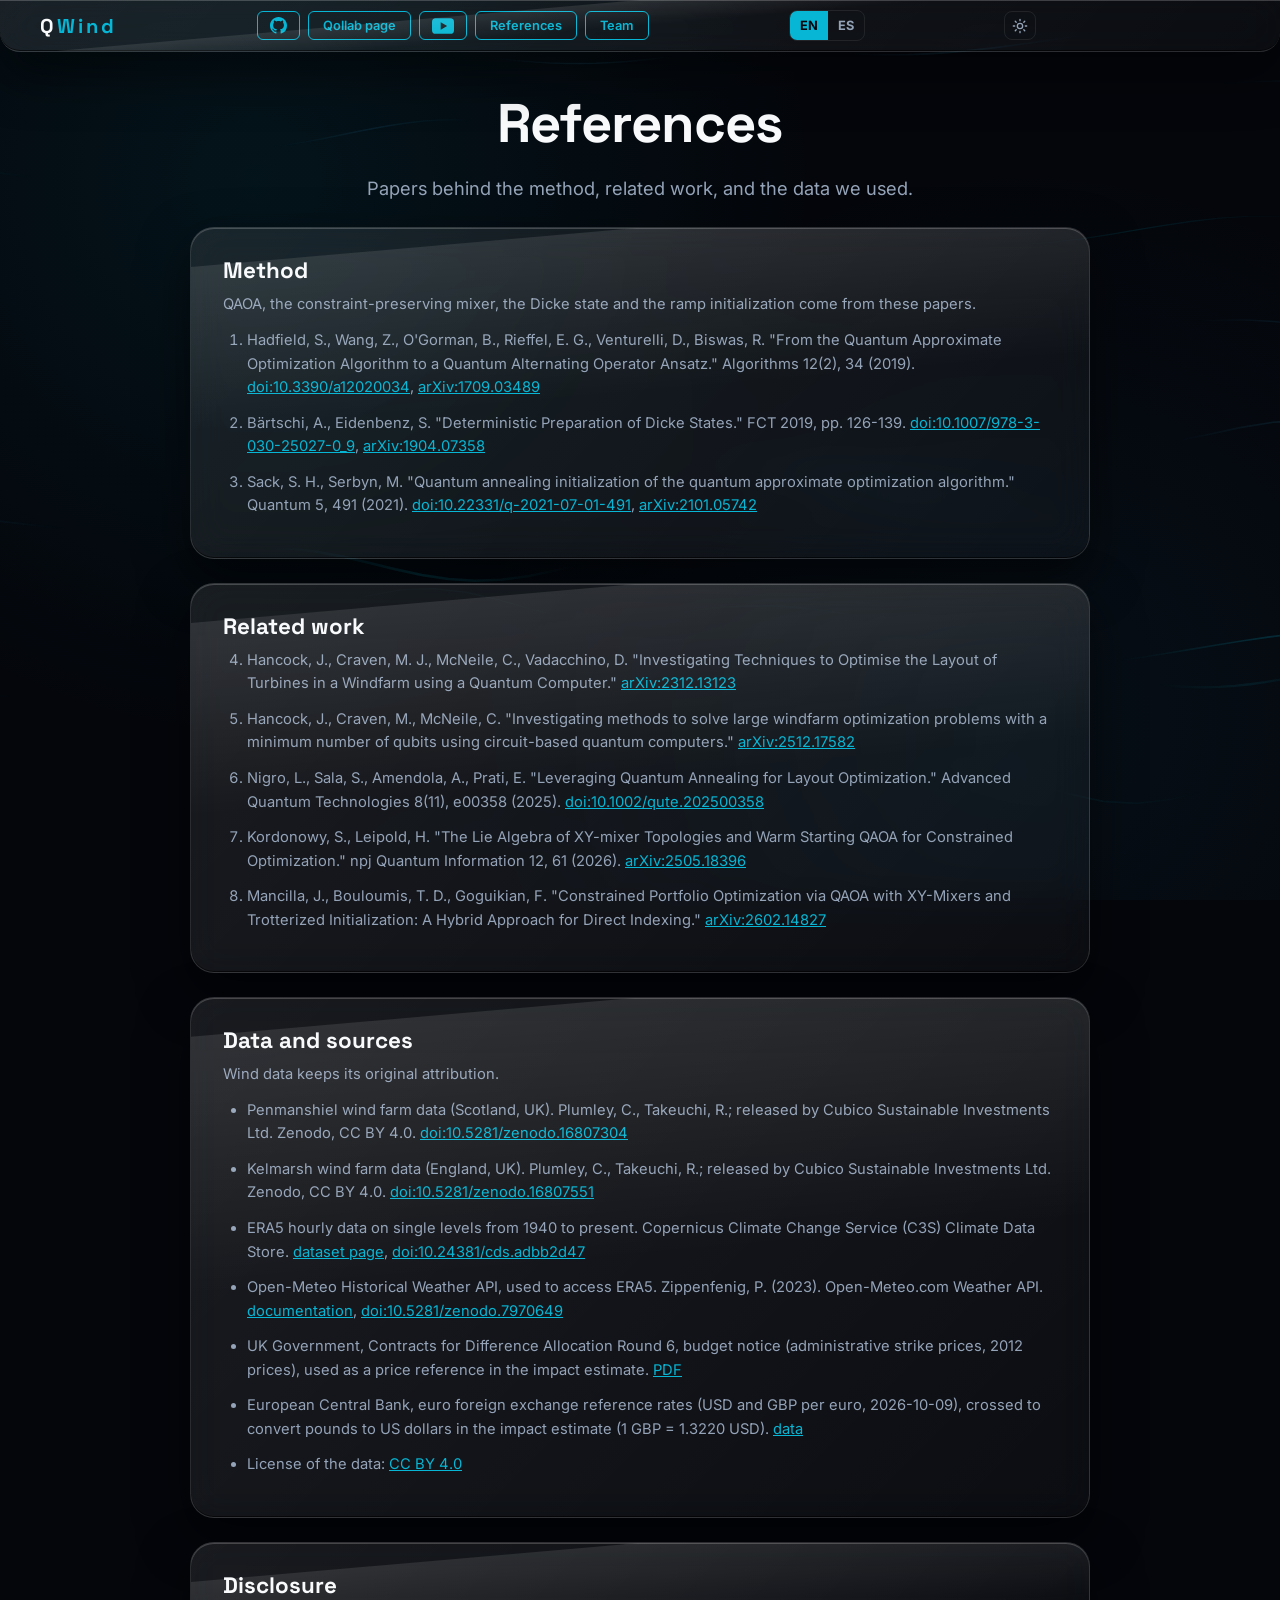
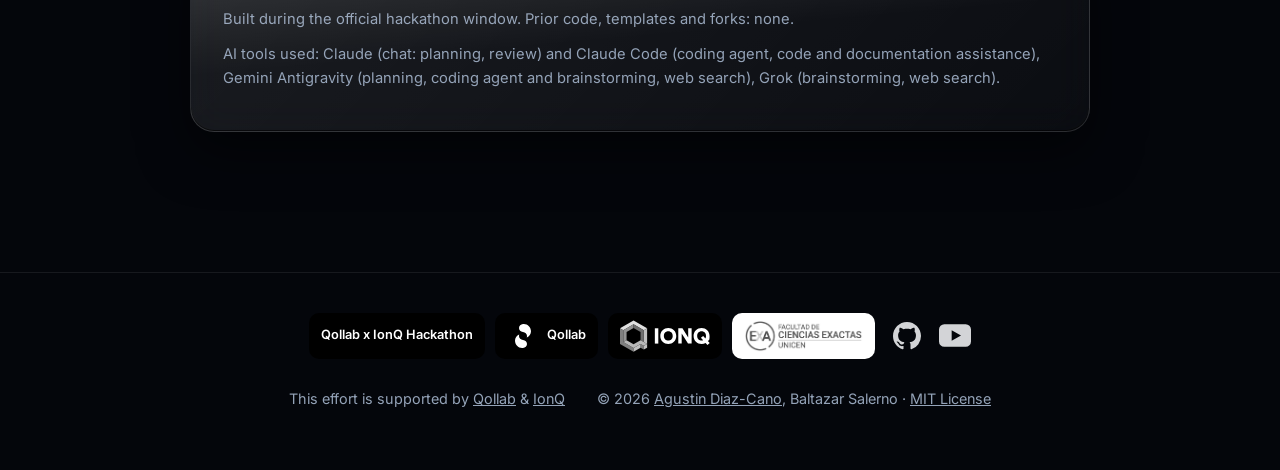
<file: web/references.html>
<!DOCTYPE html>
<!-- Generated by scripts/build_web.py from web-src/. Edit web-src/, not this file. -->
<html lang="en">
<head>
    <meta charset="UTF-8">
    <meta name="viewport" content="width=device-width, initial-scale=1.0">
    <title>References — QWind</title>
    <script>
        // Keep the page invisible until the web fonts are ready, so text does not jump when they swap in.
        (function () {
            var root = document.documentElement;
            root.classList.add('fonts-loading');
            function done() { root.classList.remove('fonts-loading'); }
            var fonts = document.fonts && document.fonts.ready ? document.fonts.ready : Promise.resolve();
            var loaded = new Promise(function (r) { window.addEventListener('load', r); });
            Promise.all([fonts, loaded]).then(done);
            setTimeout(done, 1000);
        })();
    </script>
    <script>
        // Language (EN/ES): chosen with the switch in the navbar, remembered in the browser. English by default.
        (function () {
            var lang = 'en';
            try { var saved = localStorage.getItem('qwind-lang'); if (saved === 'es' || saved === 'en') lang = saved; } catch (e) {}
            document.documentElement.setAttribute('data-ui', lang);
            // Theme: dark by default (whatever the OS prefers); light only if the visitor chose it with the button.
            var theme = 'dark';
            try { if (localStorage.getItem('qwind-theme') === 'light') theme = 'light'; } catch (e) {}
            document.documentElement.setAttribute('data-theme', theme);
        })();
    </script>
    <link rel="preconnect" href="https://fonts.googleapis.com">
    <link rel="preconnect" href="https://fonts.gstatic.com" crossorigin>
    <link href="https://fonts.googleapis.com/css2?family=Inter:wght@300;400;500;600;700&family=Space+Grotesk:wght@500;700&family=JetBrains+Mono:wght@700&display=swap" rel="stylesheet">
    <link rel="stylesheet" href="styles.css">
</head>
<body>
    <a class="skip-link" href="#main"><span lang="en" data-lang="en">Skip to content</span><span lang="es" data-lang="es">Saltar al contenido</span></a>
    <!-- NAVBAR WITH GLASS SURFACE -->
    <nav class="glass-surface" aria-label="Site" data-es-label="Sitio">
        <a class="nav-logo" href="index.html" aria-label="QWind, back to the top" data-es-label="QWind, volver al inicio">Q<span>Wind</span></a>
        <div class="nav-links">
            <a class="btn btn-icon" href="https://github.com/agustindiazcano/qwind-qaoa-windfarm" aria-label="GitHub repository" data-es-label="Repositorio de GitHub"><svg viewBox="0 0 16 16" width="17" height="17" aria-hidden="true" focusable="false"><path fill="currentColor" d="M8 0C3.58 0 0 3.58 0 8c0 3.54 2.29 6.53 5.47 7.59.4.07.55-.17.55-.38 0-.19-.01-.82-.01-1.49-2.01.37-2.53-.49-2.69-.94-.09-.23-.48-.94-.82-1.13-.28-.15-.68-.52-.01-.53.63-.01 1.08.58 1.23.82.72 1.21 1.87.87 2.33.66.07-.52.28-.87.51-1.07-1.78-.2-3.64-.89-3.64-3.95 0-.87.31-1.59.82-2.15-.08-.2-.36-1.02.08-2.12 0 0 .67-.21 2.2.82.64-.18 1.32-.27 2-.27.68 0 1.36.09 2 .27 1.53-1.04 2.2-.82 2.2-.82.44 1.1.16 1.92.08 2.12.51.56.82 1.27.82 2.15 0 3.07-1.87 3.75-3.65 3.95.29.25.54.73.54 1.48 0 1.07-.01 1.93-.01 2.2 0 .21.15.46.55.38A8.013 8.013 0 0016 8c0-4.42-3.58-8-8-8z"/></svg></a>
            <a class="btn" href="https://qollab.xyz/u/agustindiazcano/qwind"><span lang="en" data-lang="en">Qollab page</span><span lang="es" data-lang="es">Página en Qollab</span></a>
            <a class="btn btn-icon" href="https://youtu.be/UGVkgYGXkF4" aria-label="Demo video on YouTube" data-es-label="Video de la demo en YouTube"><svg viewBox="0 0 24 17" width="22" height="16" aria-hidden="true" focusable="false"><path fill="currentColor" fill-rule="evenodd" d="M4 0h16a4 4 0 014 4v9a4 4 0 01-4 4H4a4 4 0 01-4-4V4a4 4 0 014-4zm5.5 4.5v8l7-4z"/></svg></a>
            <a class="btn" href="references.html" aria-current="page"><span lang="en" data-lang="en">References</span><span lang="es" data-lang="es">Referencias</span></a>
            <a class="btn" href="team.html"><span lang="en" data-lang="en">Team</span><span lang="es" data-lang="es">Equipo</span></a>
        </div>
        <div class="lang-switch" role="group" aria-label="Language" data-es-label="Idioma">
            <button type="button" class="lang-btn" data-set-lang="en" aria-pressed="true" aria-label="English">EN</button>
            <button type="button" class="lang-btn" data-set-lang="es" aria-pressed="false" aria-label="Español">ES</button>
        </div>
        <button type="button" class="theme-toggle" id="themeToggle" aria-pressed="false" aria-label="Switch to light mode"><svg class="i-sun" viewBox="0 0 24 24" width="16" height="16" fill="none" stroke="currentColor" stroke-width="2" stroke-linecap="round" aria-hidden="true" focusable="false"><circle cx="12" cy="12" r="4"/><path d="M12 2v2M12 20v2M4.9 4.9l1.4 1.4M17.7 17.7l1.4 1.4M2 12h2M20 12h2M4.9 19.1l1.4-1.4M17.7 6.3l1.4-1.4"/></svg><svg class="i-moon" viewBox="0 0 24 24" width="16" height="16" fill="none" stroke="currentColor" stroke-width="2" stroke-linecap="round" stroke-linejoin="round" aria-hidden="true" focusable="false"><path d="M21 12.8A9 9 0 1111.2 3a7 7 0 009.8 9.8z"/></svg></button>
        <span class="nav-spacer" aria-hidden="true"></span>
    </nav>

    <main id="main">
        <header class="page-head">
            <h1 class="page-title">References</h1>
            <p>Papers behind the method, related work, and the data we used.</p>
        </header>
        <div class="ref-grid">
            <section class="ref-card glass-surface">
                <h2>Method</h2>
                <p class="ref-note">QAOA, the constraint-preserving mixer, the Dicke state and the ramp initialization come from these papers.</p>
                <ol start="1">
                    <li>Hadfield, S., Wang, Z., O'Gorman, B., Rieffel, E. G., Venturelli, D., Biswas, R. "From the Quantum Approximate Optimization Algorithm to a Quantum Alternating Operator Ansatz." Algorithms 12(2), 34 (2019). <a href="https://doi.org/10.3390/a12020034">doi:10.3390/a12020034</a>, <a href="https://arxiv.org/abs/1709.03489">arXiv:1709.03489</a></li>
                    <li>Bärtschi, A., Eidenbenz, S. "Deterministic Preparation of Dicke States." FCT 2019, pp. 126-139. <a href="https://doi.org/10.1007/978-3-030-25027-0_9">doi:10.1007/978-3-030-25027-0_9</a>, <a href="https://arxiv.org/abs/1904.07358">arXiv:1904.07358</a></li>
                    <li>Sack, S. H., Serbyn, M. "Quantum annealing initialization of the quantum approximate optimization algorithm." Quantum 5, 491 (2021). <a href="https://doi.org/10.22331/q-2021-07-01-491">doi:10.22331/q-2021-07-01-491</a>, <a href="https://arxiv.org/abs/2101.05742">arXiv:2101.05742</a></li>
                </ol>
            </section>
            <section class="ref-card glass-surface">
                <h2>Related work</h2>
                <ol start="4">
                    <li>Hancock, J., Craven, M. J., McNeile, C., Vadacchino, D. "Investigating Techniques to Optimise the Layout of Turbines in a Windfarm using a Quantum Computer." <a href="https://arxiv.org/abs/2312.13123">arXiv:2312.13123</a></li>
                    <li>Hancock, J., Craven, M., McNeile, C. "Investigating methods to solve large windfarm optimization problems with a minimum number of qubits using circuit-based quantum computers." <a href="https://arxiv.org/abs/2512.17582">arXiv:2512.17582</a></li>
                    <li>Nigro, L., Sala, S., Amendola, A., Prati, E. "Leveraging Quantum Annealing for Layout Optimization." Advanced Quantum Technologies 8(11), e00358 (2025). <a href="https://advanced.onlinelibrary.wiley.com/doi/10.1002/qute.202500358">doi:10.1002/qute.202500358</a></li>
                    <li>Kordonowy, S., Leipold, H. "The Lie Algebra of XY-mixer Topologies and Warm Starting QAOA for Constrained Optimization." npj Quantum Information 12, 61 (2026). <a href="https://arxiv.org/abs/2505.18396">arXiv:2505.18396</a></li>
                    <li>Mancilla, J., Bouloumis, T. D., Goguikian, F. "Constrained Portfolio Optimization via QAOA with XY-Mixers and Trotterized Initialization: A Hybrid Approach for Direct Indexing." <a href="https://arxiv.org/abs/2602.14827">arXiv:2602.14827</a></li>
                </ol>
            </section>
            <section class="ref-card glass-surface">
                <h2>Data and sources</h2>
                <p class="ref-note">Wind data keeps its original attribution.</p>
                <ul>
                    <li>Penmanshiel wind farm data (Scotland, UK). Plumley, C., Takeuchi, R.; released by Cubico Sustainable Investments Ltd. Zenodo, CC BY 4.0. <a href="https://doi.org/10.5281/zenodo.16807304">doi:10.5281/zenodo.16807304</a></li>
                    <li>Kelmarsh wind farm data (England, UK). Plumley, C., Takeuchi, R.; released by Cubico Sustainable Investments Ltd. Zenodo, CC BY 4.0. <a href="https://doi.org/10.5281/zenodo.16807551">doi:10.5281/zenodo.16807551</a></li>
                    <li>ERA5 hourly data on single levels from 1940 to present. Copernicus Climate Change Service (C3S) Climate Data Store. <a href="https://cds.climate.copernicus.eu/datasets/reanalysis-era5-single-levels">dataset page</a>, <a href="https://doi.org/10.24381/cds.adbb2d47">doi:10.24381/cds.adbb2d47</a></li>
                    <li>Open-Meteo Historical Weather API, used to access ERA5. Zippenfenig, P. (2023). Open-Meteo.com Weather API. <a href="https://open-meteo.com/en/docs/historical-weather-api">documentation</a>, <a href="https://doi.org/10.5281/zenodo.7970649">doi:10.5281/zenodo.7970649</a></li>
                    <li>UK Government, Contracts for Difference Allocation Round 6, budget notice (administrative strike prices, 2012 prices), used as a price reference in the impact estimate. <a href="https://assets.publishing.service.gov.uk/media/65e867c162ff48001a87b252/cfd-ar6-budget-notice.pdf">PDF</a></li>
                    <li>European Central Bank, euro foreign exchange reference rates (USD and GBP per euro, 2026-10-09), crossed to convert pounds to US dollars in the impact estimate (1 GBP = 1.3220 USD). <a href="https://data-api.ecb.europa.eu/service/data/EXR/D.USD+GBP.EUR.SP00.A?lastNObservations=3&format=csvdata">data</a></li>
                    <li>License of the data: <a href="https://creativecommons.org/licenses/by/4.0/">CC BY 4.0</a></li>
                </ul>
            </section>
            <section class="ref-card glass-surface">
                <h2>Disclosure</h2>
                <p>Built during the official hackathon window. Prior code, templates and forks: none.</p>
                <p>AI tools used: Claude (chat: planning, review) and Claude Code (coding agent, code and documentation assistance), Gemini Antigravity (planning, coding agent and brainstorming, web search), Grok (brainstorming, web search).</p>
            </section>
        </div>
    </main>

    <footer>
        <div class="footer-row">
        <div class="footer-logos">
            <a class="logo-link plate-dark" href="https://qollab.xyz/programs/hackathon">
                <span class="logo-text">Qollab x IonQ Hackathon</span>
            </a>
            <a class="logo-link plate-dark" href="https://qollab.xyz/">
                <img src="img/qollab-mark.svg" alt="" width="40" height="40">
                <span class="logo-text">Qollab</span>
            </a>
            <a class="logo-link plate-dark" href="https://ionq.com/">
                <img src="img/ionq-logo.svg" alt="IonQ" width="112" height="40">
            </a>
            <a class="logo-link" href="https://exa.unicen.edu.ar/">
                <img src="img/unicen-logo.png" alt="Facultad de Ciencias Exactas, UNICEN" width="149" height="40">
            </a>
        </div>
        <div class="footer-social">
            <a class="icon-link" href="https://github.com/agustindiazcano/qwind-qaoa-windfarm" aria-label="GitHub repository">
                <svg viewBox="0 0 16 16" width="28" height="28" aria-hidden="true" focusable="false"><path fill="currentColor" d="M8 0C3.58 0 0 3.58 0 8c0 3.54 2.29 6.53 5.47 7.59.4.07.55-.17.55-.38 0-.19-.01-.82-.01-1.49-2.01.37-2.53-.49-2.69-.94-.09-.23-.48-.94-.82-1.13-.28-.15-.68-.52-.01-.53.63-.01 1.08.58 1.23.82.72 1.21 1.87.87 2.33.66.07-.52.28-.87.51-1.07-1.78-.2-3.64-.89-3.64-3.95 0-.87.31-1.59.82-2.15-.08-.2-.36-1.02.08-2.12 0 0 .67-.21 2.2.82.64-.18 1.32-.27 2-.27.68 0 1.36.09 2 .27 1.53-1.04 2.2-.82 2.2-.82.44 1.1.16 1.92.08 2.12.51.56.82 1.27.82 2.15 0 3.07-1.87 3.75-3.65 3.95.29.25.54.73.54 1.48 0 1.07-.01 1.93-.01 2.2 0 .21.15.46.55.38A8.013 8.013 0 0016 8c0-4.42-3.58-8-8-8z"/></svg>
            </a>
            <a class="icon-link" href="https://youtu.be/UGVkgYGXkF4" aria-label="Demo video on YouTube" title="Demo video on YouTube">
                <svg viewBox="0 0 24 17" width="32" height="23" aria-hidden="true" focusable="false"><path fill="currentColor" fill-rule="evenodd" d="M4 0h16a4 4 0 014 4v9a4 4 0 01-4 4H4a4 4 0 01-4-4V4a4 4 0 014-4zm5.5 4.5v8l7-4z"/></svg>
            </a>
        </div>
        </div>
        <div class="footer-meta">
        <p class="support-line">This effort is supported by <a href="https://qollab.xyz/">Qollab</a> &amp; <a href="https://ionq.com/">IonQ</a></p>
        <p class="footer-license">&copy; 2026 <a href="https://agustindiazcano.com">Agustin Diaz-Cano</a>, <!-- TODO(owner): add Baltazar Salerno's link -->Baltazar Salerno &middot; <a href="https://github.com/agustindiazcano/qwind-qaoa-windfarm/blob/main/LICENSE">MIT License</a></p>
        </div>
    </footer>

    <script>
        // EN/ES switch: CSS shows the blocks marked data-lang; this sets the language, remembers it and swaps aria-labels.
        (function () {
            var root = document.documentElement;
            var current = root.getAttribute('data-ui') === 'es' ? 'es' : 'en';
            window.qwindLang = function () { return current; };

            function swapLabels(lang) {
                document.querySelectorAll('[data-es-label]').forEach(function (el) {
                    if (el.__enLabel === undefined) el.__enLabel = el.getAttribute('aria-label') || '';
                    el.setAttribute('aria-label', lang === 'es' ? el.getAttribute('data-es-label') : el.__enLabel);
                });
            }

            function apply(lang, save) {
                current = lang;
                root.setAttribute('data-ui', lang);
                if (document.getElementById('demoToggle')) root.lang = lang;
                document.querySelectorAll('[data-set-lang]').forEach(function (b) {
                    b.setAttribute('aria-pressed', String(b.getAttribute('data-set-lang') === lang));
                });
                swapLabels(lang);
                if (save) { try { localStorage.setItem('qwind-lang', lang); } catch (e) {} }
                document.dispatchEvent(new CustomEvent('qwind:lang', { detail: lang }));
            }

            document.querySelectorAll('[data-set-lang]').forEach(function (b) {
                b.addEventListener('click', function () { apply(b.getAttribute('data-set-lang'), true); });
            });
            apply(current, false);
        })();

        // Dark / light button: dark is the default; the choice is remembered in the browser.
        (function () {
            var root = document.documentElement;
            var button = document.getElementById('themeToggle');
            if (!button) return;
            var labels = {
                en: { dark: 'Switch to light mode', light: 'Switch to dark mode' },
                es: { dark: 'Cambiar a modo claro', light: 'Cambiar a modo oscuro' }
            };
            function theme() { return root.getAttribute('data-theme') === 'light' ? 'light' : 'dark'; }
            function refresh() {
                var lang = window.qwindLang ? window.qwindLang() : 'en';
                var t = theme();
                button.setAttribute('aria-label', labels[lang][t]);
                button.setAttribute('title', labels[lang][t]);
                button.setAttribute('aria-pressed', String(t === 'light'));
            }
            button.addEventListener('click', function () {
                var next = theme() === 'light' ? 'dark' : 'light';
                root.setAttribute('data-theme', next);
                try { localStorage.setItem('qwind-theme', next); } catch (e) {}
                refresh();
            });
            document.addEventListener('qwind:lang', refresh);
            refresh();
        })();
    </script>

    <button type="button" class="to-top" id="toTop" aria-label="Back to top" data-es-label="Volver arriba">
        <svg viewBox="0 0 24 24" width="22" height="22" aria-hidden="true" focusable="false"><path fill="none" stroke="currentColor" stroke-width="2.5" stroke-linecap="round" stroke-linejoin="round" d="M12 19V5M5 12l7-7 7 7"/></svg>
    </button>

    <script>
        // Back to top: shown after scrolling down, hidden in demo mode (CSS).
        (function () {
            const btn = document.getElementById('toTop');
            const reduce = window.matchMedia('(prefers-reduced-motion: reduce)');
            function update() { btn.classList.toggle('visible', window.scrollY > 400); }
            window.addEventListener('scroll', update, { passive: true });
            btn.addEventListener('click', () => {
                window.scrollTo({ top: 0, behavior: reduce.matches ? 'auto' : 'smooth' });
            });
            update();
        })();
    </script>
    <canvas id="wind-bg" aria-hidden="true"></canvas>
    <script>
        // Background colour drifts softly while scrolling: --p goes from 0 (top) to 1 (bottom of the page).
        (function () {
            if (window.matchMedia('(prefers-reduced-motion: reduce)').matches) return;
            var root = document.documentElement, ticking = false;
            function update() {
                var max = root.scrollHeight - window.innerHeight;
                var p = max > 0 ? Math.min(1, Math.max(0, window.scrollY / max)) : 0;
                root.style.setProperty('--p', p.toFixed(3));
                ticking = false;
            }
            window.addEventListener('scroll', function () {
                if (!ticking) { ticking = true; requestAnimationFrame(update); }
            }, { passive: true });
            window.addEventListener('resize', update);
            update();
        })();

        // Subtle wind streamlines drifting across the background canvas.
        (function () {
            if (window.matchMedia('(prefers-reduced-motion: reduce)').matches) return;
            var canvas = document.getElementById('wind-bg');
            if (!canvas || !canvas.getContext) return;
            var ctx = canvas.getContext('2d');
            var w = 0, h = 0, dpr = 1, raf = null, last = 0;

            function resize() {
                dpr = Math.min(window.devicePixelRatio || 1, 2);
                w = window.innerWidth;
                h = window.innerHeight;
                canvas.width = Math.floor(w * dpr);
                canvas.height = Math.floor(h * dpr);
                ctx.setTransform(dpr, 0, 0, dpr, 0, 0);
            }

            var streams = [];
            var COUNT = 28;
            function makeStream(randomX) {
                var len = 160 + Math.random() * 260;
                return {
                    x: randomX ? Math.random() * (w + len * 2) - len : -len - Math.random() * 100,
                    y: Math.random() * (h || 800),
                    len: len,
                    speed: 35 + Math.random() * 45,
                    amp: 7 + Math.random() * 15,
                    freq: 0.008 + Math.random() * 0.01,
                    phase: Math.random() * Math.PI * 2,
                    width: 1.2 + Math.random() * 1.4,
                    alpha: 0.09 + Math.random() * 0.12,
                    alt: Math.random() > 0.5
                };
            }

            resize();
            for (var i = 0; i < COUNT; i++) streams.push(makeStream(true));

            function palette() {
                var light = document.documentElement.getAttribute('data-theme') === 'light';
                return light
                    ? ['14, 116, 144', '29, 78, 216']
                    : ['6, 182, 212', '56, 189, 248'];
            }

            function frame(ts) {
                if (document.hidden) { raf = null; return; }
                var dt = last ? Math.min(0.05, (ts - last) / 1000) : 0.016;
                last = ts;
                ctx.clearRect(0, 0, w, h);

                var cols = palette();
                var t = ts * 0.001;
                for (var i = 0; i < streams.length; i++) {
                    var s = streams[i];
                    s.x += s.speed * dt;
                    if (s.x - s.len > w + 60) {
                        streams[i] = makeStream(false);
                        continue;
                    }

                    var rgb = cols[s.alt ? 1 : 0];
                    var grad = ctx.createLinearGradient(s.x - s.len, s.y, s.x, s.y);
                    grad.addColorStop(0, 'rgba(' + rgb + ', 0)');
                    grad.addColorStop(0.5, 'rgba(' + rgb + ', ' + s.alpha + ')');
                    grad.addColorStop(1, 'rgba(' + rgb + ', 0)');

                    ctx.beginPath();
                    var steps = 12;
                    for (var j = 0; j <= steps; j++) {
                        var px = (s.x - s.len) + (s.len * j) / steps;
                        var py = s.y + Math.sin(px * s.freq + s.phase + t * 0.6) * s.amp;
                        if (j === 0) ctx.moveTo(px, py);
                        else ctx.lineTo(px, py);
                    }
                    ctx.strokeStyle = grad;
                    ctx.lineWidth = s.width;
                    ctx.lineCap = 'round';
                    ctx.stroke();
                }
                raf = requestAnimationFrame(frame);
            }

            window.addEventListener('resize', resize);
            document.addEventListener('visibilitychange', function () {
                if (!document.hidden && !raf) { last = 0; raf = requestAnimationFrame(frame); }
            });
            raf = requestAnimationFrame(frame);
        })();
    </script>
</body>
</html>
</file>
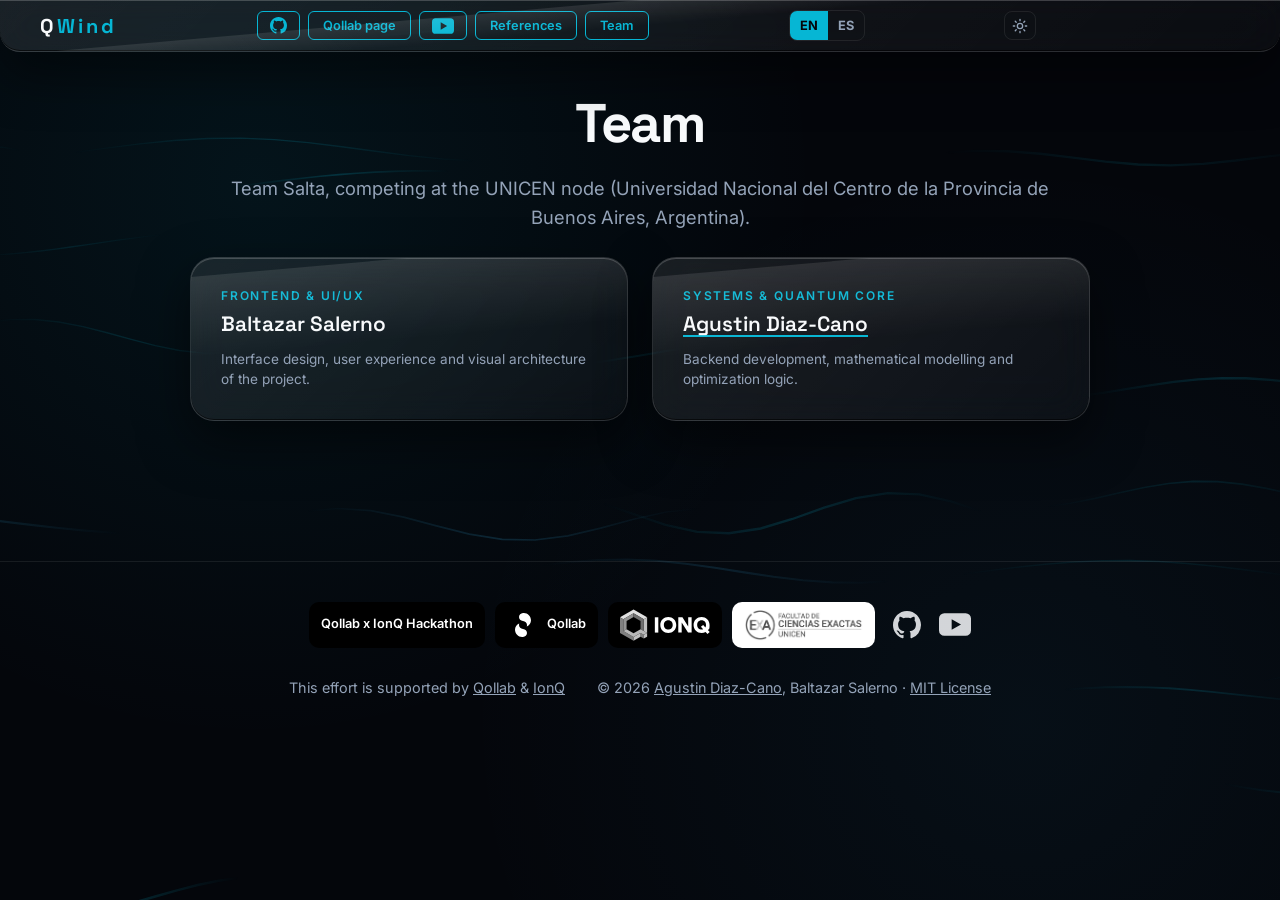
<file: web/team.html>
<!DOCTYPE html>
<!-- Generated by scripts/build_web.py from web-src/. Edit web-src/, not this file. -->
<html lang="en">
<head>
    <meta charset="UTF-8">
    <meta name="viewport" content="width=device-width, initial-scale=1.0">
    <title>Team — QWind</title>
    <script>
        // Keep the page invisible until the web fonts are ready, so text does not jump when they swap in.
        (function () {
            var root = document.documentElement;
            root.classList.add('fonts-loading');
            function done() { root.classList.remove('fonts-loading'); }
            var fonts = document.fonts && document.fonts.ready ? document.fonts.ready : Promise.resolve();
            var loaded = new Promise(function (r) { window.addEventListener('load', r); });
            Promise.all([fonts, loaded]).then(done);
            setTimeout(done, 1000);
        })();
    </script>
    <script>
        // Language (EN/ES): chosen with the switch in the navbar, remembered in the browser. English by default.
        (function () {
            var lang = 'en';
            try { var saved = localStorage.getItem('qwind-lang'); if (saved === 'es' || saved === 'en') lang = saved; } catch (e) {}
            document.documentElement.setAttribute('data-ui', lang);
            // Theme: dark by default (whatever the OS prefers); light only if the visitor chose it with the button.
            var theme = 'dark';
            try { if (localStorage.getItem('qwind-theme') === 'light') theme = 'light'; } catch (e) {}
            document.documentElement.setAttribute('data-theme', theme);
        })();
    </script>
    <link rel="preconnect" href="https://fonts.googleapis.com">
    <link rel="preconnect" href="https://fonts.gstatic.com" crossorigin>
    <link href="https://fonts.googleapis.com/css2?family=Inter:wght@300;400;500;600;700&family=Space+Grotesk:wght@500;700&family=JetBrains+Mono:wght@700&display=swap" rel="stylesheet">
    <link rel="stylesheet" href="styles.css">
</head>
<body>
    <a class="skip-link" href="#main"><span lang="en" data-lang="en">Skip to content</span><span lang="es" data-lang="es">Saltar al contenido</span></a>
    <!-- NAVBAR WITH GLASS SURFACE -->
    <nav class="glass-surface" aria-label="Site" data-es-label="Sitio">
        <a class="nav-logo" href="index.html" aria-label="QWind, back to the top" data-es-label="QWind, volver al inicio">Q<span>Wind</span></a>
        <div class="nav-links">
            <a class="btn btn-icon" href="https://github.com/agustindiazcano/qwind-qaoa-windfarm" aria-label="GitHub repository" data-es-label="Repositorio de GitHub"><svg viewBox="0 0 16 16" width="17" height="17" aria-hidden="true" focusable="false"><path fill="currentColor" d="M8 0C3.58 0 0 3.58 0 8c0 3.54 2.29 6.53 5.47 7.59.4.07.55-.17.55-.38 0-.19-.01-.82-.01-1.49-2.01.37-2.53-.49-2.69-.94-.09-.23-.48-.94-.82-1.13-.28-.15-.68-.52-.01-.53.63-.01 1.08.58 1.23.82.72 1.21 1.87.87 2.33.66.07-.52.28-.87.51-1.07-1.78-.2-3.64-.89-3.64-3.95 0-.87.31-1.59.82-2.15-.08-.2-.36-1.02.08-2.12 0 0 .67-.21 2.2.82.64-.18 1.32-.27 2-.27.68 0 1.36.09 2 .27 1.53-1.04 2.2-.82 2.2-.82.44 1.1.16 1.92.08 2.12.51.56.82 1.27.82 2.15 0 3.07-1.87 3.75-3.65 3.95.29.25.54.73.54 1.48 0 1.07-.01 1.93-.01 2.2 0 .21.15.46.55.38A8.013 8.013 0 0016 8c0-4.42-3.58-8-8-8z"/></svg></a>
            <a class="btn" href="https://qollab.xyz/u/agustindiazcano/qwind"><span lang="en" data-lang="en">Qollab page</span><span lang="es" data-lang="es">Página en Qollab</span></a>
            <a class="btn btn-icon" href="https://youtu.be/UGVkgYGXkF4" aria-label="Demo video on YouTube" data-es-label="Video de la demo en YouTube"><svg viewBox="0 0 24 17" width="22" height="16" aria-hidden="true" focusable="false"><path fill="currentColor" fill-rule="evenodd" d="M4 0h16a4 4 0 014 4v9a4 4 0 01-4 4H4a4 4 0 01-4-4V4a4 4 0 014-4zm5.5 4.5v8l7-4z"/></svg></a>
            <a class="btn" href="references.html"><span lang="en" data-lang="en">References</span><span lang="es" data-lang="es">Referencias</span></a>
            <a class="btn" href="team.html" aria-current="page"><span lang="en" data-lang="en">Team</span><span lang="es" data-lang="es">Equipo</span></a>
        </div>
        <div class="lang-switch" role="group" aria-label="Language" data-es-label="Idioma">
            <button type="button" class="lang-btn" data-set-lang="en" aria-pressed="true" aria-label="English">EN</button>
            <button type="button" class="lang-btn" data-set-lang="es" aria-pressed="false" aria-label="Español">ES</button>
        </div>
        <button type="button" class="theme-toggle" id="themeToggle" aria-pressed="false" aria-label="Switch to light mode"><svg class="i-sun" viewBox="0 0 24 24" width="16" height="16" fill="none" stroke="currentColor" stroke-width="2" stroke-linecap="round" aria-hidden="true" focusable="false"><circle cx="12" cy="12" r="4"/><path d="M12 2v2M12 20v2M4.9 4.9l1.4 1.4M17.7 17.7l1.4 1.4M2 12h2M20 12h2M4.9 19.1l1.4-1.4M17.7 6.3l1.4-1.4"/></svg><svg class="i-moon" viewBox="0 0 24 24" width="16" height="16" fill="none" stroke="currentColor" stroke-width="2" stroke-linecap="round" stroke-linejoin="round" aria-hidden="true" focusable="false"><path d="M21 12.8A9 9 0 1111.2 3a7 7 0 009.8 9.8z"/></svg></button>
        <span class="nav-spacer" aria-hidden="true"></span>
    </nav>

    <main id="main">
        <header class="page-head">
            <h1 class="page-title">Team</h1>
            <p>Team Salta, competing at the UNICEN node (Universidad Nacional del Centro de la Provincia de Buenos Aires, Argentina).</p>
        </header>
        <div class="team-grid team-page-grid">
            <div class="team-card glass-surface">
                <span class="team-role">Frontend & UI/UX</span>
                <!-- TODO(owner): add Baltazar Salerno's link -->
                <div class="team-name">Baltazar Salerno</div>
                <p class="team-desc">Interface design, user experience and visual architecture of the project.</p>
            </div>
            <div class="team-card glass-surface">
                <span class="team-role">Systems & Quantum Core</span>
                <div class="team-name"><a href="https://agustindiazcano.com">Agustin Diaz-Cano</a></div>
                <p class="team-desc">Backend development, mathematical modelling and optimization logic.</p>
            </div>
        </div>
    </main>

    <footer>
        <div class="footer-row">
        <div class="footer-logos">
            <a class="logo-link plate-dark" href="https://qollab.xyz/programs/hackathon">
                <span class="logo-text">Qollab x IonQ Hackathon</span>
            </a>
            <a class="logo-link plate-dark" href="https://qollab.xyz/">
                <img src="img/qollab-mark.svg" alt="" width="40" height="40">
                <span class="logo-text">Qollab</span>
            </a>
            <a class="logo-link plate-dark" href="https://ionq.com/">
                <img src="img/ionq-logo.svg" alt="IonQ" width="112" height="40">
            </a>
            <a class="logo-link" href="https://exa.unicen.edu.ar/">
                <img src="img/unicen-logo.png" alt="Facultad de Ciencias Exactas, UNICEN" width="149" height="40">
            </a>
        </div>
        <div class="footer-social">
            <a class="icon-link" href="https://github.com/agustindiazcano/qwind-qaoa-windfarm" aria-label="GitHub repository">
                <svg viewBox="0 0 16 16" width="28" height="28" aria-hidden="true" focusable="false"><path fill="currentColor" d="M8 0C3.58 0 0 3.58 0 8c0 3.54 2.29 6.53 5.47 7.59.4.07.55-.17.55-.38 0-.19-.01-.82-.01-1.49-2.01.37-2.53-.49-2.69-.94-.09-.23-.48-.94-.82-1.13-.28-.15-.68-.52-.01-.53.63-.01 1.08.58 1.23.82.72 1.21 1.87.87 2.33.66.07-.52.28-.87.51-1.07-1.78-.2-3.64-.89-3.64-3.95 0-.87.31-1.59.82-2.15-.08-.2-.36-1.02.08-2.12 0 0 .67-.21 2.2.82.64-.18 1.32-.27 2-.27.68 0 1.36.09 2 .27 1.53-1.04 2.2-.82 2.2-.82.44 1.1.16 1.92.08 2.12.51.56.82 1.27.82 2.15 0 3.07-1.87 3.75-3.65 3.95.29.25.54.73.54 1.48 0 1.07-.01 1.93-.01 2.2 0 .21.15.46.55.38A8.013 8.013 0 0016 8c0-4.42-3.58-8-8-8z"/></svg>
            </a>
            <a class="icon-link" href="https://youtu.be/UGVkgYGXkF4" aria-label="Demo video on YouTube" title="Demo video on YouTube">
                <svg viewBox="0 0 24 17" width="32" height="23" aria-hidden="true" focusable="false"><path fill="currentColor" fill-rule="evenodd" d="M4 0h16a4 4 0 014 4v9a4 4 0 01-4 4H4a4 4 0 01-4-4V4a4 4 0 014-4zm5.5 4.5v8l7-4z"/></svg>
            </a>
        </div>
        </div>
        <div class="footer-meta">
        <p class="support-line">This effort is supported by <a href="https://qollab.xyz/">Qollab</a> &amp; <a href="https://ionq.com/">IonQ</a></p>
        <p class="footer-license">&copy; 2026 <a href="https://agustindiazcano.com">Agustin Diaz-Cano</a>, <!-- TODO(owner): add Baltazar Salerno's link -->Baltazar Salerno &middot; <a href="https://github.com/agustindiazcano/qwind-qaoa-windfarm/blob/main/LICENSE">MIT License</a></p>
        </div>
    </footer>

    <script>
        // EN/ES switch: CSS shows the blocks marked data-lang; this sets the language, remembers it and swaps aria-labels.
        (function () {
            var root = document.documentElement;
            var current = root.getAttribute('data-ui') === 'es' ? 'es' : 'en';
            window.qwindLang = function () { return current; };

            function swapLabels(lang) {
                document.querySelectorAll('[data-es-label]').forEach(function (el) {
                    if (el.__enLabel === undefined) el.__enLabel = el.getAttribute('aria-label') || '';
                    el.setAttribute('aria-label', lang === 'es' ? el.getAttribute('data-es-label') : el.__enLabel);
                });
            }

            function apply(lang, save) {
                current = lang;
                root.setAttribute('data-ui', lang);
                if (document.getElementById('demoToggle')) root.lang = lang;
                document.querySelectorAll('[data-set-lang]').forEach(function (b) {
                    b.setAttribute('aria-pressed', String(b.getAttribute('data-set-lang') === lang));
                });
                swapLabels(lang);
                if (save) { try { localStorage.setItem('qwind-lang', lang); } catch (e) {} }
                document.dispatchEvent(new CustomEvent('qwind:lang', { detail: lang }));
            }

            document.querySelectorAll('[data-set-lang]').forEach(function (b) {
                b.addEventListener('click', function () { apply(b.getAttribute('data-set-lang'), true); });
            });
            apply(current, false);
        })();

        // Dark / light button: dark is the default; the choice is remembered in the browser.
        (function () {
            var root = document.documentElement;
            var button = document.getElementById('themeToggle');
            if (!button) return;
            var labels = {
                en: { dark: 'Switch to light mode', light: 'Switch to dark mode' },
                es: { dark: 'Cambiar a modo claro', light: 'Cambiar a modo oscuro' }
            };
            function theme() { return root.getAttribute('data-theme') === 'light' ? 'light' : 'dark'; }
            function refresh() {
                var lang = window.qwindLang ? window.qwindLang() : 'en';
                var t = theme();
                button.setAttribute('aria-label', labels[lang][t]);
                button.setAttribute('title', labels[lang][t]);
                button.setAttribute('aria-pressed', String(t === 'light'));
            }
            button.addEventListener('click', function () {
                var next = theme() === 'light' ? 'dark' : 'light';
                root.setAttribute('data-theme', next);
                try { localStorage.setItem('qwind-theme', next); } catch (e) {}
                refresh();
            });
            document.addEventListener('qwind:lang', refresh);
            refresh();
        })();
    </script>

    <button type="button" class="to-top" id="toTop" aria-label="Back to top" data-es-label="Volver arriba">
        <svg viewBox="0 0 24 24" width="22" height="22" aria-hidden="true" focusable="false"><path fill="none" stroke="currentColor" stroke-width="2.5" stroke-linecap="round" stroke-linejoin="round" d="M12 19V5M5 12l7-7 7 7"/></svg>
    </button>

    <script>
        // Back to top: shown after scrolling down, hidden in demo mode (CSS).
        (function () {
            const btn = document.getElementById('toTop');
            const reduce = window.matchMedia('(prefers-reduced-motion: reduce)');
            function update() { btn.classList.toggle('visible', window.scrollY > 400); }
            window.addEventListener('scroll', update, { passive: true });
            btn.addEventListener('click', () => {
                window.scrollTo({ top: 0, behavior: reduce.matches ? 'auto' : 'smooth' });
            });
            update();
        })();
    </script>
    <canvas id="wind-bg" aria-hidden="true"></canvas>
    <script>
        // Background colour drifts softly while scrolling: --p goes from 0 (top) to 1 (bottom of the page).
        (function () {
            if (window.matchMedia('(prefers-reduced-motion: reduce)').matches) return;
            var root = document.documentElement, ticking = false;
            function update() {
                var max = root.scrollHeight - window.innerHeight;
                var p = max > 0 ? Math.min(1, Math.max(0, window.scrollY / max)) : 0;
                root.style.setProperty('--p', p.toFixed(3));
                ticking = false;
            }
            window.addEventListener('scroll', function () {
                if (!ticking) { ticking = true; requestAnimationFrame(update); }
            }, { passive: true });
            window.addEventListener('resize', update);
            update();
        })();

        // Subtle wind streamlines drifting across the background canvas.
        (function () {
            if (window.matchMedia('(prefers-reduced-motion: reduce)').matches) return;
            var canvas = document.getElementById('wind-bg');
            if (!canvas || !canvas.getContext) return;
            var ctx = canvas.getContext('2d');
            var w = 0, h = 0, dpr = 1, raf = null, last = 0;

            function resize() {
                dpr = Math.min(window.devicePixelRatio || 1, 2);
                w = window.innerWidth;
                h = window.innerHeight;
                canvas.width = Math.floor(w * dpr);
                canvas.height = Math.floor(h * dpr);
                ctx.setTransform(dpr, 0, 0, dpr, 0, 0);
            }

            var streams = [];
            var COUNT = 28;
            function makeStream(randomX) {
                var len = 160 + Math.random() * 260;
                return {
                    x: randomX ? Math.random() * (w + len * 2) - len : -len - Math.random() * 100,
                    y: Math.random() * (h || 800),
                    len: len,
                    speed: 35 + Math.random() * 45,
                    amp: 7 + Math.random() * 15,
                    freq: 0.008 + Math.random() * 0.01,
                    phase: Math.random() * Math.PI * 2,
                    width: 1.2 + Math.random() * 1.4,
                    alpha: 0.09 + Math.random() * 0.12,
                    alt: Math.random() > 0.5
                };
            }

            resize();
            for (var i = 0; i < COUNT; i++) streams.push(makeStream(true));

            function palette() {
                var light = document.documentElement.getAttribute('data-theme') === 'light';
                return light
                    ? ['14, 116, 144', '29, 78, 216']
                    : ['6, 182, 212', '56, 189, 248'];
            }

            function frame(ts) {
                if (document.hidden) { raf = null; return; }
                var dt = last ? Math.min(0.05, (ts - last) / 1000) : 0.016;
                last = ts;
                ctx.clearRect(0, 0, w, h);

                var cols = palette();
                var t = ts * 0.001;
                for (var i = 0; i < streams.length; i++) {
                    var s = streams[i];
                    s.x += s.speed * dt;
                    if (s.x - s.len > w + 60) {
                        streams[i] = makeStream(false);
                        continue;
                    }

                    var rgb = cols[s.alt ? 1 : 0];
                    var grad = ctx.createLinearGradient(s.x - s.len, s.y, s.x, s.y);
                    grad.addColorStop(0, 'rgba(' + rgb + ', 0)');
                    grad.addColorStop(0.5, 'rgba(' + rgb + ', ' + s.alpha + ')');
                    grad.addColorStop(1, 'rgba(' + rgb + ', 0)');

                    ctx.beginPath();
                    var steps = 12;
                    for (var j = 0; j <= steps; j++) {
                        var px = (s.x - s.len) + (s.len * j) / steps;
                        var py = s.y + Math.sin(px * s.freq + s.phase + t * 0.6) * s.amp;
                        if (j === 0) ctx.moveTo(px, py);
                        else ctx.lineTo(px, py);
                    }
                    ctx.strokeStyle = grad;
                    ctx.lineWidth = s.width;
                    ctx.lineCap = 'round';
                    ctx.stroke();
                }
                raf = requestAnimationFrame(frame);
            }

            window.addEventListener('resize', resize);
            document.addEventListener('visibilitychange', function () {
                if (!document.hidden && !raf) { last = 0; raf = requestAnimationFrame(frame); }
            });
            raf = requestAnimationFrame(frame);
        })();
    </script>
</body>
</html>
</file>
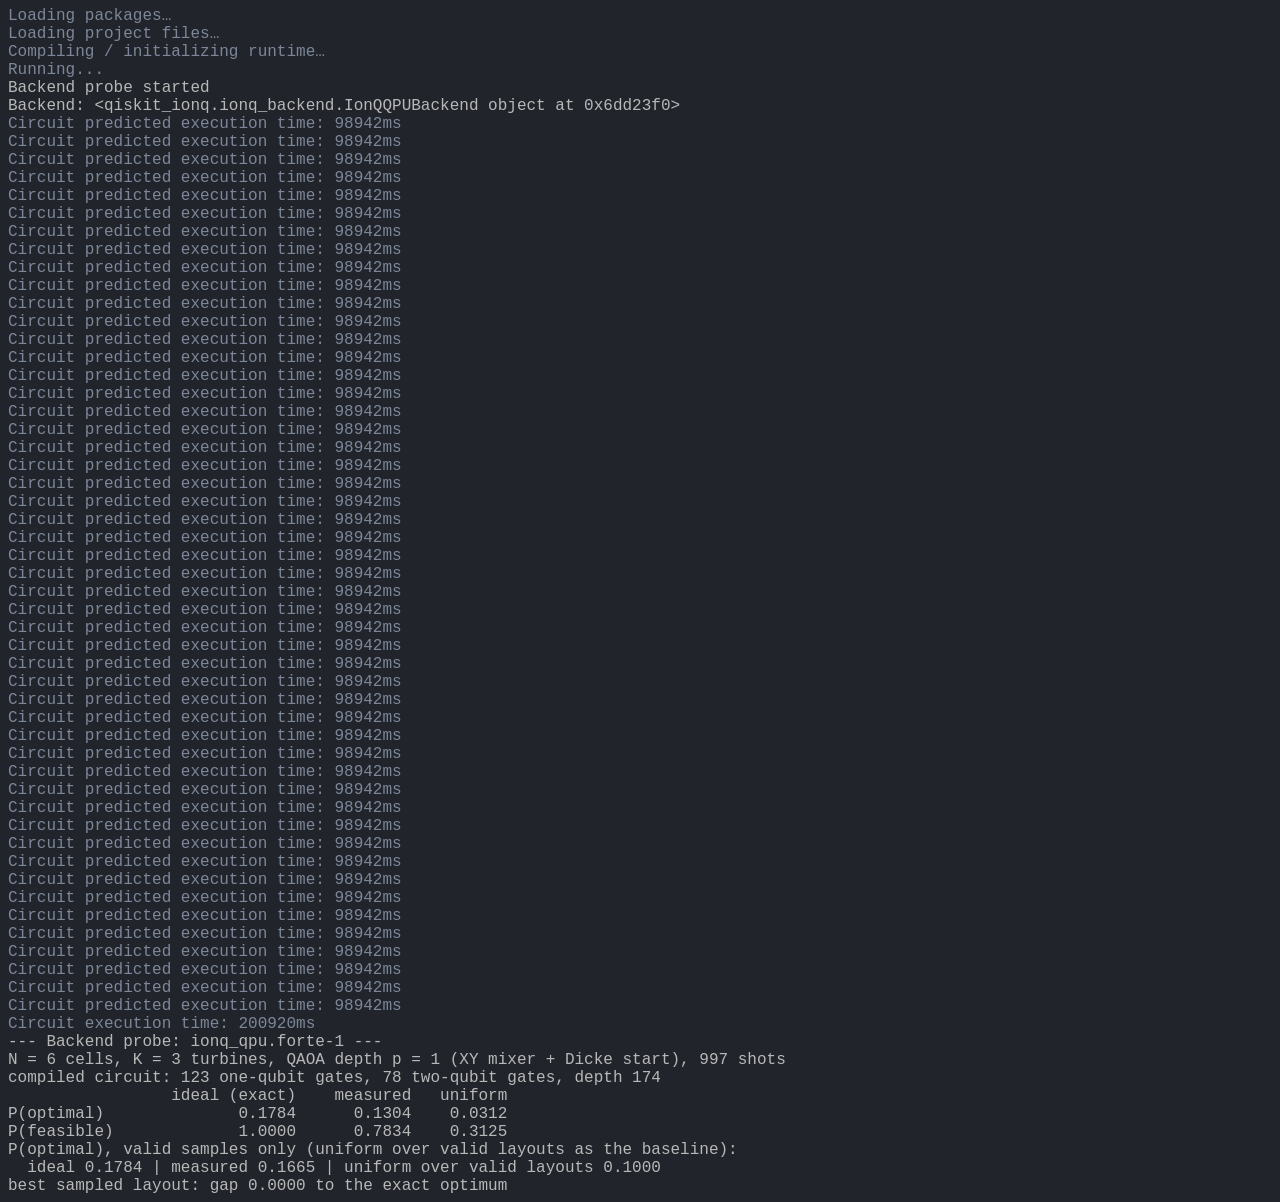
<file: results/backend_probe/agustindiazcano-qwind-output-completed-2026-10-11T03-37-01.138Z.html>
<html><head><style>body{background:#21252B}.msg.file{padding:8px 0}.msg.file img{border:solid 1px #E5E5E5}.msg{line-height:1;font-size:16px;margin:2px 0;font-family:'Courier New',monospace;color:#7D8799;white-space:pre;word-break:break-all}.out{color:#B8B8B8}.err{color:#B57777}</style><body><div class="msg system">Loading packages…</div><div class="msg system">Loading project files…</div><div class="msg system">Compiling / initializing runtime…</div><div class="msg system">Running...</div><div class="msg out">Backend probe started</div><div class="msg out">Backend: &lt;qiskit_ionq.ionq_backend.IonQQPUBackend object at 0x6dd23f0&gt;</div><div class="msg system">Circuit predicted execution time: 98942ms</div><div class="msg system">Circuit predicted execution time: 98942ms</div><div class="msg system">Circuit predicted execution time: 98942ms</div><div class="msg system">Circuit predicted execution time: 98942ms</div><div class="msg system">Circuit predicted execution time: 98942ms</div><div class="msg system">Circuit predicted execution time: 98942ms</div><div class="msg system">Circuit predicted execution time: 98942ms</div><div class="msg system">Circuit predicted execution time: 98942ms</div><div class="msg system">Circuit predicted execution time: 98942ms</div><div class="msg system">Circuit predicted execution time: 98942ms</div><div class="msg system">Circuit predicted execution time: 98942ms</div><div class="msg system">Circuit predicted execution time: 98942ms</div><div class="msg system">Circuit predicted execution time: 98942ms</div><div class="msg system">Circuit predicted execution time: 98942ms</div><div class="msg system">Circuit predicted execution time: 98942ms</div><div class="msg system">Circuit predicted execution time: 98942ms</div><div class="msg system">Circuit predicted execution time: 98942ms</div><div class="msg system">Circuit predicted execution time: 98942ms</div><div class="msg system">Circuit predicted execution time: 98942ms</div><div class="msg system">Circuit predicted execution time: 98942ms</div><div class="msg system">Circuit predicted execution time: 98942ms</div><div class="msg system">Circuit predicted execution time: 98942ms</div><div class="msg system">Circuit predicted execution time: 98942ms</div><div class="msg system">Circuit predicted execution time: 98942ms</div><div class="msg system">Circuit predicted execution time: 98942ms</div><div class="msg system">Circuit predicted execution time: 98942ms</div><div class="msg system">Circuit predicted execution time: 98942ms</div><div class="msg system">Circuit predicted execution time: 98942ms</div><div class="msg system">Circuit predicted execution time: 98942ms</div><div class="msg system">Circuit predicted execution time: 98942ms</div><div class="msg system">Circuit predicted execution time: 98942ms</div><div class="msg system">Circuit predicted execution time: 98942ms</div><div class="msg system">Circuit predicted execution time: 98942ms</div><div class="msg system">Circuit predicted execution time: 98942ms</div><div class="msg system">Circuit predicted execution time: 98942ms</div><div class="msg system">Circuit predicted execution time: 98942ms</div><div class="msg system">Circuit predicted execution time: 98942ms</div><div class="msg system">Circuit predicted execution time: 98942ms</div><div class="msg system">Circuit predicted execution time: 98942ms</div><div class="msg system">Circuit predicted execution time: 98942ms</div><div class="msg system">Circuit predicted execution time: 98942ms</div><div class="msg system">Circuit predicted execution time: 98942ms</div><div class="msg system">Circuit predicted execution time: 98942ms</div><div class="msg system">Circuit predicted execution time: 98942ms</div><div class="msg system">Circuit predicted execution time: 98942ms</div><div class="msg system">Circuit predicted execution time: 98942ms</div><div class="msg system">Circuit predicted execution time: 98942ms</div><div class="msg system">Circuit predicted execution time: 98942ms</div><div class="msg system">Circuit predicted execution time: 98942ms</div><div class="msg system">Circuit predicted execution time: 98942ms</div><div class="msg system">Circuit execution time: 200920ms</div><div class="msg out">--- Backend probe: ionq_qpu.forte-1 ---</div><div class="msg out">N = 6 cells, K = 3 turbines, QAOA depth p = 1 (XY mixer + Dicke start), 997 shots</div><div class="msg out">compiled circuit: 123 one-qubit gates, 78 two-qubit gates, depth 174</div><div class="msg out"></div><div class="msg out">                 ideal (exact)    measured   uniform</div><div class="msg out">P(optimal)              0.1784      0.1304    0.0312</div><div class="msg out">P(feasible)             1.0000      0.7834    0.3125</div><div class="msg out"></div><div class="msg out">P(optimal), valid samples only (uniform over valid layouts as the baseline):</div><div class="msg out">  ideal 0.1784 | measured 0.1665 | uniform over valid layouts 0.1000</div><div class="msg out">best sampled layout: gap 0.0000 to the exact optimum</div>
</file>
<file: web/styles.css>
:root {
    color-scheme: dark;
    --bg-base: #04060b;
    --border-subtle: rgba(255, 255, 255, 0.08);
    --border-hover: rgba(6, 182, 212, 0.4);
    --text-main: #f8fafc;
    --text-muted: #94a3b8;
    --accent-cyan: #06b6d4;
    --accent-blue: #38bdf8;
    --focus: #38bdf8;
    --glass-a: rgba(255, 255, 255, 0.09);
    --glass-b: rgba(255, 255, 255, 0.03);
    --glass-border: rgba(255, 255, 255, 0.12);
    --glass-shadow: rgba(0, 0, 0, 0.5);
    --flap-a: #0b1120;
    --flap-b: #060913;
    --flap-text: #06b6d4;
    --glow-a: rgba(6, 182, 212, 0.08);
    --glow-b: rgba(56, 189, 248, 0.05);
    --dashed: rgba(255, 255, 255, 0.15);
    --dashed-bg: rgba(0, 0, 0, 0.2);
}

/* Light mode: the page is dark by default; it only turns light when the visitor presses the theme button. */
html[data-theme="light"] {
    color-scheme: light;
    --bg-base: #f4f7fb;
    --border-subtle: rgba(15, 23, 42, 0.12);
    --border-hover: rgba(14, 116, 144, 0.5);
    --text-main: #0f172a;
    --text-muted: #475569;
    --accent-cyan: #0e7490;
    --accent-blue: #1d4ed8;
    --focus: #1d4ed8;
    --glass-a: rgba(255, 255, 255, 0.9);
    --glass-b: rgba(255, 255, 255, 0.6);
    --glass-border: rgba(15, 23, 42, 0.12);
    --glass-shadow: rgba(15, 23, 42, 0.12);
    --flap-a: #e2e8f0;
    --flap-b: #cbd5e1;
    --flap-text: #0e7490;
    --glow-a: rgba(14, 116, 144, 0.08);
    --glow-b: rgba(29, 78, 216, 0.05);
    --dashed: rgba(15, 23, 42, 0.25);
    --dashed-bg: rgba(15, 23, 42, 0.04);
}

html {
    scroll-padding-top: 72px;
}

/* --- ACCESSIBILITY --- */
:focus-visible {
    outline: 3px solid var(--focus);
    outline-offset: 2px;
}

.skip-link {
    position: absolute;
    left: -999px;
    top: 8px;
}

.skip-link:focus {
    left: 8px;
    z-index: 200;
    padding: 8px 12px;
    background: var(--bg-base);
    color: var(--text-main);
    border: 2px solid var(--focus);
    border-radius: 8px;
}

@media (prefers-reduced-motion: reduce) {
    * {
        transition: none !important;
    }
    .glass-surface:hover {
        transform: none;
    }
}

* {
    box-sizing: border-box;
    margin: 0;
    padding: 0;
}

body {
    background-color: var(--bg-base);
    color: var(--text-main);
    font-family: 'Inter', sans-serif;
    min-height: 100vh;
    overflow-x: hidden;
    background-image: 
        radial-gradient(circle at 20% 20%, var(--glow-a) 0%, transparent 45%),
        radial-gradient(circle at 80% 80%, var(--glow-b) 0%, transparent 45%);
}

/* --- GLASS SURFACE COMPONENT (advanced native adaptation) --- */
.glass-surface {
    position: relative;
    background: linear-gradient(
        135deg, 
        var(--glass-a) 0%, 
        var(--glass-b) 100%
    );
    backdrop-filter: blur(18px);
    -webkit-backdrop-filter: blur(18px);
    border: 1px solid var(--glass-border);
    box-shadow: 
        0 20px 50px var(--glass-shadow),
        inset 0 1px 0 rgba(255, 255, 255, 0.2),
        inset 0 -1px 0 rgba(0, 0, 0, 0.6);
    border-radius: 24px;
    overflow: hidden;
    isolation: isolate;
    transition: all 0.3s cubic-bezier(0.4, 0, 0.2, 1);
}

/* Organic lens-like highlight at the top */
.glass-surface::before {
    content: '';
    position: absolute;
    top: 0;
    left: -50%;
    width: 200%;
    height: 50%;
    background: linear-gradient(to bottom, rgba(255, 255, 255, 0.1), transparent);
    transform: rotate(-5deg);
    pointer-events: none;
}

.glass-surface:hover {
    border-color: var(--border-hover);
    box-shadow: 
        0 25px 60px rgba(6, 182, 212, 0.15),
        inset 0 1px 0 rgba(255, 255, 255, 0.3),
        inset 0 -1px 0 rgba(0, 0, 0, 0.6);
    transform: translateY(-2px);
}

/* --- NAVBAR --- */
nav {
    position: fixed;
    top: 0;
    left: 0;
    right: 0;
    z-index: 100;
    display: flex;
    justify-content: space-between;
    align-items: center;
    padding: 10px 40px;
    border-bottom: 1px solid var(--border-subtle);
}

.nav-logo {
    font-family: 'Space Grotesk', sans-serif;
    font-weight: 700;
    font-size: 1.25rem;
    letter-spacing: 0.15em;
    color: var(--text-main);
}

.nav-logo span {
    color: var(--accent-cyan);
}

/* --- HERO & SPLIT-FLAP --- */
header {
    padding: 96px 20px 80px 20px;
    text-align: center;
    max-width: 900px;
    margin: 0 auto;
}

.badge-pill {
    display: inline-flex;
    align-items: center;
    gap: 6px;
    padding: 6px 14px;
    background: rgba(6, 182, 212, 0.1);
    border: 1px solid rgba(6, 182, 212, 0.2);
    border-radius: 50px;
    font-size: 0.8rem;
    font-weight: 600;
    color: var(--accent-cyan);
    letter-spacing: 0.05em;
    margin-bottom: 24px;
}

.split-flap-container {
    font-weight: 700;
    display: inline-flex;
    gap: 8px;
    justify-content: center;
    margin-bottom: 24px;
    perspective: 600px;
}

.split-flap-char {
    font-family: 'JetBrains Mono', monospace;
    font-size: 3.5rem;
    font-weight: 700;
    width: 70px;
    height: 85px;
    background: linear-gradient(180deg, var(--flap-a) 0%, var(--flap-b) 100%);
    color: var(--flap-text);
    display: flex;
    align-items: center;
    justify-content: center;
    border-radius: 10px;
    border: 1px solid var(--border-subtle);
    box-shadow: 0 10px 30px rgba(0, 0, 0, 0.7), inset 0 1px 0 rgba(255,255,255,0.12);
    position: relative;
    transform-style: preserve-3d;
    will-change: transform;
    transition: transform 0.12s cubic-bezier(0.4, 0, 0.2, 1), color 0.12s ease;
}

.split-flap-char::after {
    content: '';
    position: absolute;
    left: 0;
    right: 0;
    top: 50%;
    height: 2px;
    background: rgba(0, 0, 0, 0.85);
    box-shadow: 0 1px 0 rgba(255, 255, 255, 0.04);
    z-index: 2;
}

.split-flap-char.flipping {
    transform: rotateX(-90deg);
    color: var(--accent-blue);
    filter: brightness(1.3);
}

header p {
    font-size: 1.15rem;
    color: var(--text-muted);
    line-height: 1.6;
    margin-bottom: 40px;
}

/* --- CONTENIDO GENERAL --- */
main {
    max-width: 1100px;
    margin: 0 auto;
    padding: 0 20px 80px 20px;
}

.grid-metrics {
    display: grid;
    grid-template-columns: repeat(auto-fit, minmax(300px, 1fr));
    gap: 24px;
    margin-bottom: 60px;
}

.metric-card {
    padding: 30px;
}

.metric-title {
    font-size: 0.85rem;
    font-weight: 600;
    letter-spacing: 0.1em;
    color: var(--text-muted);
    text-transform: uppercase;
    margin-bottom: 12px;
}

.metric-value {
    font-family: 'Space Grotesk', sans-serif;
    font-size: 2.2rem;
    font-weight: 700;
    color: var(--text-main);
    margin-bottom: 8px;
}

.metric-desc {
    font-size: 0.9rem;
    color: var(--text-muted);
}

.section-title {
    font-family: 'Space Grotesk', sans-serif;
    font-size: 1.8rem;
    margin-bottom: 30px;
    letter-spacing: -0.01em;
}

.flex-carousel-wrapper {
    padding: 40px;
    margin-bottom: 60px;
    text-align: center;
}

.flex-carousel-viewport {
    height: 280px;
    display: flex;
    align-items: center;
    justify-content: center;
    border: 1px dashed var(--dashed);
    border-radius: 12px;
    color: var(--text-muted);
    font-size: 0.95rem;
    background: var(--dashed-bg);
}

.team-grid {
    display: grid;
    grid-template-columns: repeat(auto-fit, minmax(260px, 1fr));
    gap: 24px;
}

.team-card {
    padding: 30px;
    position: relative;
}

.team-role {
    font-size: 0.75rem;
    font-weight: 600;
    letter-spacing: 0.15em;
    color: var(--accent-cyan);
    text-transform: uppercase;
    margin-bottom: 8px;
    display: block;
}

.team-name {
    font-family: 'Space Grotesk', sans-serif;
    font-size: 1.3rem;
    font-weight: 600;
    margin-bottom: 12px;
}

.team-desc {
    font-size: 0.85rem;
    color: var(--text-muted);
    line-height: 1.5;
}

/* --- SMALL SCREENS / ZOOM 200% --- */
@media (max-width: 640px) {
    nav {
        padding: 10px 20px;
    }
    header {
        padding-top: 90px;
    }
    .split-flap-char {
        width: 52px;
        height: 66px;
        font-size: 2.4rem;
    }
}

@media (max-width: 420px) {
    .split-flap-container {
        gap: 4px;
    }
    .split-flap-char {
        width: 44px;
        height: 58px;
        font-size: 2rem;
    }
}

/* --- CONTENT: summary, buttons, figures, footer --- */
.summary-list {
    list-style: none;
    text-align: left;
    max-width: 700px;
    margin: 0 auto 24px;
    display: grid;
    gap: 10px;
    font-size: 1rem;
    line-height: 1.5;
    color: var(--text-muted);
}

.summary-list strong {
    color: var(--text-main);
}

a {
    color: var(--accent-cyan);
}

.btn {
    display: inline-block;
    padding: 12px 22px;
    border: 1px solid var(--accent-cyan);
    border-radius: 50px;
    color: var(--accent-cyan);
    font-weight: 600;
    text-decoration: none;
}

.btn:hover {
    background: var(--border-subtle);
}

.btn-primary {
    background: var(--accent-cyan);
    color: var(--bg-base);
}

.btn-primary:hover {
    background: var(--accent-cyan);
    filter: brightness(1.1);
}

.btn-todo {
    border-style: dashed;
}

.todo-tag {
    font-size: 0.75rem;
    font-weight: 500;
    color: var(--text-muted);
}

.figure-grid {
    display: grid;
    grid-template-columns: repeat(auto-fit, minmax(min(320px, 100%), 1fr));
    gap: 24px;
    margin-bottom: 40px;
}

.figure-card {
    padding: 16px;
}

.figure-card img {
    width: 100%;
    height: auto;
    display: block;
    border-radius: 12px;
    background: #fff;
}

.figure-card figcaption {
    margin-top: 12px;
    font-size: 0.9rem;
    color: var(--text-muted);
    line-height: 1.5;
}

.note {
    font-size: 0.9rem;
    color: var(--text-muted);
    margin-bottom: 60px;
}

footer {
    max-width: 1100px;
    margin: 0 auto;
    padding: 40px 20px 60px;
    border-top: 1px solid var(--border-subtle);
    font-size: 0.85rem;
    line-height: 1.6;
    color: var(--text-muted);
}

footer p,
footer li {
    margin-bottom: 10px;
}

footer ul {
    padding-left: 20px;
}

.support-line {
    font-size: 1rem;
    color: var(--text-main);
}

/* --- DEMO MODE --- */
.demo-nav {
    display: flex;
    flex-wrap: wrap;
    gap: 6px;
    justify-content: center;
}

.demo-nav[hidden],
#demo[hidden],
.slide[hidden] {
    display: none;
}

.slide-btn {
    font: inherit;
    font-size: 0.85rem;
    font-weight: 600;
    min-width: 34px;
    height: 34px;
    border-radius: 8px;
    border: 1px solid var(--border-subtle);
    background: transparent;
    color: var(--text-muted);
    cursor: pointer;
}

.slide-btn[aria-current="true"] {
    background: var(--accent-cyan);
    border-color: var(--accent-cyan);
    color: var(--bg-base);
}

body.demo-on {
    overflow: hidden;
}

body.demo-on header,
body.demo-on main,
body.demo-on footer,
body.demo-on .skip-link {
    display: none;
}

#demo {
    position: fixed;
    inset: 0;
    z-index: 10;
}

.slide {
    width: 100vw;
    height: 100vh;
    height: 100dvh;
    padding: 80px 5vw 32px;
    display: flex;
    flex-direction: column;
    justify-content: center;
    gap: 2vh;
    overflow: auto;
}

.slide-center {
    align-items: center;
    text-align: center;
}

.slide h2 {
    font-family: 'Space Grotesk', sans-serif;
    font-size: clamp(1.6rem, 4vw, 3rem);
    letter-spacing: -0.01em;
}

.slide-kicker {
    color: var(--accent-cyan);
    font-weight: 600;
    letter-spacing: 0.1em;
    text-transform: uppercase;
}

.slide-title {
    font-family: 'Space Grotesk', sans-serif;
    font-weight: 700;
    font-size: clamp(4rem, 16vw, 12rem);
    line-height: 1;
    letter-spacing: 0.1em;
}

.slide-lead {
    font-size: clamp(1.1rem, 2.4vw, 2rem);
    line-height: 1.4;
    color: var(--text-muted);
    max-width: 1100px;
}

.slide-list {
    list-style: none;
    display: grid;
    gap: 3vh;
    font-size: clamp(1.1rem, 2.6vw, 2.2rem);
    line-height: 1.4;
    color: var(--text-muted);
    max-width: 1300px;
}

.slide-list strong {
    color: var(--text-main);
}

.slide figure {
    flex: 1;
    min-height: 0;
    display: flex;
    flex-direction: column;
    align-items: center;
    gap: 1.5vh;
}

.slide figure img {
    flex: 1;
    min-height: 0;
    max-width: 100%;
    object-fit: contain;
    border-radius: 12px;
    background: #fff;
}

.slide figcaption {
    font-size: clamp(0.95rem, 1.6vw, 1.3rem);
    color: var(--text-muted);
    text-align: center;
}

.slide-table {
    border-collapse: collapse;
    font-size: clamp(1rem, 2.2vw, 1.8rem);
    max-width: 1100px;
}

.slide-table caption {
    text-align: left;
    color: var(--text-muted);
    font-size: 0.7em;
    padding-bottom: 8px;
}

.slide-table th,
.slide-table td {
    text-align: left;
    padding: 10px 20px;
    border-bottom: 1px solid var(--border-subtle);
}

.slide-support {
    font-size: clamp(0.95rem, 1.6vw, 1.3rem);
}

@media (max-width: 640px) {
    .demo-nav {
        order: 3;
        flex-basis: 100%;
    }
    nav {
        flex-wrap: wrap;
        gap: 8px;
    }
    .slide {
        padding-top: 130px;
    }
}

/* --- RESULTS TABLES --- */
.results-box {
    padding: 24px;
    margin-bottom: 60px;
}

.results-controls {
    display: flex;
    flex-wrap: wrap;
    align-items: center;
    gap: 12px;
    margin-bottom: 16px;
}

.results-controls select {
    font: inherit;
    padding: 8px 12px;
    border-radius: 8px;
    border: 1px solid var(--accent-cyan);
    background: var(--bg-base);
    color: var(--text-main);
}

.results-meta {
    font-size: 0.85rem;
    color: var(--text-muted);
}

.table-scroll {
    overflow-x: auto;
}

.results-table {
    width: 100%;
    border-collapse: collapse;
    font-size: 0.9rem;
}

.results-table caption {
    text-align: left;
    color: var(--text-muted);
    padding-bottom: 8px;
}

.results-table th,
.results-table td {
    text-align: left;
    padding: 8px 12px;
    border-bottom: 1px solid var(--border-subtle);
    white-space: nowrap;
}

.results-box .note {
    margin: 16px 0 0;
}

/* --- LAPTOP SCREENS --- */
.badge-pill {
    display: flex;
    width: fit-content;
    margin-left: auto;
    margin-right: auto;
}

.split-flap-container {
    display: flex;
}

@media (max-height: 820px) and (min-width: 641px) {
    header {
        padding-top: 88px;
        padding-bottom: 48px;
    }
    .split-flap-char {
        width: 60px;
        height: 72px;
        font-size: 3rem;
    }
    .summary-list {
        gap: 6px;
    }
}

/* The navbar keeps its hover glow but does not move. */
nav.glass-surface:hover {
    transform: none;
}

/* .glass-surface sets position: relative and would otherwise override the fixed navbar. */
nav.glass-surface {
    position: fixed;
}

/* Hardware badge sits under the logo, on two lines. */
.badge-pill {
    flex-direction: column;
    align-items: center;
    gap: 2px;
    padding: 8px 20px;
    border-radius: 24px;
    text-align: center;
    margin-bottom: 28px;
}

/* The navbar stays dark in the light scheme too, so the logo Q is always white. */
html[data-theme="light"] nav.glass-surface {
    --bg-base: #04060b;
    --text-main: #f8fafc;
    --text-muted: #cbd5e1;
    --accent-cyan: #22d3ee;
    --focus: #38bdf8;
    --border-subtle: rgba(255, 255, 255, 0.14);
    --border-hover: rgba(34, 211, 238, 0.5);
    --glass-a: rgba(11, 17, 32, 0.95);
    --glass-b: rgba(4, 6, 11, 0.9);
    --glass-border: rgba(255, 255, 255, 0.12);
}

/* --- NAV LINKS --- */
.nav-links {
    display: flex;
    flex-wrap: wrap;
    gap: 8px;
    justify-content: center;
}

.nav-links .btn {
    padding: 6px 14px;
    font-size: 0.8rem;
}

.nav-links .todo-tag {
    font-size: 0.65rem;
}

body.demo-on .nav-links {
    display: none;
}

nav {
    gap: 12px;
}

@media (max-width: 1100px) {
    nav {
        flex-wrap: wrap;
    }
    .nav-links {
        order: 3;
        flex-basis: 100%;
    }
    header {
        padding-top: 130px;
    }
}

/* --- REFERENCES --- */
.references {
    font-size: 0.9rem;
    line-height: 1.6;
    color: var(--text-muted);
    margin-bottom: 40px;
}

.references h3 {
    font-size: 1.1rem;
    color: var(--text-main);
    margin: 20px 0 8px;
}

.references ol {
    padding-left: 24px;
}

.references li {
    margin-bottom: 8px;
    overflow-wrap: anywhere;
}

@media (max-width: 640px) {
    nav.glass-surface {
        position: relative;
    }
    header {
        padding-top: 32px;
    }
    html {
        scroll-padding-top: 0;
    }
}

/* --- FOOTER --- */
footer {
    text-align: center;
}

.footer-logos {
    display: flex;
    flex-wrap: wrap;
    gap: 16px;
    justify-content: center;
    margin-bottom: 20px;
}

.support-line .footer-members {
    margin-top: 16px;
}

/* Navbar flush with the top and the sides of the window. */
nav.glass-surface {
    top: 0;
    left: 0;
    right: 0;
    border-radius: 0 0 20px 20px;
    border-top: 0;
    border-left: 0;
    border-right: 0;
}

/* Squarer navbar buttons. */
.nav-links .btn,
.slide-btn {
    border-radius: 6px;
}

/* Big logo: dark flaps in both schemes, with a white Q. */
html[data-theme="light"] {
    --flap-a: #0b1120;
    --flap-b: #060913;
    --flap-text: #22d3ee;
}

.split-flap-char[data-target="Q"] {
    color: #fff;
}

.split-flap-char[data-target="Q"].flipping {
    color: var(--accent-blue);
}

/* Footer social buttons */
.footer-social {
    display: flex;
    flex-wrap: wrap;
    gap: 12px;
    justify-content: center;
    margin-bottom: 20px;
}

.footer-social .btn {
    display: inline-flex;
    align-items: center;
    gap: 8px;
    padding: 8px 16px;
    font-size: 0.9rem;
    border-radius: 6px;
}

/* --- DEMO SWITCH --- */
.demo-switch {
    display: flex;
    align-items: center;
    gap: 8px;
    min-width: 64px;
    justify-content: flex-end;
}

.demo-toggle {
    position: relative;
    width: 42px;
    height: 24px;
    padding: 0;
    border-radius: 12px;
    border: 1px solid var(--text-muted);
    background: transparent;
    cursor: pointer;
}

.demo-toggle .knob {
    position: absolute;
    top: 3px;
    left: 3px;
    width: 16px;
    height: 16px;
    border-radius: 50%;
    background: var(--text-muted);
    transition: transform 0.2s ease, background 0.2s ease;
}

.demo-toggle[aria-checked="true"] {
    background: var(--accent-cyan);
    border-color: var(--accent-cyan);
}

.demo-toggle[aria-checked="true"] .knob {
    transform: translateX(18px);
    background: var(--bg-base);
}

.demo-label {
    display: none;
    font-size: 0.7rem;
    font-weight: 600;
    letter-spacing: 0.05em;
    color: var(--accent-cyan);
}

.demo-toggle[aria-checked="true"] + .demo-label {
    display: inline;
}

/* Footer logos: same height, each on a plate so they read in light and dark schemes. */
.logo-link {
    display: inline-flex;
    align-items: center;
    gap: 10px;
    height: 56px;
    padding: 8px 16px;
    border-radius: 10px;
    border: 1px solid var(--border-subtle);
    background: #fff;
    color: #0f172a;
    font-weight: 600;
    text-decoration: none;
}

.logo-link img {
    height: 40px;
    width: auto;
    display: block;
}

.logo-link.plate-dark {
    background: #0b1120;
}

.logo-link:hover {
    border-color: var(--accent-cyan);
}

/* Footer: everything on one row (wraps only on narrow screens); members on their own row. */
footer {
    max-width: 1400px;
}

.footer-row {
    display: flex;
    flex-wrap: wrap;
    align-items: center;
    justify-content: center;
    gap: 14px 18px;
}

@media (min-width: 1240px) {
    .footer-row {
        flex-wrap: nowrap;
    }
}

.footer-row > * {
    margin: 0;
}

.footer-row .footer-logos,
.footer-row .footer-social {
    flex-wrap: nowrap;
    gap: 10px;
    margin: 0;
}

.footer-row .support-line {
    font-size: 0.9rem;
    white-space: nowrap;
}

.footer-row .logo-link {
    height: 46px;
    padding: 6px 12px;
    gap: 8px;
    font-size: 0.8rem;
    white-space: nowrap;
}

.footer-row .logo-link img {
    height: 32px;
}

.footer-row .footer-social .btn {
    padding: 6px 12px;
    font-size: 0.8rem;
    white-space: nowrap;
}

footer .footer-members {
    margin-top: 28px;
}

/* Footer logos: desaturated; white on black except UNICEN. */
.logo-link img {
    filter: grayscale(1);
}

.logo-link.plate-dark {
    background: #000;
    color: #fff;
    border-color: rgba(255, 255, 255, 0.25);
}

.footer-row .footer-social {
    gap: 18px;
    align-items: center;
}

.icon-link {
    display: inline-flex;
    align-items: center;
    color: var(--text-main);
    border-radius: 0;
    border: 0;
    background: none;
    padding: 0;
    opacity: 0.85;
}

a.icon-link:hover {
    opacity: 1;
    color: var(--accent-cyan);
}

.icon-pending {
    opacity: 0.5;
}

/* --- HOVER TRANSITIONS --- */
.btn,
.slide-btn,
.demo-toggle,
.demo-toggle .knob,
.icon-link,
.logo-link,
.results-controls select,
.badge-pill a,
a {
    transition: background-color 0.3s ease, color 0.3s ease, border-color 0.3s ease, opacity 0.3s ease, box-shadow 0.3s ease;
}

.demo-toggle .knob {
    transition: transform 0.25s ease, background-color 0.3s ease;
}

/* Navbar logo: on hover the Q turns light blue and WIND turns white, with a soft crossfade. */
.nav-logo {
    cursor: default;
    transition: color 0.6s cubic-bezier(0.22, 1, 0.36, 1);
}

.nav-logo span {
    transition: color 0.6s cubic-bezier(0.22, 1, 0.36, 1) 0.06s;
}

.nav-logo:hover {
    color: var(--accent-cyan);
}

.nav-logo:hover span {
    color: var(--text-main);
}

/* Big logo hover: the Q turns light blue and the other letters turn white, with a soft crossfade. */
.split-flap-char {
    transition: transform 0.12s cubic-bezier(0.4, 0, 0.2, 1), color 0.6s cubic-bezier(0.22, 1, 0.36, 1);
}

.split-flap-char.flipping {
    transition: transform 0.12s cubic-bezier(0.4, 0, 0.2, 1), color 0.06s ease;
}

.split-flap-container:hover .split-flap-char {
    color: #fff;
}

.split-flap-container:hover .split-flap-char[data-target="Q"] {
    color: var(--flap-text);
}

/* Footer logos without borders. */
.logo-link,
.logo-link.plate-dark,
.logo-link:hover {
    border: 0;
}

.logo-link:hover {
    opacity: 0.85;
}

/* Support line and members share the second footer row. */
.footer-meta {
    display: flex;
    flex-wrap: wrap;
    align-items: baseline;
    justify-content: center;
    gap: 8px 32px;
    margin-top: 28px;
}

.footer-meta p,
footer .footer-meta .footer-members {
    margin: 0;
    font-size: 0.9rem;
    color: var(--text-muted);
}

.footer-meta .support-line {
    color: var(--text-main);
}

/* The YouTube mark uses the same colour as the GitHub mark (white in the dark scheme). */
.icon-pending {
    opacity: 0.85;
}

.footer-meta .footer-license {
    color: var(--text-muted);
}

/* Footer text: one grey for everything, links included (they stay underlined). */
footer .footer-meta p,
footer .footer-meta .support-line,
footer .footer-meta a {
    color: var(--text-muted);
}

footer .footer-meta a:hover {
    color: var(--text-main);
}

/* Pointer cursor on both logos; the navbar logo is a link back to the top. */
.nav-logo {
    cursor: pointer;
    text-decoration: none;
}

.split-flap-container {
    cursor: pointer;
}

/* --- BACK TO TOP --- */
.to-top {
    position: fixed;
    right: 24px;
    bottom: 24px;
    z-index: 90;
    width: 44px;
    height: 44px;
    display: flex;
    align-items: center;
    justify-content: center;
    border-radius: 6px;
    border: 1px solid var(--accent-cyan);
    background: #04060b;
    color: var(--accent-cyan);
    cursor: pointer;
    opacity: 0;
    visibility: hidden;
    transition: opacity 0.3s ease, visibility 0.3s ease, background-color 0.3s ease, color 0.3s ease;
}

.to-top.visible {
    opacity: 1;
    visibility: visible;
}

.to-top:hover {
    background: var(--accent-cyan);
    color: #04060b;
}

body.demo-on .to-top {
    display: none;
}

/* The pending YouTube mark reacts to hover like the GitHub one, even without a link. */
.icon-pending {
    cursor: pointer;
    transition: opacity 0.3s ease, color 0.3s ease;
}

.icon-pending:hover {
    opacity: 1;
    color: var(--accent-cyan);
}

/* --- DEMO FOOTER (black, sticky at the bottom of the screen in demo mode) --- */
.demo-footer {
    position: fixed;
    left: 0;
    right: 0;
    bottom: 0;
    z-index: 11;
    height: 56px;
    display: flex;
    align-items: center;
    justify-content: space-between;
    gap: 16px;
    padding: 0 5vw;
    background: #000;
    color: #cbd5e1;
    border-top: 1px solid rgba(255, 255, 255, 0.12);
}

body.demo-on footer.demo-footer {
    display: flex;
    max-width: none;
    margin: 0;
    padding: 0 5vw;
    border-top: 1px solid rgba(255, 255, 255, 0.12);
    text-align: left;
    font-size: 0.9rem;
}

.demo-footer-logos {
    display: flex;
    align-items: center;
    gap: 24px;
}

.demo-logo {
    display: inline-flex;
    align-items: center;
    gap: 8px;
    color: #fff;
    font-weight: 600;
    text-decoration: none;
    filter: grayscale(1);
    transition: opacity 0.3s ease;
}

.demo-logo:hover {
    opacity: 0.8;
}

.demo-logo img {
    height: 28px;
    width: auto;
    display: block;
}

.demo-logo-light {
    background: #fff;
    border-radius: 6px;
    padding: 2px 8px;
}

.demo-footer .demo-team {
    margin: 0;
    color: #cbd5e1;
    white-space: nowrap;
}

.slide {
    padding-bottom: 80px;
}

@media (max-width: 640px) {
    .demo-footer {
        height: auto;
        min-height: 56px;
        flex-wrap: wrap;
        justify-content: center;
        padding: 8px 5vw;
    }
    .slide {
        padding-bottom: 120px;
    }
}

/* Demo navbar buttons match the normal navbar buttons (same height, border and type). */
.slide-btn {
    height: 29px;
    min-width: 32px;
    padding: 0 8px;
    font-size: 0.8rem;
    font-weight: 600;
    border: 1px solid var(--accent-cyan);
    color: var(--accent-cyan);
    background: transparent;
    transition: background-color 0.3s ease, color 0.3s ease, border-color 0.3s ease;
}

.slide-btn:hover {
    background: var(--border-subtle);
}

.slide-btn[aria-current="true"] {
    background: var(--accent-cyan);
    border-color: var(--accent-cyan);
    color: var(--bg-base);
}

/* Icon-only navbar buttons (GitHub, YouTube) */
.nav-links .btn-icon {
    display: inline-flex;
    align-items: center;
    justify-content: center;
    padding: 5px 12px;
    cursor: pointer;
}

/* --- SUBPAGES (references, team) --- */
.nav-spacer {
    min-width: 64px;
}

.page-head {
    padding-top: 88px;
    padding-bottom: 24px;
}

.page-title {
    font-family: 'Space Grotesk', sans-serif;
    font-size: clamp(2.2rem, 5vw, 3.4rem);
    letter-spacing: -0.02em;
    margin-bottom: 16px;
}

.page-head p {
    margin-bottom: 0;
}

.ref-grid {
    display: grid;
    gap: 24px;
    max-width: 900px;
    margin: 0 auto 60px;
}

.ref-card {
    padding: 28px 32px;
}

.ref-card h2 {
    font-family: 'Space Grotesk', sans-serif;
    font-size: 1.4rem;
    margin-bottom: 8px;
}

.ref-note {
    color: var(--text-muted);
    font-size: 0.9rem;
    margin-bottom: 16px;
}

.ref-card ol,
.ref-card ul {
    padding-left: 24px;
    color: var(--text-muted);
    font-size: 0.92rem;
    line-height: 1.6;
}

.ref-card li,
.ref-card p {
    margin-bottom: 12px;
    overflow-wrap: anywhere;
}

.ref-card p {
    color: var(--text-muted);
    font-size: 0.92rem;
    line-height: 1.6;
}

.team-page-grid {
    max-width: 900px;
    margin: 0 auto 60px;
}

.team-name a {
    color: inherit;
    text-decoration: underline;
    text-decoration-color: var(--accent-cyan);
    text-underline-offset: 4px;
}

.team-name a:hover {
    color: var(--accent-cyan);
}

/* --- PAGE TRANSITIONS --- */
/* Smooth cross-document fade between pages (supported browsers); the navbar stays in place. */
@view-transition {
    navigation: auto;
}

html {
    background-color: var(--bg-base);
}

nav.glass-surface {
    view-transition-name: site-nav;
}

::view-transition-group(root) {
    animation-duration: 0.35s;
}

::view-transition-old(root),
::view-transition-new(root) {
    animation-timing-function: cubic-bezier(0.22, 1, 0.36, 1);
}

/* Fallback for browsers without view transitions: a soft fade-in of the page content. */
@keyframes page-in {
    from {
        opacity: 0;
        transform: translateY(6px);
    }
    to {
        opacity: 1;
        transform: none;
    }
}

@supports not (view-transition-name: none) {
    main,
    header {
        animation: page-in 0.4s cubic-bezier(0.22, 1, 0.36, 1) both;
    }
}

@media (prefers-reduced-motion: reduce) {
    @view-transition {
        navigation: none;
    }
    main,
    header {
        animation: none;
    }
}

/* --- LOAD WITHOUT JUMPS --- */
body {
    transition: opacity 0.35s ease;
}

html.fonts-loading body {
    opacity: 0;
}

.table-scroll {
    min-height: 320px;
}

@media (prefers-reduced-motion: reduce) {
    body {
        transition: none;
    }
}

/* --- SCROLL BACKGROUND --- */
/* --p (0 at the top, 1 at the bottom) is set by a small script; the glow moves and a soft tint fades in. */
:root {
    --p: 0;
    --tint: rgba(99, 102, 241, 0.16);
}

html[data-theme="light"] {
    --tint: rgba(14, 116, 144, 0.12);
}

body {
    background-image:
        radial-gradient(circle at calc(20% + var(--p) * 45%) calc(20% + var(--p) * 40%), var(--glow-a) 0%, transparent 45%),
        radial-gradient(circle at calc(80% - var(--p) * 45%) calc(80% - var(--p) * 40%), var(--glow-b) 0%, transparent 45%),
        linear-gradient(180deg, transparent 0%, color-mix(in srgb, var(--tint) calc(var(--p) * 100%), transparent) 100%);
    background-attachment: fixed;
    background-repeat: no-repeat;
}

#wind-bg {
    position: fixed;
    inset: 0;
    width: 100%;
    height: 100%;
    pointer-events: none;
    z-index: 0;
}

header,
main,
footer {
    position: relative;
    z-index: 1;
}

@media (prefers-reduced-motion: reduce) {
    #wind-bg {
        display: none;
    }
}

/* Demo mode appears with a soft fade where view transitions are not available. */
@keyframes demo-in {
    from { opacity: 0; }
    to { opacity: 1; }
}

@supports not (view-transition-name: none) {
    body.demo-on #demo {
        animation: demo-in 0.4s ease both;
    }
}

/* In demo slides, "Wind" in QWind is light blue like the navbar logo. */
.slide .wind {
    color: var(--accent-cyan);
}

/* --- DEMO: README-order slides (header image, text slides, wide tables) --- */
.slide-header-img { width: min(100%, 1000px); max-height: 45vh; object-fit: contain; border-radius: 12px; }
.slide-title-sm { font-size: clamp(3rem, 9vw, 7rem); }
.slide-note { font-size: clamp(1rem, 1.8vw, 1.5rem); line-height: 1.4; color: var(--text-muted); max-width: 1100px; }
.slide-table-sm { font-size: clamp(0.85rem, 1.5vw, 1.25rem); }
.slide-table sup { font-size: 0.6em; }
.slide code { font-size: 0.85em; background: rgba(127, 127, 127, 0.18); padding: 2px 6px; border-radius: 6px; }
.slide-lead-xl { font-size: clamp(1.6rem, 4vw, 3.2rem); color: var(--text-main); }
.slide .slide-table { width: 100%; max-width: 1300px; }

/* --- DEMO: traffic-light cells, flags, legend --- */
.slide-table td.tl,
.slide-table th.tl { font-weight: 600; }
.tl-green { background: #1f7a3d; color: #fff; }
.tl-yellow { background: #f2c230; color: #1a1a1a; }
.tl-red { background: #c0392b; color: #fff; }
.slide-legend { font-size: clamp(0.85rem, 1.3vw, 1.1rem); color: var(--text-muted); }
.slide-legend .tl { padding: 2px 10px; border-radius: 6px; margin: 0 4px 0 12px; }
.slide-legend .tl:first-child { margin-left: 0; }
.flag { vertical-align: middle; margin-right: 10px; border-radius: 3px; }

/* --- DEMO: illustrations, cards, bars, switches (animations restart when a slide is shown) --- */
.illus { width: min(100%, 900px); max-height: 42vh; align-self: center; color: var(--text-muted); }
.illus .spin { transform-box: view-box; transform-origin: 0 0; animation: spin 3s linear infinite; }
.illus .spin.slow { animation-duration: 7s; }
.illus .wind-line { stroke-dasharray: 14 12; animation: wind-flow 1.2s linear infinite; }
.illus .wake { animation: wake-pulse 3s ease-in-out infinite; }
@keyframes spin { to { transform: rotate(360deg); } }
@keyframes wind-flow { to { stroke-dashoffset: -26; } }
@keyframes wake-pulse { 50% { opacity: 0.55; } }

.cards { display: grid; gap: 2vw; grid-template-columns: repeat(auto-fit, minmax(220px, 1fr)); width: 100%; max-width: 1400px; }
.cards-4 { grid-template-columns: repeat(4, 1fr); }
.cards-3 { grid-template-columns: repeat(3, 1fr); }
.card { padding: 2.2vh 1.6vw; border-radius: 16px; border: 1px solid var(--border-subtle); background: rgba(127, 127, 127, 0.1); text-align: center; animation: card-in 0.6s ease both; }
.card:nth-child(2) { animation-delay: 0.15s; }
.card:nth-child(3) { animation-delay: 0.3s; }
.card:nth-child(4) { animation-delay: 0.45s; }
.card-big { font-family: 'Space Grotesk', sans-serif; font-weight: 700; font-size: clamp(2rem, 5vw, 4.2rem); line-height: 1.1; }
.card-label { margin-top: 1vh; font-size: clamp(0.95rem, 1.6vw, 1.35rem); line-height: 1.35; }
.card.tl-green, .card.tl-yellow, .card.tl-red { border-color: transparent; }
@keyframes card-in { from { opacity: 0; transform: translateY(24px); } }

.pbars { display: grid; gap: 1.4vh; width: 100%; max-width: 1200px; }
.pbar-row { display: grid; grid-template-columns: minmax(150px, 22%) 1fr 5.5em; align-items: center; gap: 16px; font-size: clamp(1rem, 1.8vw, 1.5rem); }
.pbar-track { height: clamp(18px, 3vh, 30px); border-radius: 8px; background: rgba(127, 127, 127, 0.18); overflow: hidden; }
.pbar-fill { display: block; height: 100%; width: var(--w); border-radius: 8px; transform-origin: left; animation: bar-grow 1s ease both; }
.pf-green { background: #1f7a3d; }
.pf-red { background: #c0392b; }
.pf-blue { background: #2b6cb0; }
.pbar-val { font-weight: 700; }
@keyframes bar-grow { from { transform: scaleX(0); } }

.switches { text-align: center; }
.sw-row { display: flex; gap: 2.5vw; justify-content: center; }
.sw { position: relative; width: clamp(56px, 7vw, 96px); height: clamp(30px, 3.8vw, 52px); border-radius: 999px; background: #6b7280; }
.sw .knob { position: absolute; top: 12%; left: 6%; width: 38%; height: 76%; border-radius: 50%; background: #fff; }
.sw.a { animation: sw-track-a 5.2s ease-in-out infinite; animation-delay: var(--d); }
.sw.a .knob { animation: sw-knob-a 5.2s ease-in-out infinite; animation-delay: var(--d); }
.sw.b { animation: sw-track-b 5.2s ease-in-out infinite; animation-delay: var(--d); }
.sw.b .knob { animation: sw-knob-b 5.2s ease-in-out infinite; animation-delay: var(--d); }
@keyframes sw-track-a { 0%, 35% { background: #1f7a3d; } 50%, 85% { background: #6b7280; } 100% { background: #1f7a3d; } }
@keyframes sw-knob-a { 0%, 35% { transform: translateX(120%); } 50%, 85% { transform: translateX(0); } 100% { transform: translateX(120%); } }
@keyframes sw-track-b { 0%, 35% { background: #6b7280; } 50%, 85% { background: #1f7a3d; } 100% { background: #6b7280; } }
@keyframes sw-knob-b { 0%, 35% { transform: translateX(0); } 50%, 85% { transform: translateX(120%); } 100% { transform: translateX(0); } }
.sw-count { margin-top: 1.5vh; font-size: clamp(1.1rem, 2.2vw, 1.8rem); font-weight: 700; }

.steps { list-style: none; display: grid; grid-template-columns: repeat(4, 1fr); gap: 1.5vw; width: 100%; max-width: 1400px; font-size: clamp(0.95rem, 1.7vw, 1.4rem); }
.steps li { display: flex; align-items: center; gap: 12px; padding: 1.5vh 1vw; border-radius: 12px; background: rgba(127, 127, 127, 0.1); border: 1px solid var(--border-subtle); }
.steps li span { flex: none; display: inline-grid; place-items: center; width: 2em; height: 2em; border-radius: 50%; background: var(--accent-cyan); color: var(--bg-base); font-weight: 700; }

@media (max-width: 800px) {
    .cards-4, .cards-3, .steps { grid-template-columns: 1fr 1fr; }
    .pbar-row { grid-template-columns: 1fr; gap: 4px; }
}

@media (prefers-reduced-motion: reduce) {
    .illus .spin, .illus .wind-line, .illus .wake, .card, .pbar-fill, .sw, .sw .knob { animation: none; }
}
.sw.a { background: #1f7a3d; }
.sw.a .knob { transform: translateX(120%); }
.card-big .icon { width: clamp(48px, 6vw, 84px); height: auto; color: var(--accent-cyan); }

/* --- DEMO: "How QWind works" flow built in HTML and CSS --- */
.flow { list-style: none; display: grid; grid-template-columns: repeat(5, 1fr); gap: 2.4vw; width: 100%; max-width: 1500px; counter-reset: none; }
.flow-step { position: relative; display: flex; flex-direction: column; align-items: center; text-align: center; gap: 1vh; padding: 2.4vh 1vw; border-radius: 18px; border: 3px solid var(--border-subtle); background: rgba(127, 127, 127, 0.1); font-size: clamp(0.9rem, 1.4vw, 1.2rem); line-height: 1.35; animation: card-in 0.6s ease both; }
.flow-step:nth-child(2) { animation-delay: 0.25s; }
.flow-step:nth-child(3) { animation-delay: 0.5s; }
.flow-step:nth-child(4) { animation-delay: 0.75s; }
.flow-step:nth-child(5) { animation-delay: 1s; }
.flow-step strong { font-family: 'Space Grotesk', sans-serif; font-size: 1.25em; }
.flow-step:not(:last-child)::after { content: ""; position: absolute; top: 50%; right: calc(-2.4vw - 2px); width: 2.4vw; height: 12px; transform: translateY(-50%); background: linear-gradient(90deg, var(--accent-cyan) 50%, transparent 50%) 0 50% / 14px 3px repeat-x; animation: flow-dash 1s linear infinite; }
.flow-step:not(:last-child)::before { content: ""; position: absolute; top: 50%; right: calc(-2.4vw - 2px); width: 10px; height: 10px; border-top: 3px solid var(--accent-cyan); border-right: 3px solid var(--accent-cyan); transform: translateY(-50%) rotate(45deg); }
.flow-num { display: inline-grid; place-items: center; width: 1.9em; height: 1.9em; border-radius: 50%; background: var(--accent-cyan); color: var(--bg-base); font-weight: 700; }
.flow-icon .icon { width: clamp(44px, 5vw, 72px); height: auto; color: var(--accent-cyan); }
.flow-hot { border-color: var(--accent-cyan); background: rgba(34, 211, 238, 0.14); }
@keyframes flow-dash { to { background-position: 14px 50%; } }
@media (max-width: 800px) {
    .flow { grid-template-columns: 1fr; gap: 20px; }
    .flow-step:not(:last-child)::after, .flow-step:not(:last-child)::before { display: none; }
}
@media (prefers-reduced-motion: reduce) { .flow-step, .flow-step::after { animation: none; } }

/* --- DEMO: decision map (slide 19) built as inline SVG + CSS --- */
.dmap-wrap { display: grid; grid-template-columns: minmax(0, 1.5fr) minmax(0, 1fr); gap: 3vw; align-items: center; width: 100%; max-width: 1500px; min-height: 0; flex: 1; }
.dmap { width: 100%; max-height: 62vh; }
.dmap text { font-size: 15px; fill: var(--text-muted); text-anchor: middle; }
.dmap .dmap-note { text-anchor: start; font-size: 17px; }
.dmap-wake { fill: #38bdf8; opacity: 0.25; animation: wake-pulse 3.5s ease-in-out infinite; }
.dmap-on circle:not(.dmap-ring) { fill: #2b7bd8; stroke: #fff; stroke-width: 2; }
.dmap-ring { fill: none; stroke: #2b7bd8; stroke-width: 2; transform-box: fill-box; transform-origin: center; animation: ring-pulse 2.4s ease-out infinite; }
.dmap-off circle { fill: none; stroke: #8a8a85; stroke-width: 3; }
.dmap-arrow path { stroke: var(--text-main); stroke-width: 5; stroke-linecap: round; fill: var(--text-main); }
.dmap-arrow path:first-child { fill: none; }
.dmap-side { display: grid; gap: 1.2vh; }
.dmap-key { display: flex; align-items: center; gap: 12px; font-size: clamp(1rem, 1.7vw, 1.4rem); }
.dot { display: inline-block; width: 1.1em; height: 1.1em; border-radius: 50%; }
.dot-on { background: #2b7bd8; }
.dot-off { border: 3px solid #8a8a85; }
.dot-wake { background: rgba(56, 189, 248, 0.35); border-radius: 4px; }
.cards-2 { grid-template-columns: 1fr 1fr; }
@keyframes ring-pulse { from { transform: scale(1); opacity: 0.9; } to { transform: scale(2); opacity: 0; } }
@media (max-width: 800px) { .dmap-wrap { grid-template-columns: 1fr; } }
@media (prefers-reduced-motion: reduce) { .dmap-wake, .dmap-ring { animation: none; } }

.card.tl-green { background: #1f7a3d; color: #fff; }
.card.tl-yellow { background: #f2c230; color: #1a1a1a; }
.card.tl-red { background: #c0392b; color: #fff; }

/* Demo footer: team in two small lines (name + role) */
.demo-footer .demo-team { list-style: none; padding: 0; margin: 0; display: grid; align-content: center; gap: 2px; text-align: right; white-space: normal; font-size: 0.72rem; line-height: 1.25; }
.demo-footer .demo-team strong { color: #fff; font-weight: 600; }
.demo-footer .demo-team span { color: #94a3b8; font-size: 0.68rem; margin-left: 6px; }
.demo-footer .demo-team li { margin: 0; }

/* --- Language (EN/ES): only the blocks of the chosen language are shown --- */
html:not([data-ui="es"]) [data-lang="es"],
html[data-ui="es"] [data-lang="en"] { display: none !important; }

.lang-switch { display: inline-flex; border: 1px solid var(--border-subtle); border-radius: 8px; overflow: hidden; }
.lang-btn { font: inherit; font-size: 0.8rem; font-weight: 700; padding: 0 10px; height: 29px; border: 0; background: transparent; color: var(--text-muted); cursor: pointer; }
.lang-btn[aria-pressed="true"] { background: var(--accent-cyan); color: var(--bg-base); }
.lang-btn:focus-visible { outline: 2px solid var(--accent-cyan); outline-offset: -2px; }
.visually-hidden { position: absolute; width: 1px; height: 1px; overflow: hidden; clip: rect(0 0 0 0); white-space: nowrap; }

/* --- Minimalist wind turbine next to the logo (home hero and first demo slide) --- */
.hero-brand { display: flex; align-items: center; justify-content: center; gap: clamp(14px, 3vw, 40px); }
.hero-turbine { width: clamp(52px, 8vw, 104px); height: auto; flex: none; }
.hero-turbine .ht-tower { fill: var(--text-muted); opacity: 0.55; }
.hero-turbine .ht-ground { stroke: var(--text-muted); stroke-width: 3; stroke-linecap: round; opacity: 0.4; }
.hero-turbine .ht-blades { fill: var(--accent-cyan); }
.hero-turbine .ht-hub { fill: var(--text-main); }
.hero-turbine .ht-spin { transform-box: view-box; transform-origin: 60px 60px; animation: spin 7s linear infinite; }
.slide-brand { display: flex; align-items: center; justify-content: center; gap: clamp(16px, 3vw, 48px); max-width: 100%; }
.slide-brand .slide-header-img { max-height: 40vh; }
.slide-brand .hero-turbine { width: clamp(70px, 9vw, 130px); }
.hero-text { max-width: 900px; margin: 0 auto; }

/* --- Home story: the demo blocks, in normal page flow --- */
.home-story { max-width: 1200px; margin: 0 auto; padding: 0 5vw; display: grid; gap: 72px; }
.home-section { display: grid; gap: 22px; }
.home-section .section-title { margin: 0; }
.home-story .slide-table { font-size: clamp(0.85rem, 1.3vw, 1.05rem); width: 100%; max-width: none; }
.home-story .slide-table caption { font-size: 0.9rem; }
.home-story .slide-lead { font-size: clamp(1.05rem, 1.8vw, 1.35rem); }
.home-story .slide-note { font-size: 1rem; }
.home-story .slide-legend { font-size: 0.9rem; }
.home-story .cards { max-width: none; gap: 16px; }
.home-story .cards-4, .home-story .cards-3 { grid-template-columns: repeat(auto-fit, minmax(210px, 1fr)); }
.home-story .card { padding: 20px 16px; }
.home-story .card-big { font-size: clamp(1.8rem, 3.2vw, 2.8rem); }
.home-story .card-label { font-size: 1rem; }
.home-story .card-big .icon { width: 56px; }
.home-story .pbars { max-width: none; }
.home-story .pbar-row { font-size: 1rem; }
.home-story .illus { max-height: 280px; }
.home-story .dmap { max-height: 520px; }
.home-story .dmap-wrap { max-width: none; }
.home-story .flow { max-width: none; font-size: 1rem; }
.home-story .steps { max-width: none; font-size: 1rem; }
.home-story .sw { width: 64px; height: 34px; }
.home-story .sw-count { font-size: 1.2rem; }
.home-story figure { display: grid; gap: 8px; margin: 0; }
.home-story figure img { width: 100%; height: auto; border-radius: 12px; background: #fff; }
.home-story figcaption { color: var(--text-muted); font-size: 0.95rem; }
.chart-grid { display: grid; grid-template-columns: repeat(auto-fit, minmax(320px, 1fr)); gap: 24px; }
.chart-card h3 { margin: 0 0 8px; font-size: 1.05rem; }
.home-details { max-width: 1200px; margin: 28px auto 0; padding: 0 5vw; }
.home-details > summary { cursor: pointer; font-weight: 600; font-size: 1.1rem; padding: 10px 0; }
.home-details > summary:focus-visible { outline: 2px solid var(--accent-cyan); outline-offset: 4px; }
.home-story .home-details { padding: 0; margin: 0; }
@media (max-width: 800px) { .home-story .dmap-wrap { grid-template-columns: 1fr; } }
@media (prefers-reduced-motion: reduce) { .hero-turbine .ht-spin { animation: none; } }

/* --- Home: same glass look and hover as the original cards --- */
.home-box { padding: 16px; }
.table-wrap { overflow-x: auto; }
.home-box.dmap-wrap, .home-box.pbars, .home-box.switches { padding: 24px; }
.home-story .card.glass-surface { border-radius: 20px; }
.home-lift { transition: transform 0.3s cubic-bezier(0.4, 0, 0.2, 1), box-shadow 0.3s ease, border-color 0.3s ease; }
.home-lift:hover { border-color: var(--border-hover); box-shadow: 0 25px 60px rgba(6, 182, 212, 0.15); transform: translateY(-2px); }
.home-story .figure-card figcaption { margin-top: 4px; }
@media (prefers-reduced-motion: reduce) { .home-lift:hover { transform: none; } }

/* --- Dark / light theme button (shows the icon of the mode it switches to) --- */
.theme-toggle { display: inline-grid; place-items: center; width: 32px; height: 29px; border: 1px solid var(--border-subtle); border-radius: 8px; background: transparent; color: var(--text-muted); cursor: pointer; transition: color 0.3s ease, border-color 0.3s ease; }
.theme-toggle:hover { color: var(--accent-cyan); border-color: var(--border-hover); }
.theme-toggle:focus-visible { outline: 2px solid var(--focus); outline-offset: 2px; }
html:not([data-theme="light"]) .theme-toggle .i-moon,
html[data-theme="light"] .theme-toggle .i-sun { display: none; }

/* --- Short demo: switch under the demo switch (demo mode only) and condensed slides --- */
.slide-btn[hidden] { display: none; }
.short-switch { position: fixed; top: 62px; right: 40px; z-index: 101; display: inline-flex; align-items: center; gap: 8px; padding: 4px 10px; border-radius: 999px; background: rgba(4, 6, 11, 0.85); border: 1px solid rgba(255, 255, 255, 0.14); }
.short-switch[hidden] { display: none; }
.short-switch .demo-label { color: #cbd5e1; }
.short-dmap .dmap { max-height: 46vh; }
.short-dmap .dmap-side { gap: 0.8vh; }
.short-dmap .card-big { font-size: clamp(1.4rem, 3vw, 2.4rem); }
.short-dmap .card-label { font-size: clamp(0.8rem, 1.2vw, 1rem); }
.short-charts { display: grid; grid-template-columns: repeat(3, 1fr); gap: 1.5vw; width: 100%; max-width: 1500px; }
.short-charts figure { display: flex; flex-direction: column; gap: 4px; min-height: 0; }
.short-charts figure img { max-height: 30vh; width: 100%; object-fit: contain; border-radius: 10px; background: #fff; }
.short-charts figcaption { font-size: clamp(0.7rem, 1vw, 0.9rem); color: var(--text-muted); }
.short-results .cards .card-big { font-size: clamp(1.5rem, 3.2vw, 2.6rem); }
.short-results .cards .card-label { font-size: clamp(0.85rem, 1.3vw, 1.1rem); }
@media (max-width: 800px) { .short-charts { grid-template-columns: 1fr; } .short-switch { right: 16px; } }

/* --- Short demo: both classical comparisons in one slide --- */
.short-versus { display: grid; grid-template-columns: 1.15fr 1fr; gap: 2vw; width: 100%; max-width: 1500px; align-items: start; }
.short-versus .slide-table { font-size: clamp(0.65rem, 1vw, 0.9rem); width: 100%; max-width: none; }
.short-versus .slide-table th, .short-versus .slide-table td { padding: 6px 10px; }
.short-versus .cards { grid-template-columns: 1fr; gap: 1vh; }
.short-versus .card { padding: 1vh 1vw; }
.short-versus .card-big { font-size: clamp(1.2rem, 2.2vw, 1.8rem); }
.short-versus .card-label { font-size: clamp(0.72rem, 1vw, 0.9rem); margin-top: 0.3vh; }
.short-versus .pbar-row { font-size: clamp(0.8rem, 1.2vw, 1rem); }
.short-versus .slide-note, .short-versus .slide-legend { font-size: clamp(0.75rem, 1.05vw, 0.95rem); }
@media (max-width: 900px) { .short-versus { grid-template-columns: 1fr; } }

/* --- Demo video embed (home) --- */
.video-frame { aspect-ratio: 16 / 9; padding: 0; max-width: 960px; margin: 0 auto; width: 100%; }
.video-frame iframe { width: 100%; height: 100%; border: 0; display: block; }
</file>
